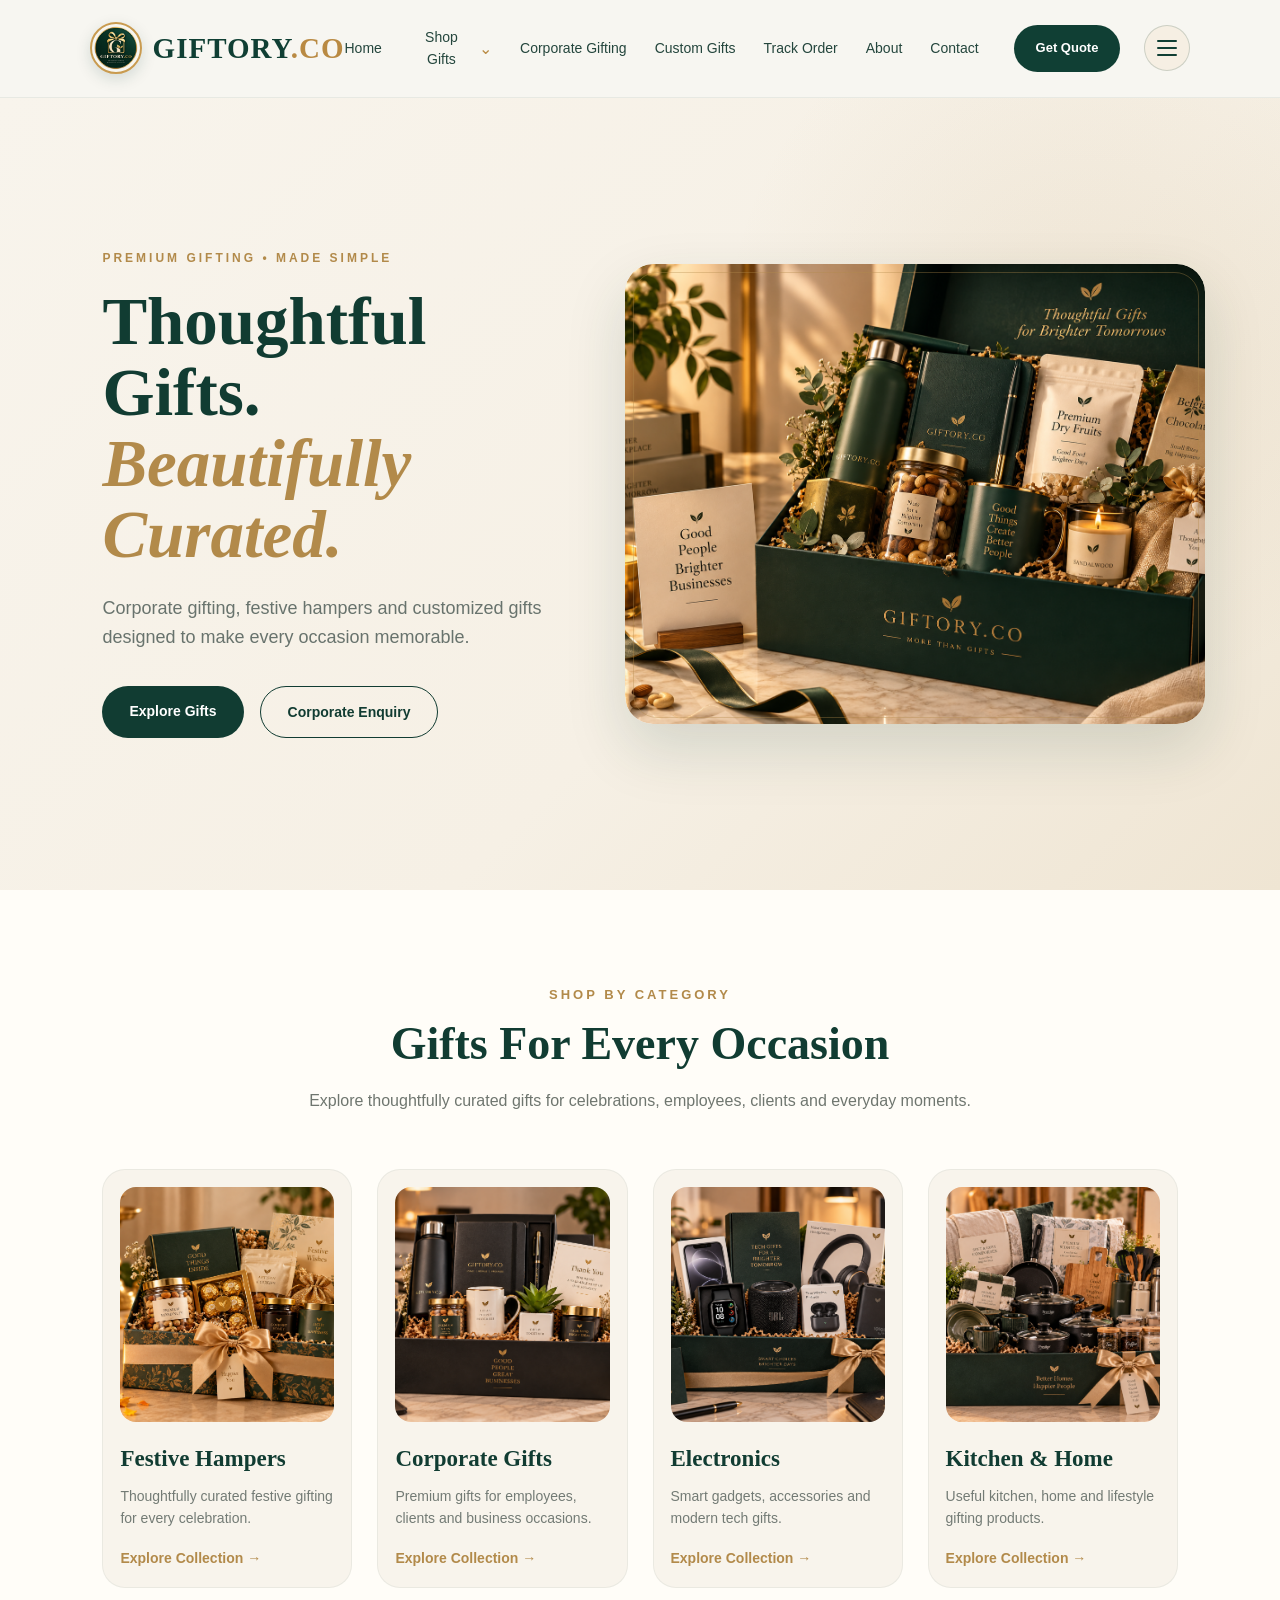
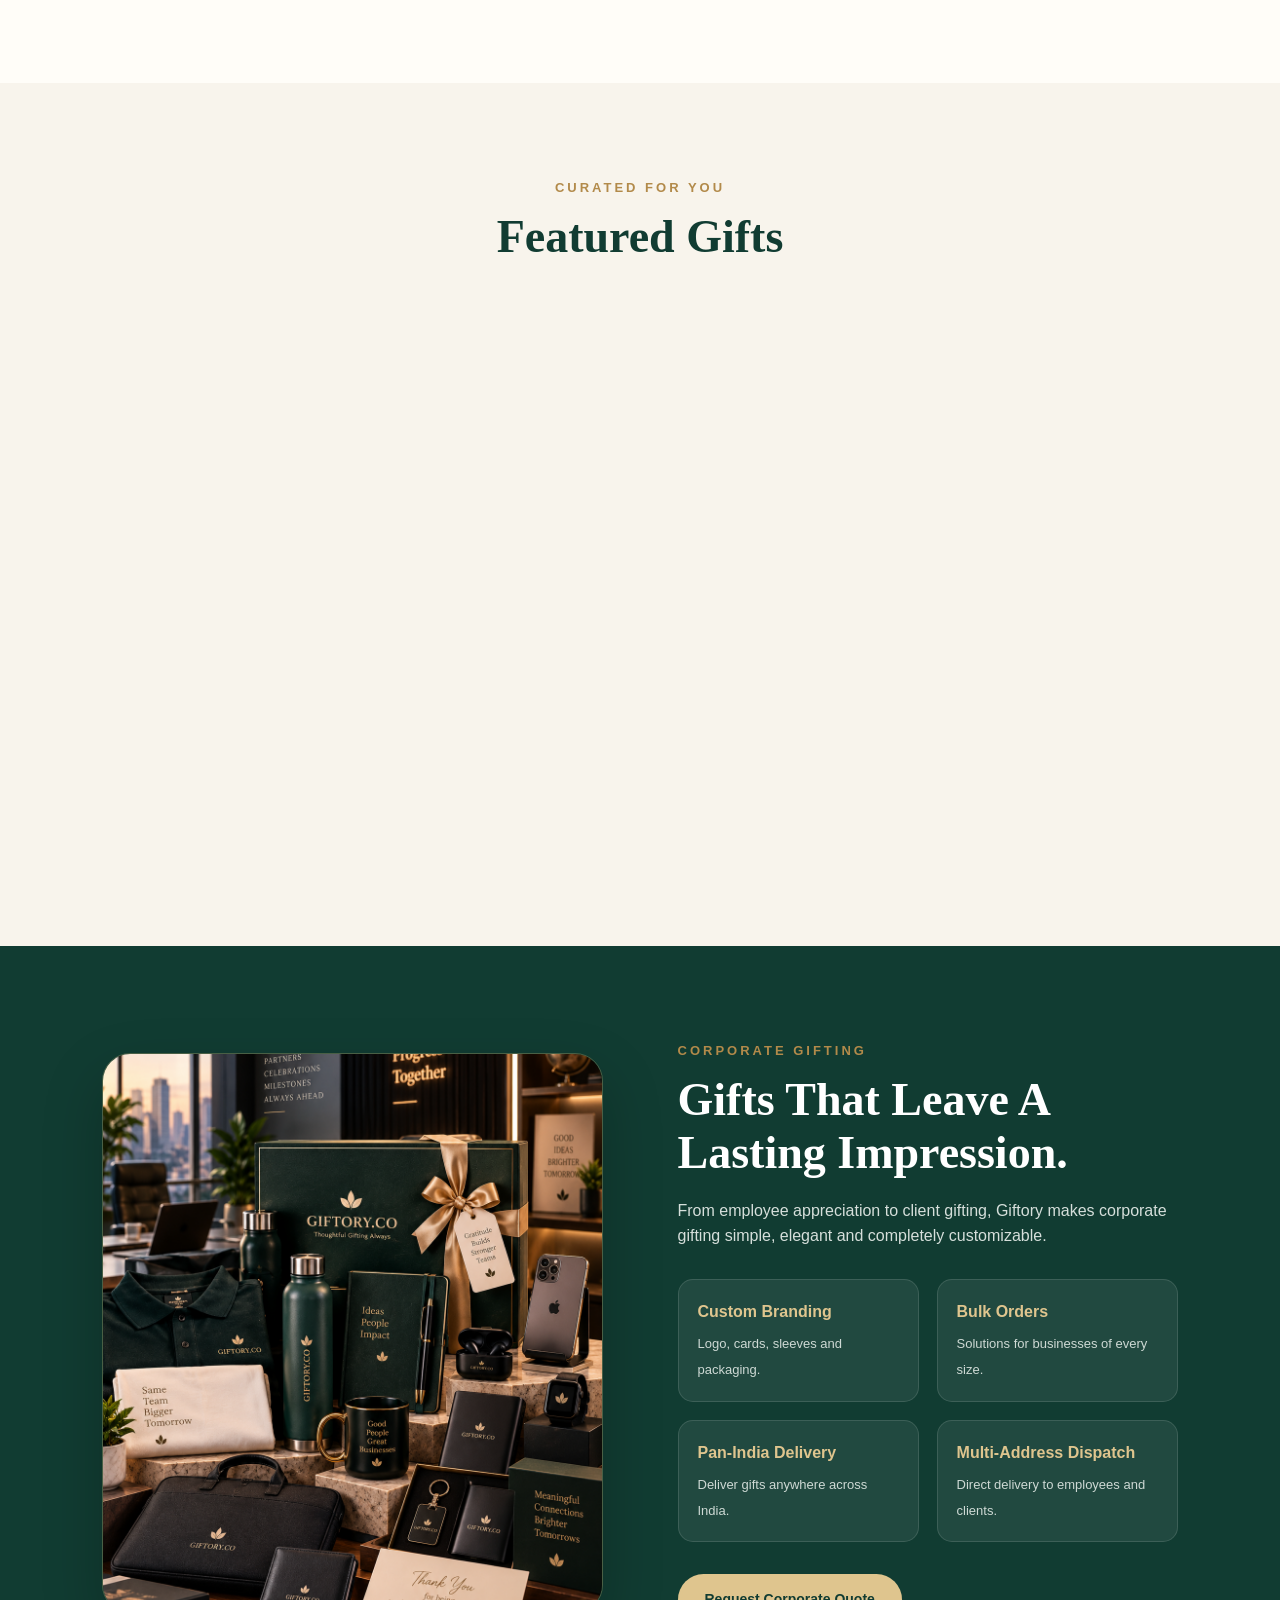
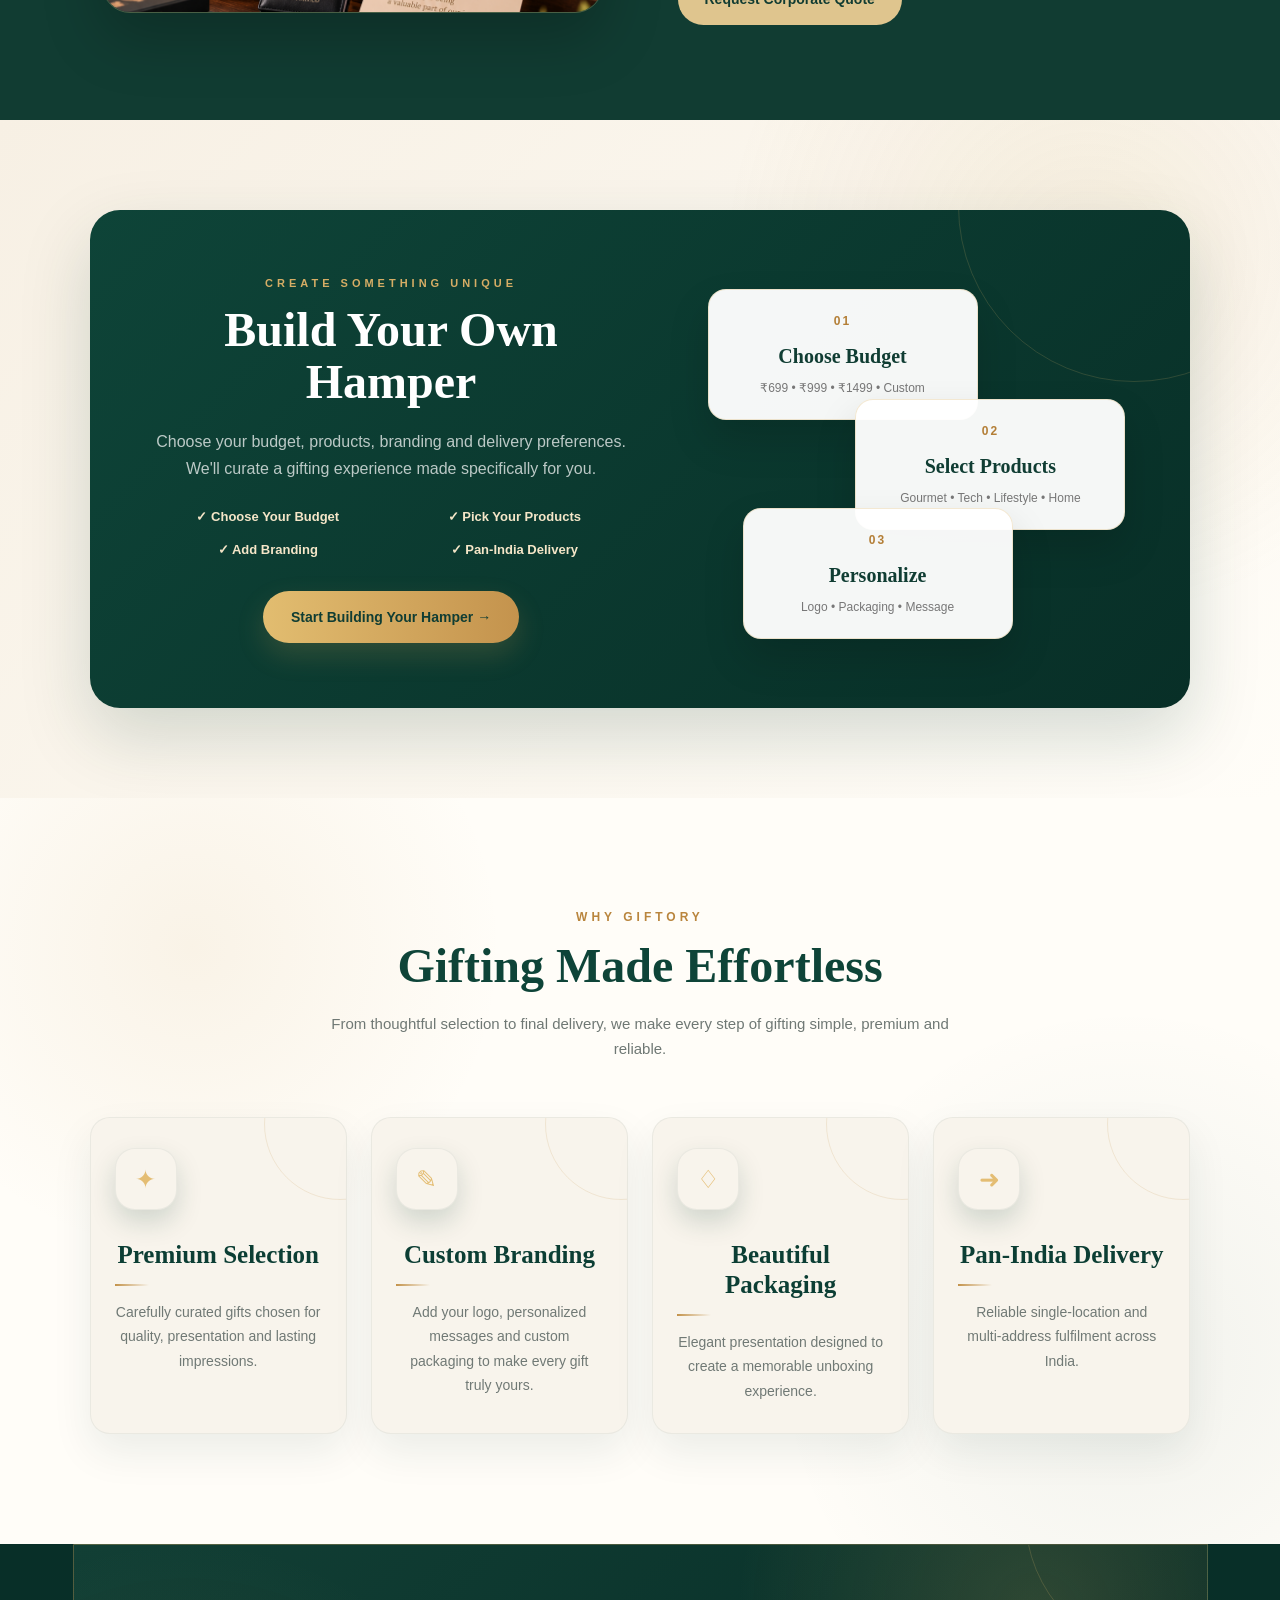
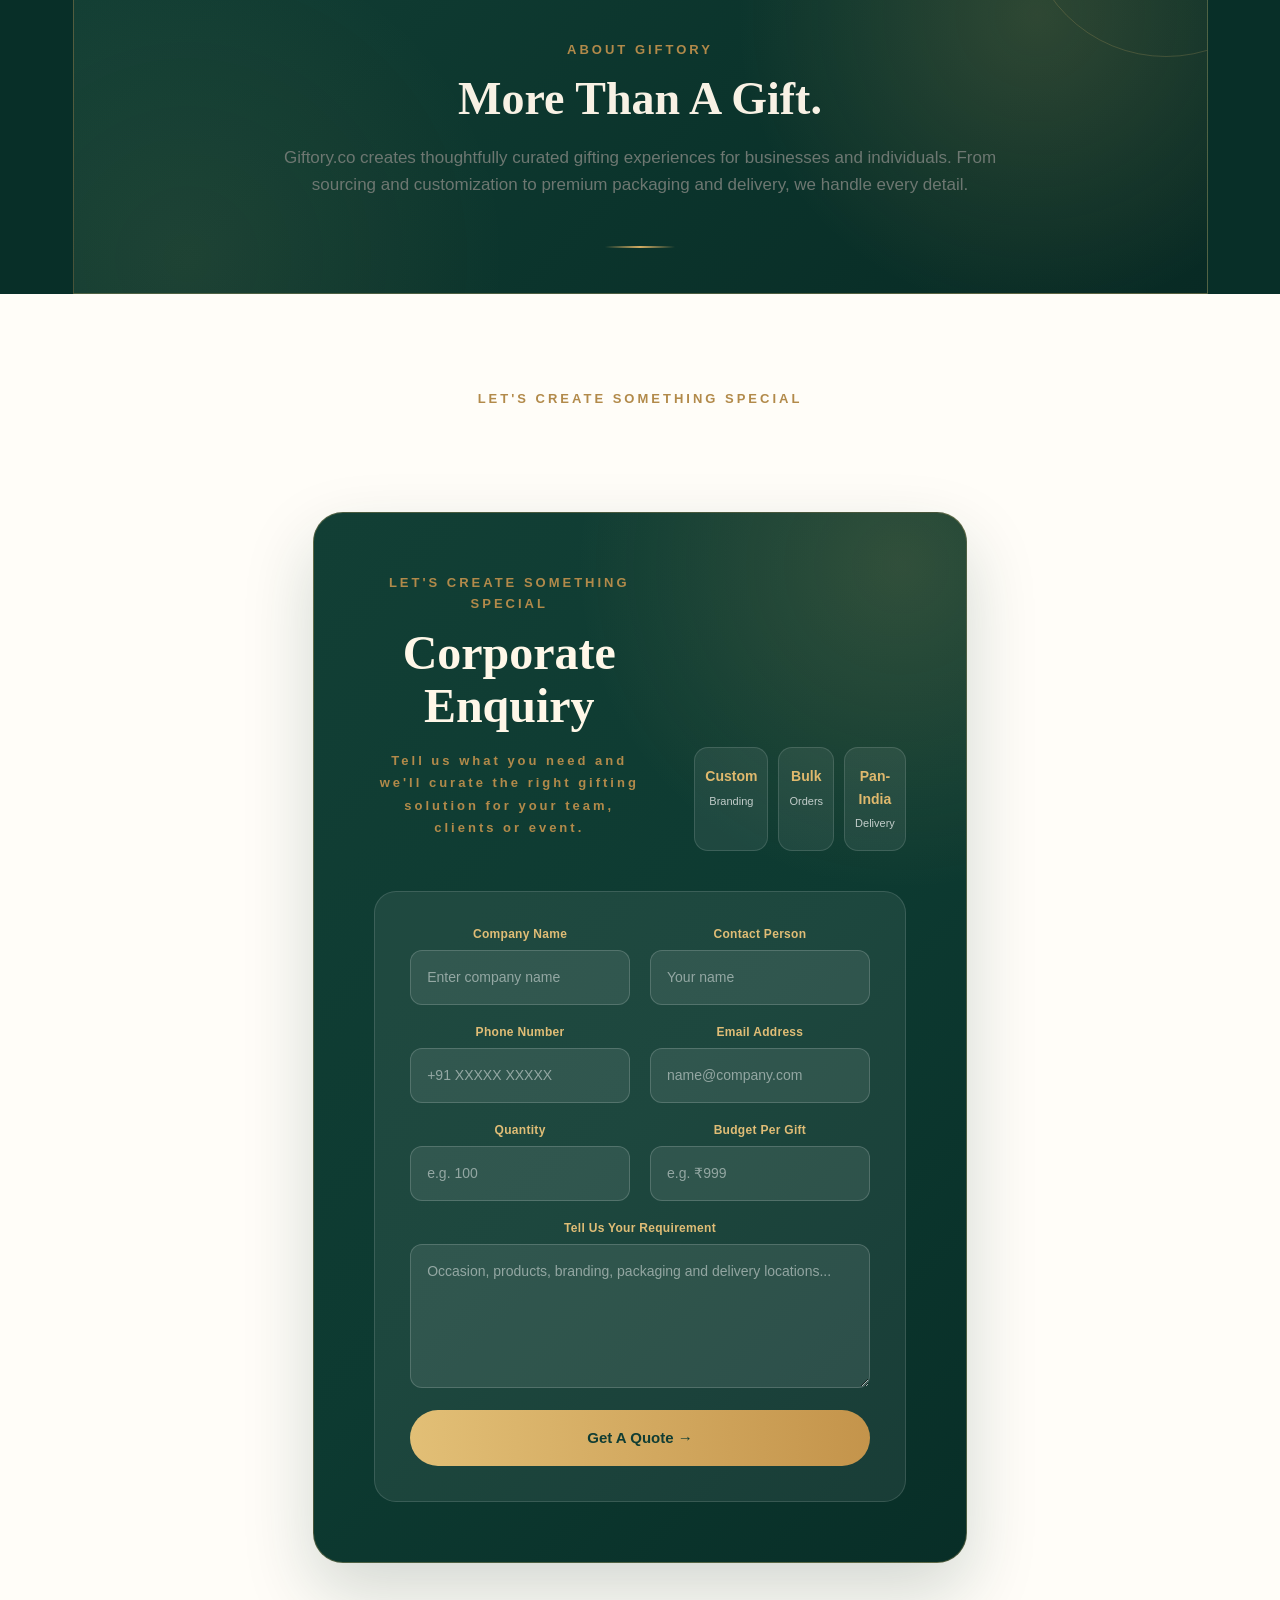
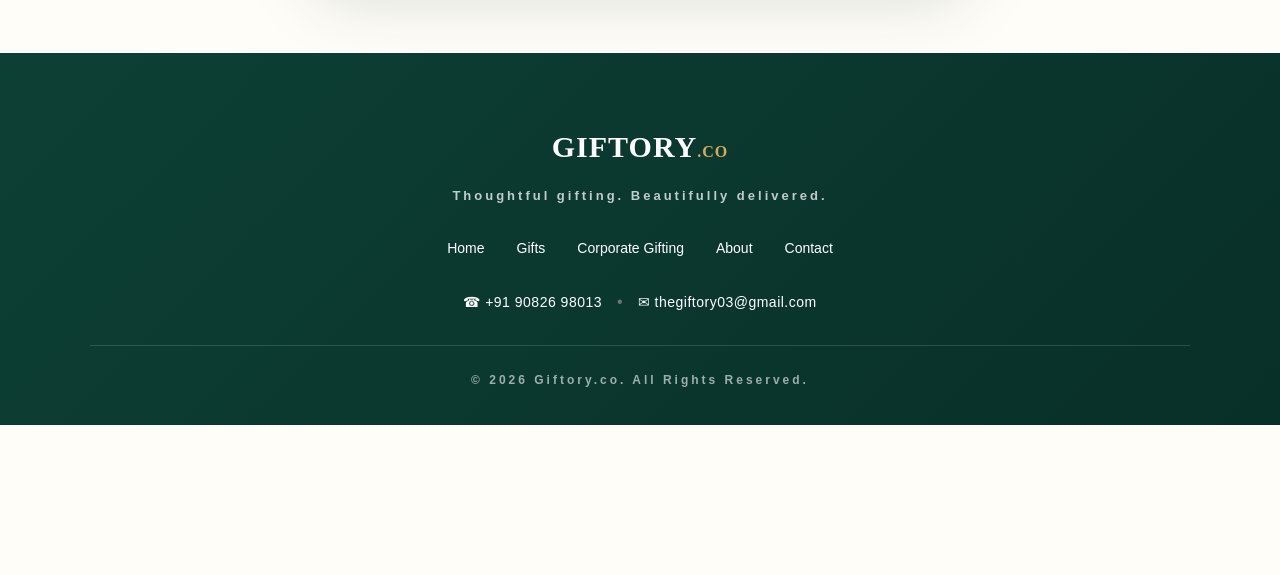
<file: index.html>
<!DOCTYPE html>
<html lang="en">
<head>
  <meta charset="UTF-8">
  <meta name="viewport" content="width=device-width, initial-scale=1.0">

  <title>Giftory.co | Premium Corporate Gifting</title>

  <link rel="stylesheet" href="style.css">
</head>

<body>

  <!-- ========================================
     HEADER
========================================= -->

<header class="header">

  <a href="#home" class="logo brand-logo">

  <img
    src="giftory_logo.png"
    alt="Giftory Logo"
    class="header-logo-img"
  >

  <span class="brand-name">
    GIFTORY<span>.CO</span>
  </span>

</a>


  <!-- DESKTOP NAVIGATION -->
  <nav class="navbar">

    <a href="#home">
      Home
    </a>

    <div class="shop-dropdown">

  <button
    type="button"
    class="shop-dropdown-btn"
    id="shopDropdownBtn"
  >
    Shop Gifts
    <span class="shop-arrow">⌄</span>
  </button>

  <div
    class="shop-dropdown-menu"
    id="shopDropdownMenu"
  >

    <a href="festive-gifts.html">
      <strong>Festive Hampers</strong>
      <small>Diwali & festive gifting</small>
    </a>

    <a href="corporate-gifts.html">
      <strong>Corporate Gifts</strong>
      <small>Employee & client gifting</small>
    </a>

    <a href="electronics.html">
      <strong>Electronics</strong>
      <small>Earbuds, watches & gadgets</small>
    </a>

    <a href="kitchen-home.html">
      <strong>Kitchen & Home</strong>
      <small>Home, kitchen & lifestyle</small>
    </a>

  </div>

</div>
    <a href="#corporate">
      Corporate Gifting
    </a>

    <a href="custom-hamper.html">
      Custom Gifts
    </a>
    <a href="tracking.html">Track Order</a>

    <a href="#about">
      About
    </a>

    <a href="#contact">
      Contact
    </a>

  </nav>


  <!-- RIGHT SIDE -->
  <div class="header-actions">

    <a
      href="#contact"
      class="nav-btn"
    >
      Get Quote
    </a>


    <!-- HAMBURGER -->
    <button
      class="menu-toggle"
      id="menuToggle"
      type="button"
      aria-label="Open navigation menu"
      aria-expanded="false"
    >
      <span></span>
      <span></span>
      <span></span>
    </button>

  </div>


  <!-- HAMBURGER DROPDOWN -->
  <div
    class="mobile-menu"
    id="mobileMenu"
  >

    <a href="#home">
      Home
    </a>

    <div class="mobile-shop-categories">

  <button
    type="button"
    class="mobile-shop-btn"
    id="mobileShopBtn"
  >
    Shop Gifts
    <span>+</span>
  </button>

  <div
    class="mobile-shop-menu"
    id="mobileShopMenu"
  >

    <a href="festive-gifts.html">
      Festive Hampers
    </a>

    <a href="corporate-gifts.html">
      Corporate Gifts
    </a>

    <a href="electronics.html">
      Electronics
    </a>

    <a href="kitchen-home.html">
      Kitchen & Home
    </a>

  </div>

</div>

    <a href="#featured">
      Featured Hampers
    </a>

    <a href="#corporate">
      Corporate Gifting
    </a>

    <a href="custom-hamper.html">
      Build Your Own Hamper
    </a>

    <a href="#why-giftory">
      Why Giftory
    </a>
    <a href="tracking.html">
  Track Order
</a>

    <a href="#about">
      About Giftory
    </a>

    <a href="#contact">
      Corporate Enquiry
    </a>

    <a
      href="#contact"
      class="mobile-quote-btn"
    >
      Get A Quote →
    </a>

  </div>

</header>
  <!-- HERO -->
  <section class="hero" id="home">

    <div class="hero-content">

      <p class="hero-small">PREMIUM GIFTING • MADE SIMPLE</p>

      <h1>
        Thoughtful Gifts.<br>
        <span>Beautifully Curated.</span>
      </h1>

      <p class="hero-text">
        Corporate gifting, festive hampers and customized gifts
        designed to make every occasion memorable.
      </p>

      <div class="hero-buttons">
        <a href="#categories" class="btn-primary">
          Explore Gifts
        </a>

        <a href="#contact" class="btn-secondary">
          Corporate Enquiry
        </a>
      </div>

    </div>

    <div class="hero-image">
  <img src="giftory_hero.png" alt="Giftory Premium Gift Hamper">
</div>

  </section>


  <section class="section categories" id="categories">

  <div class="section-heading">

    <p>SHOP BY CATEGORY</p>

    <h2>
      Gifts For Every Occasion
    </h2>

    <span>
      Explore thoughtfully curated gifts for celebrations,
      employees, clients and everyday moments.
    </span>

  </div>


  <div class="category-grid">


    <!-- FESTIVE HAMPERS -->

    <a
      href="festive-gifts.html"
      class="category-card category-card-link"
    >

      <div class="category-image">

        <img
          src="giftory.c.png"
          alt="Festive Hampers"
        >

      </div>

      <h3>
        Festive Hampers
      </h3>

      <p>
        Thoughtfully curated festive gifting
        for every celebration.
      </p>

      <span class="category-explore">
        Explore Collection →
      </span>

    </a>



    <!-- CORPORATE GIFTS -->

    <a
      href="corporate-gifts.html"
      class="category-card category-card-link"
    >

      <div class="category-image">

        <img
          src="giftory.cor.png"
          alt="Corporate Gifts"
        >

      </div>

      <h3>
        Corporate Gifts
      </h3>

      <p>
        Premium gifts for employees,
        clients and business occasions.
      </p>

      <span class="category-explore">
        Explore Collection →
      </span>

    </a>



    <!-- ELECTRONICS -->

    <a
      href="electronics.html"
      class="category-card category-card-link"
    >

      <div class="category-image">

        <img
          src="giftory.e.png"
          alt="Electronics Gifts"
        >

      </div>

      <h3>
        Electronics
      </h3>

      <p>
        Smart gadgets, accessories
        and modern tech gifts.
      </p>

      <span class="category-explore">
        Explore Collection →
      </span>

    </a>



    <!-- KITCHEN & HOME -->

    <a
      href="kitchen-home.html"
      class="category-card category-card-link"
    >

      <div class="category-image">

        <img
          src="giftory.k.png"
          alt="Kitchen and Home Gifts"
        >

      </div>

      <h3>
        Kitchen & Home
      </h3>

      <p>
        Useful kitchen, home
        and lifestyle gifting products.
      </p>

      <span class="category-explore">
        Explore Collection →
      </span>

    </a>


  </div>

</section>

  <!-- FEATURED PRODUCTS -->
  <section class="featured section">

    <div class="section-heading">
      <p>CURATED FOR YOU</p>
      <h2>Featured Gifts</h2>
    </div>


    <div class="product-grid">

      <div class="product-card">

  <div class="product-image">
    <img src="./giftory_699.png" alt="Utsav Gift Hamper">
  </div>

  <p class="product-category">
    FESTIVE HAMPER
  </p>

  <h3>Utsav Gift Hamper</h3>

  <p class="price">
    Starting ₹699
  </p>

  <button>
    Get Quote
  </button>

</div>


      <div class="product-card">

  <div class="product-image">
    <img src="./giftory_999.png" alt="Signature Gift Hamper">
  </div>

  <p class="product-category">
    PREMIUM HAMPER
  </p>

  <h3>Signature Gift Hamper</h3>

  <p class="price">
    Starting ₹999
  </p>

  <button>
    Get Quote
  </button>

</div>


      <div class="product-card">

  <div class="product-image">
    <img src="./giftory_1499.png" alt="Luxe Gift Hamper">
  </div>

  <p class="product-category">
    LUXURY HAMPER
  </p>

  <h3>Luxe Gift Hamper</h3>

  <p class="price">
    Starting ₹1,499
  </p>

  <button>
    Get Quote
  </button>

</div>

    </div>

  </section>


  <!-- CORPORATE GIFTING -->
  <section class="corporate section" id="corporate">

    <div class="corporate-image">
  <img src="./giftory_corporate.png" alt="Giftory Corporate Gifting">
</div>


    <div class="corporate-content">

      <p class="section-label">
        CORPORATE GIFTING
      </p>

      <h2>
        Gifts That Leave
        A Lasting Impression.
      </h2>

      <p>
        From employee appreciation to client gifting,
        Giftory makes corporate gifting simple, elegant
        and completely customizable.
      </p>


      <div class="benefits">

        <div>
          <strong>Custom Branding</strong>
          <span>Logo, cards, sleeves and packaging.</span>
        </div>

        <div>
          <strong>Bulk Orders</strong>
          <span>Solutions for businesses of every size.</span>
        </div>

        <div>
          <strong>Pan-India Delivery</strong>
          <span>Deliver gifts anywhere across India.</span>
        </div>

        <div>
          <strong>Multi-Address Dispatch</strong>
          <span>Direct delivery to employees and clients.</span>
        </div>

      </div>


      <a href="#contact" class="btn-primary">
        Request Corporate Quote
      </a>

    </div>

  </section>


  <!-- CUSTOM HAMPER -->
<section class="custom section" id="custom">

  <div class="custom-wrap">

    <div class="custom-content">

      <p class="custom-eyebrow">
        CREATE SOMETHING UNIQUE
      </p>

      <h2>
        Build Your Own Hamper
      </h2>

      <p class="custom-text">
        Choose your budget, products, branding and delivery preferences.
        We'll curate a gifting experience made specifically for you.
      </p>

      <div class="custom-features">

        <span>✓ Choose Your Budget</span>
        <span>✓ Pick Your Products</span>
        <span>✓ Add Branding</span>
        <span>✓ Pan-India Delivery</span>

      </div>

      <a
        href="custom-hamper.html"
        class="custom-btn"
      >
        Start Building Your Hamper →
      </a>

    </div>


    <div class="custom-visual">

      <div class="custom-card custom-card-one">
        <span>01</span>
        <strong>Choose Budget</strong>
        <p>₹699 • ₹999 • ₹1499 • Custom</p>
      </div>


      <div class="custom-card custom-card-two">
        <span>02</span>
        <strong>Select Products</strong>
        <p>Gourmet • Tech • Lifestyle • Home</p>
      </div>


      <div class="custom-card custom-card-three">
        <span>03</span>
        <strong>Personalize</strong>
        <p>Logo • Packaging • Message</p>
      </div>

    </div>

  </div>

</section>


  <!-- ========================================
     WHY GIFTORY
========================================= -->

<section class="why-giftory section" id="why-giftory">

  <div class="why-heading">

    <p>WHY GIFTORY</p>

    <h2>
      Gifting Made Effortless
    </h2>

    <span>
      From thoughtful selection to final delivery,
      we make every step of gifting simple, premium and reliable.
    </span>

  </div>


  <div class="why-grid">


    <!-- PREMIUM SELECTION -->
    <div class="why-card">

      <div class="why-icon">
        ✦
      </div>

      <h3>
        Premium Selection
      </h3>

      <p>
        Carefully curated gifts chosen for quality,
        presentation and lasting impressions.
      </p>

    </div>


    <!-- CUSTOM BRANDING -->
    <div class="why-card">

      <div class="why-icon">
        ✎
      </div>

      <h3>
        Custom Branding
      </h3>

      <p>
        Add your logo, personalized messages and
        custom packaging to make every gift truly yours.
      </p>

    </div>


    <!-- BEAUTIFUL PACKAGING -->
    <div class="why-card">

      <div class="why-icon">
        ♢
      </div>

      <h3>
        Beautiful Packaging
      </h3>

      <p>
        Elegant presentation designed to create a
        memorable unboxing experience.
      </p>

    </div>


    <!-- PAN INDIA DELIVERY -->
    <div class="why-card">

      <div class="why-icon">
        ➜
      </div>

      <h3>
        Pan-India Delivery
      </h3>

      <p>
        Reliable single-location and multi-address
        fulfilment across India.
      </p>

    </div>


  </div>

</section>


  <!-- ABOUT -->
  <section class="about section" id="about">

    <div class="about-content">

      <p class="section-label">
        ABOUT GIFTORY
      </p>

      <h2>
        More Than A Gift.
      </h2>

      <p>
        Giftory.co creates thoughtfully curated gifting
        experiences for businesses and individuals.
        From sourcing and customization to premium packaging
        and delivery, we handle every detail.
      </p>

    </div>

  </section>


  <!-- CONTACT -->
  <section class="contact section" id="contact">

    <div class="section-heading">

      <p>LET'S CREATE SOMETHING SPECIAL</p>

      <!-- ========================================
     CORPORATE ENQUIRY
========================================= -->

<section class="giftory-corp-section" id="contact">

  <div class="giftory-corp-box">


    <!-- TOP CONTENT -->
    <div class="giftory-corp-header">

      <div class="giftory-corp-title">

        <p class="giftory-corp-tag">
          LET'S CREATE SOMETHING SPECIAL
        </p>

        <h2>
          Corporate Enquiry
        </h2>

        <p class="giftory-corp-description">
          Tell us what you need and we'll curate the right gifting
          solution for your team, clients or event.
        </p>

      </div>


      <!-- BENEFITS -->
      <div class="giftory-corp-benefits">

        <div>
          <strong>Custom</strong>
          <span>Branding</span>
        </div>

        <div>
          <strong>Bulk</strong>
          <span>Orders</span>
        </div>

        <div>
          <strong>Pan-India</strong>
          <span>Delivery</span>
        </div>

      </div>

    </div>


    <!-- FORM -->
    <form
      class="giftory-corp-form"
      id="corporateEnquiryForm"
    >

      <div class="giftory-corp-grid">


        <!-- COMPANY -->
        <div class="giftory-corp-field">

          <label for="companyName">
            Company Name
          </label>

          <input
            type="text"
            id="companyName"
            placeholder="Enter company name"
            required
          >

        </div>


        <!-- CONTACT PERSON -->
        <div class="giftory-corp-field">

          <label for="contactPerson">
            Contact Person
          </label>

          <input
            type="text"
            id="contactPerson"
            placeholder="Your name"
            required
          >

        </div>


        <!-- PHONE -->
        <div class="giftory-corp-field">

          <label for="corporatePhone">
            Phone Number
          </label>

          <input
            type="tel"
            id="corporatePhone"
            placeholder="+91 XXXXX XXXXX"
            required
          >

        </div>


        <!-- EMAIL -->
        <div class="giftory-corp-field">

          <label for="corporateEmail">
            Email Address
          </label>

          <input
            type="email"
            id="corporateEmail"
            placeholder="name@company.com"
          >

        </div>


        <!-- QUANTITY -->
        <div class="giftory-corp-field">

          <label for="corporateQuantity">
            Quantity
          </label>

          <input
            type="number"
            id="corporateQuantity"
            placeholder="e.g. 100"
            min="1"
            required
          >

        </div>


        <!-- BUDGET -->
        <div class="giftory-corp-field">

          <label for="corporateBudget">
            Budget Per Gift
          </label>

          <input
            type="text"
            id="corporateBudget"
            placeholder="e.g. ₹999"
          >

        </div>

      </div>


      <!-- REQUIREMENT -->
      <div class="giftory-corp-field giftory-corp-message">

        <label for="corporateRequirement">
          Tell Us Your Requirement
        </label>

        <textarea
          id="corporateRequirement"
          rows="5"
          placeholder="Occasion, products, branding, packaging and delivery locations..."
        ></textarea>

      </div>


      <!-- BUTTON -->
      <button
        type="submit"
        class="giftory-corp-submit"
      >
        Get A Quote →
      </button>


    </form>

  </div>

</section>


  <!-- FOOTER -->
  <footer class="footer">

    <div class="footer-logo">
      GIFTORY<span>.CO</span>
    </div>

    <p>
      Thoughtful gifting. Beautifully delivered.
    </p>

    <div class="footer-links">
      <a href="#home">Home</a>
      <a href="#categories">Gifts</a>
      <a href="#corporate">Corporate Gifting</a>
      <a href="#about">About</a>
      <a href="#contact">Contact</a>
    </div>
    <div class="footer-contact-info">

  <a href="tel:+919082698013">
    ☎ +91 90826 98013
  </a>

  <span class="footer-contact-divider">•</span>

  <a href="mailto:thegiftory03@gmail.com">
    ✉ thegiftory03@gmail.com
  </a>

</div>

    <p class="copyright">
      © 2026 Giftory.co. All Rights Reserved.
    </p>

  </footer>


  <script src="script.js"></script>

</body>
</html>
</file>
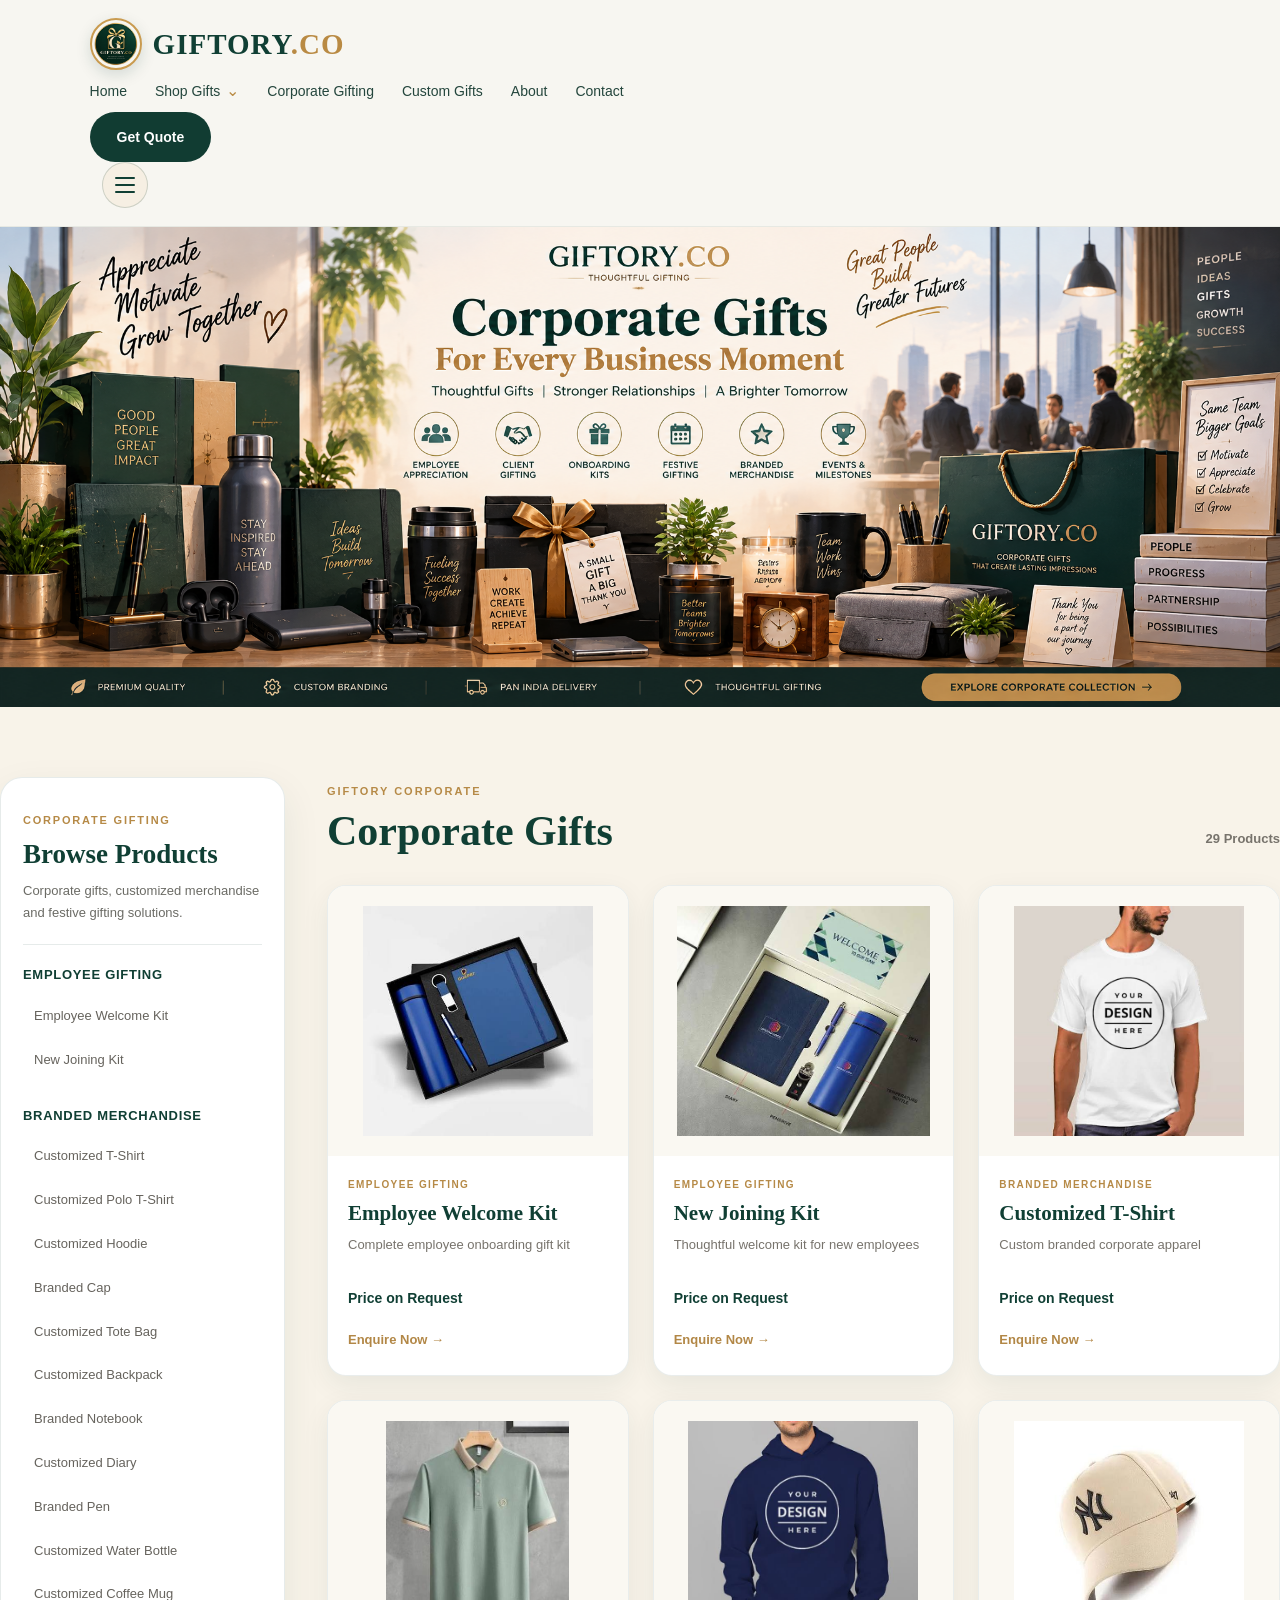
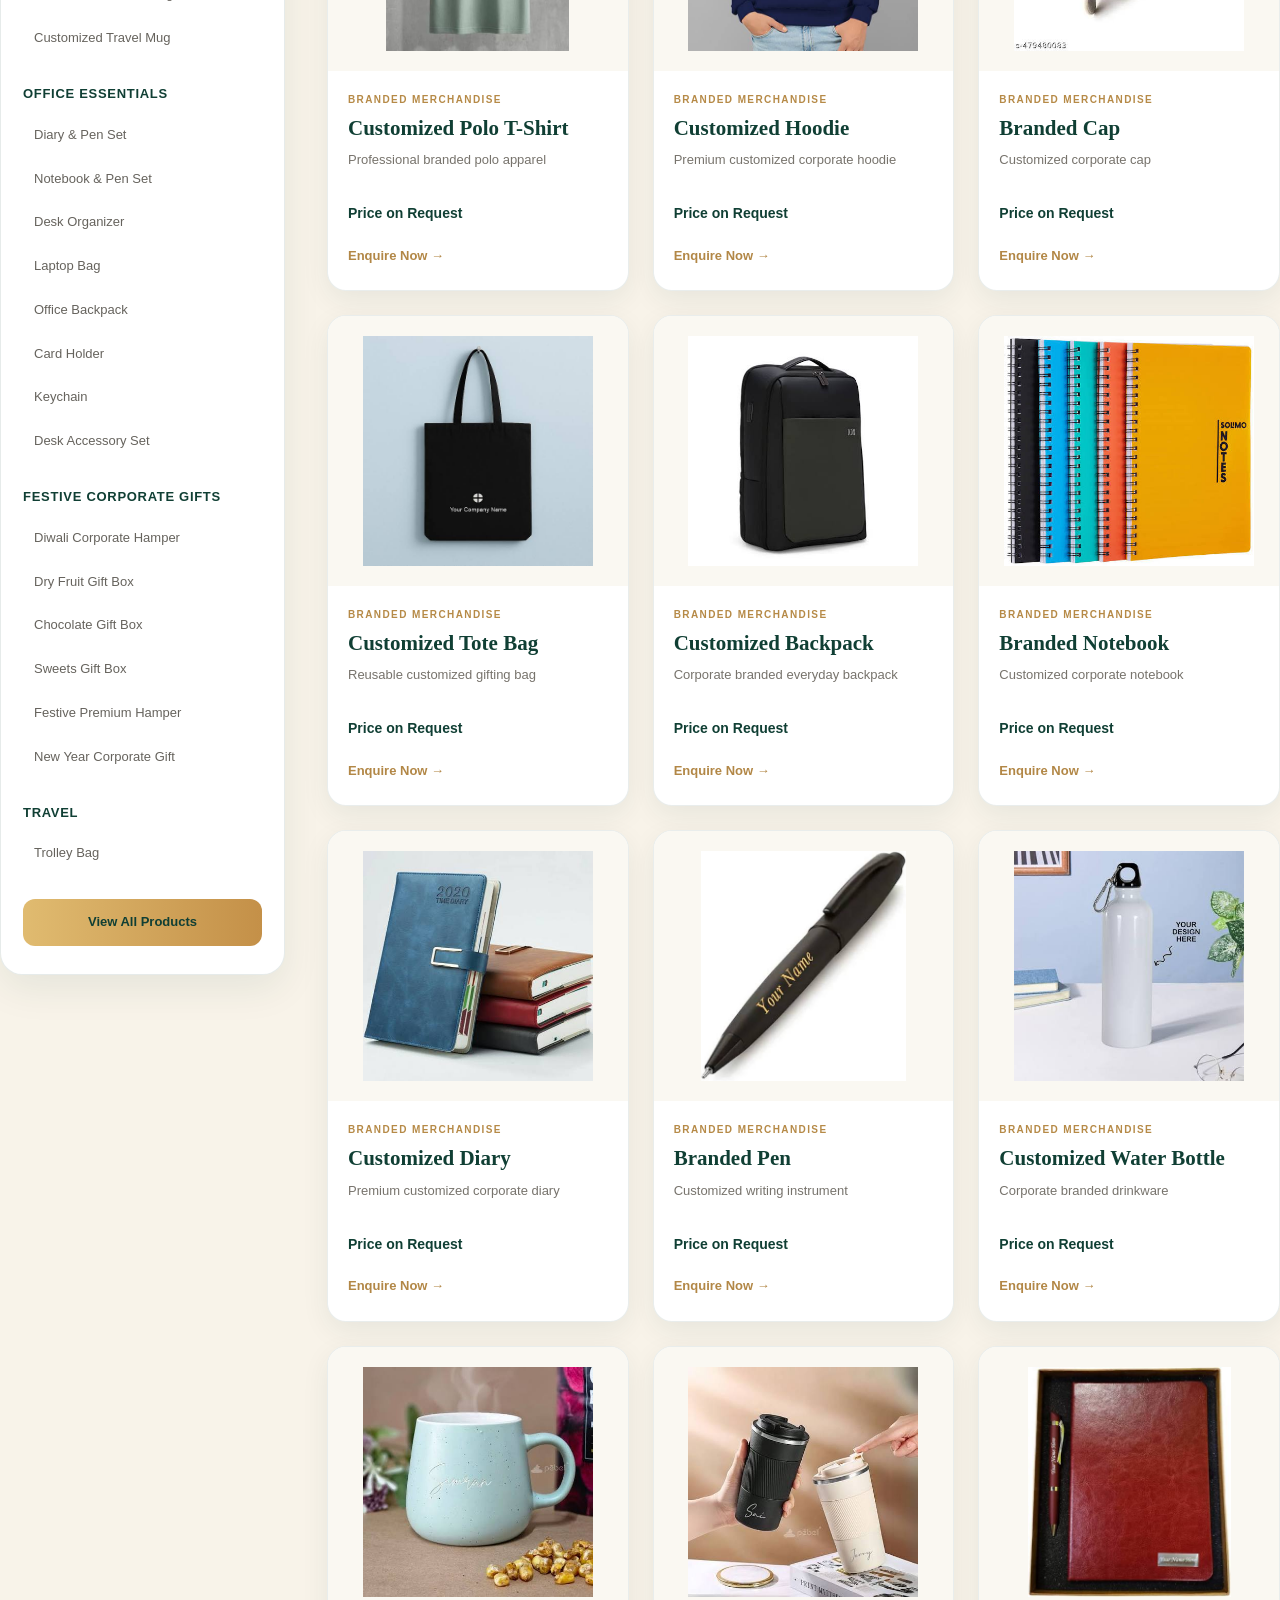
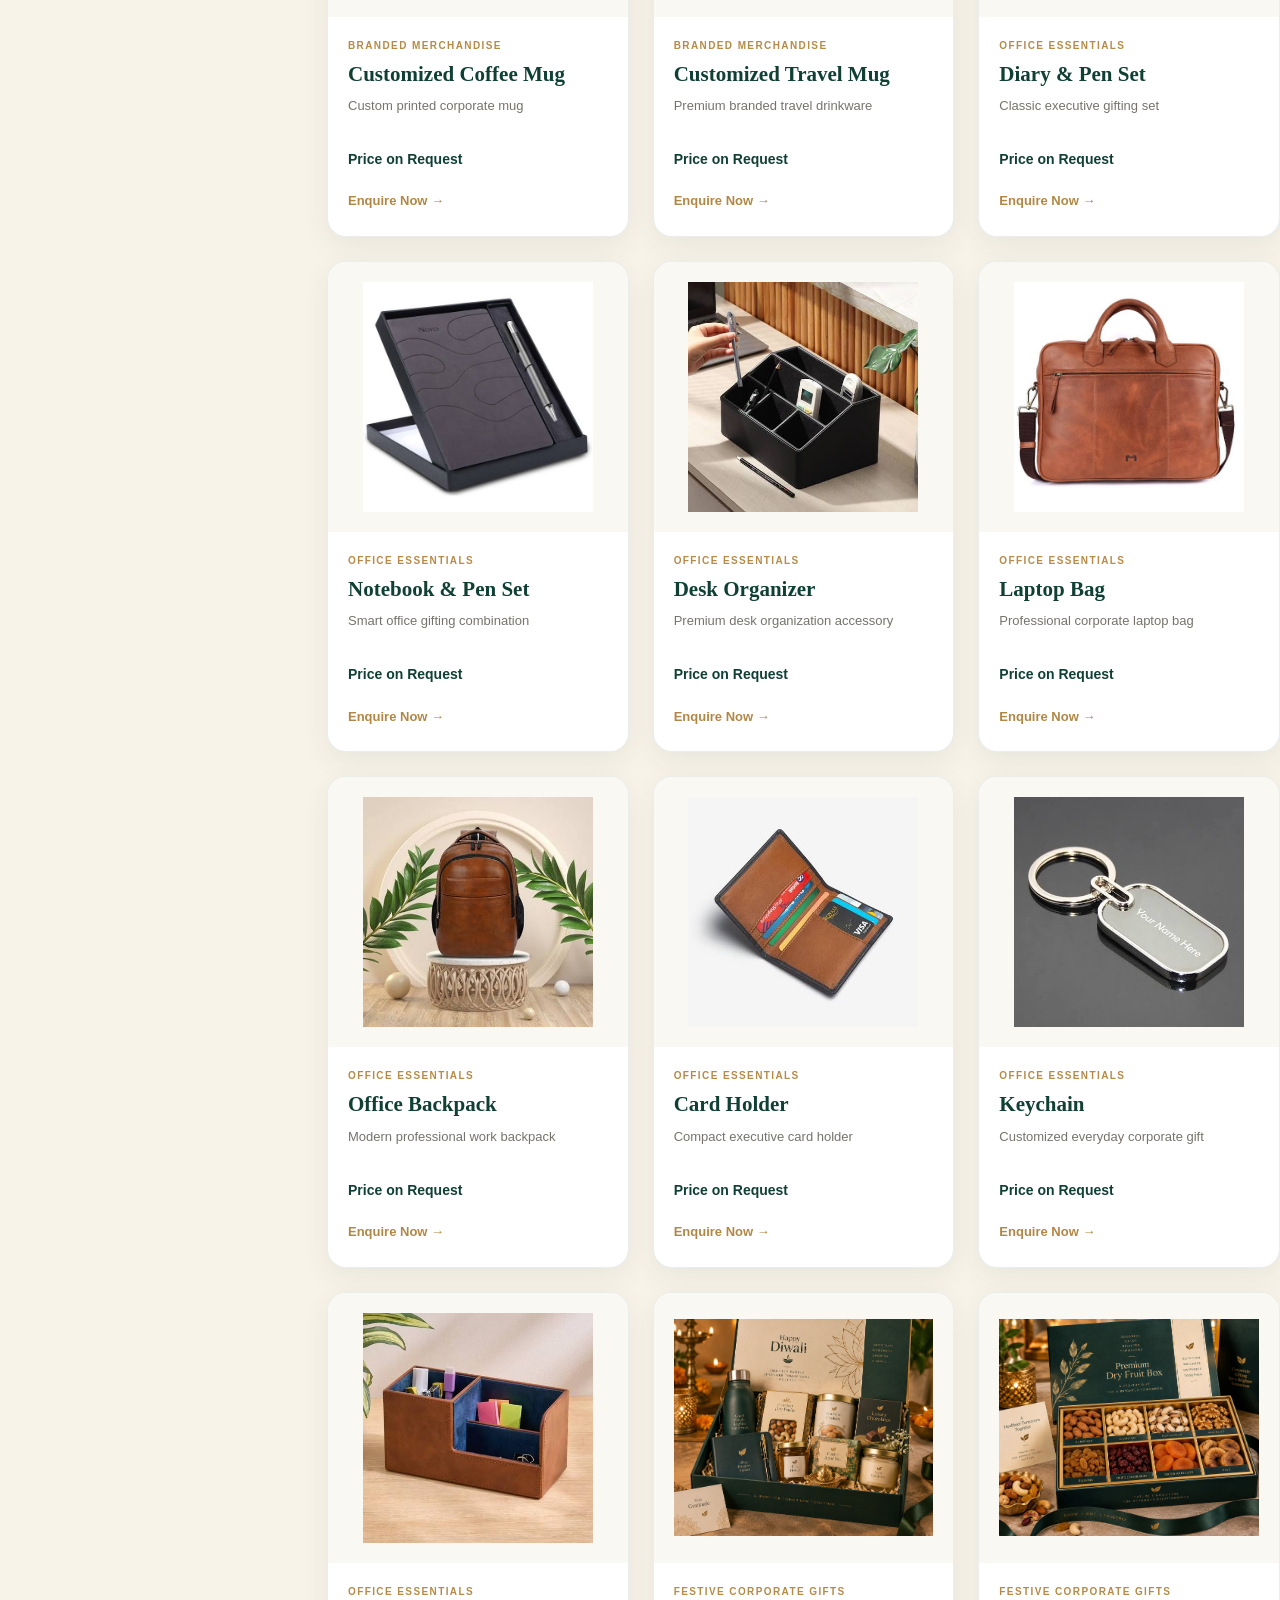
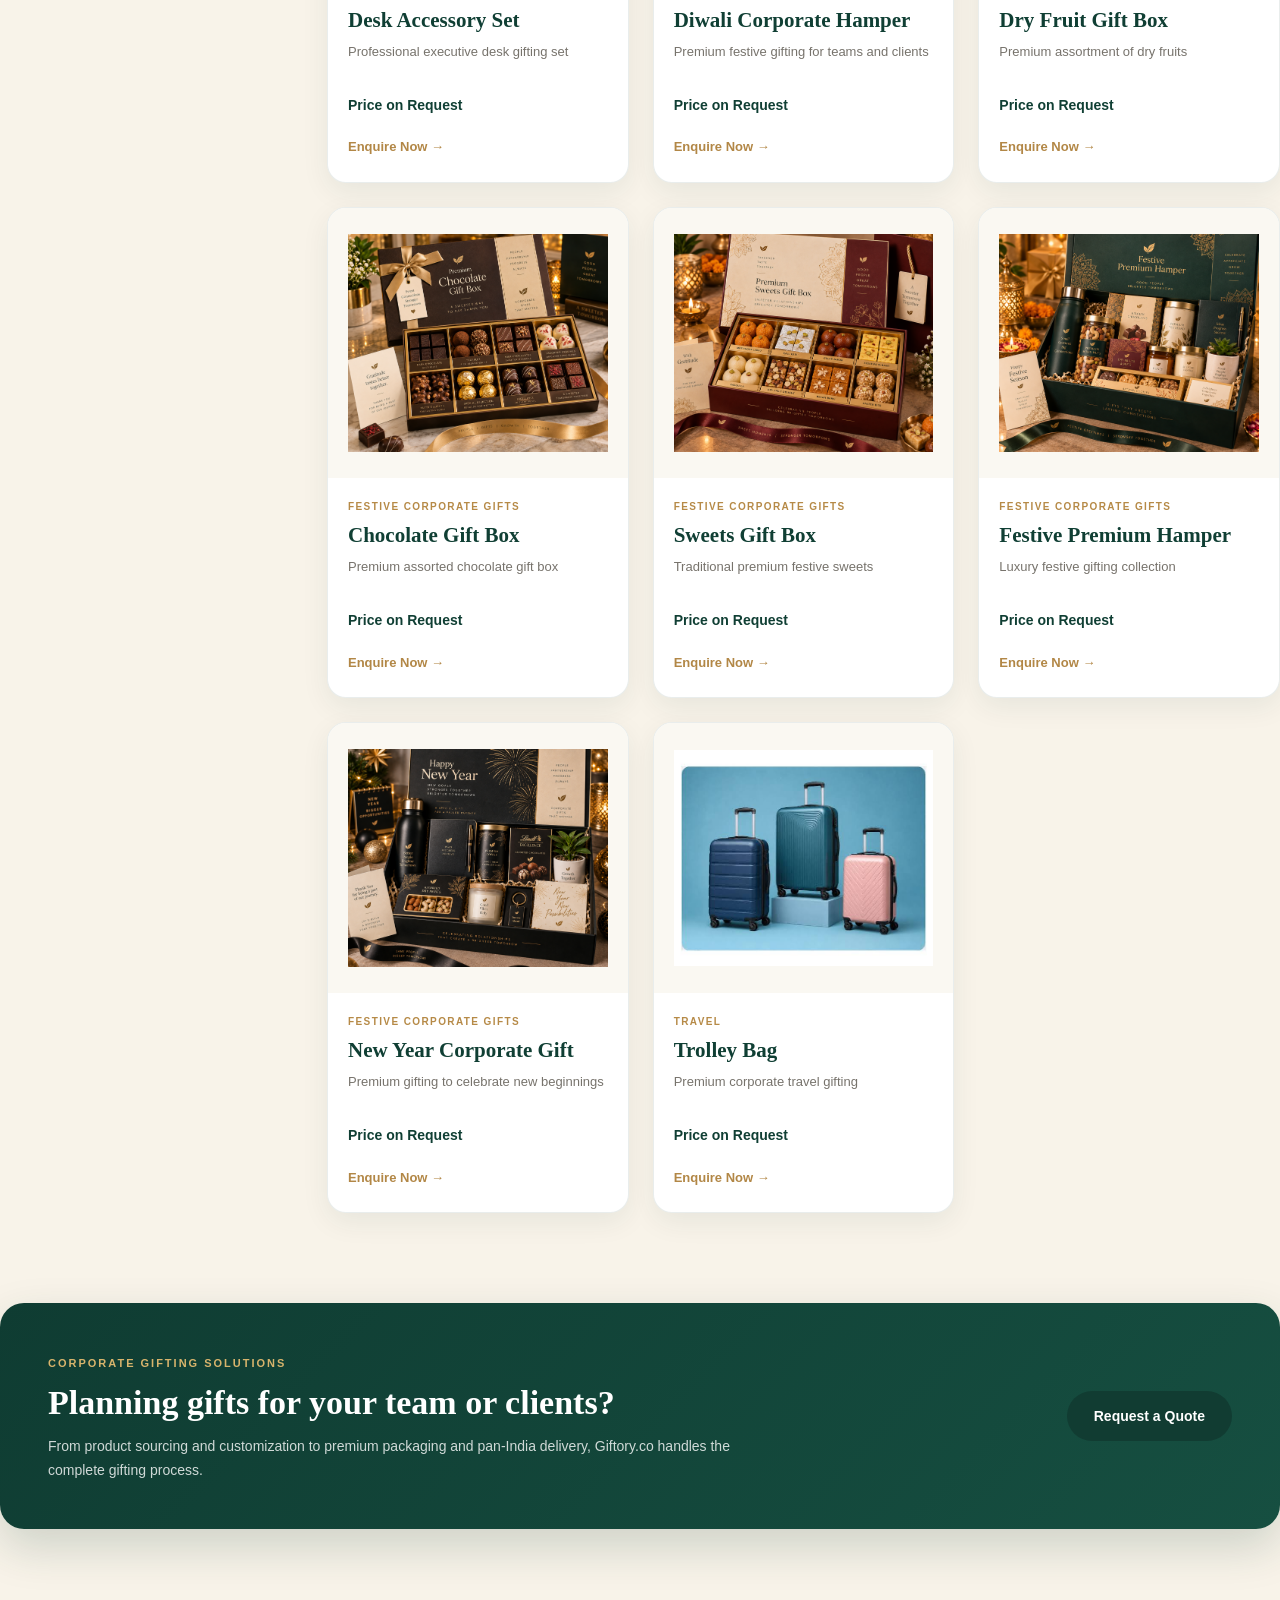
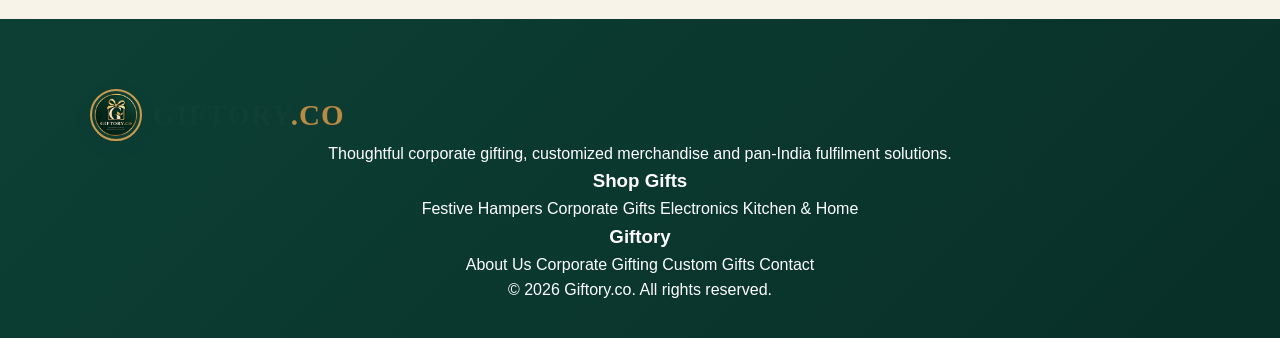
<file: corporate-gifts.html>
<!DOCTYPE html>
<html lang="en">

<head>
  <meta charset="UTF-8">
  <meta name="viewport" content="width=device-width, initial-scale=1.0">

  <title>Corporate Gifts | Giftory.co</title>

  <meta
    name="description"
    content="Corporate gifting solutions by Giftory.co including employee kits, branded merchandise, office gifts, festive hampers and trolley bags."
  >

  <link rel="stylesheet" href="style.css">
  <link rel="stylesheet" href="corporate.css">
</head>

<body>


<!-- =========================================
HEADER
========================================= -->

<header class="header">

  <div class="container header-inner">

    <a href="index.html" class="logo brand-logo">

      <img
        src="giftory_logo.png"
        alt="Giftory Logo"
        class="header-logo-img"
      >

      <span class="brand-name">
        GIFTORY<span>.CO</span>
      </span>

    </a>


    <nav class="navbar">

      <a href="index.html">Home</a>


      <div class="shop-dropdown">

        <button
          type="button"
          class="shop-dropdown-btn"
          id="shopDropdownBtn"
        >
          Shop Gifts
          <span class="shop-arrow">⌄</span>
        </button>

        <div
          class="shop-dropdown-menu"
          id="shopDropdownMenu"
        >

          <a href="festive-gifts.html">
            <strong>Festive Hampers</strong>
            <small>Diwali & festive gifting</small>
          </a>

          <a href="corporate-gifts.html">
            <strong>Corporate Gifts</strong>
            <small>Employee & client gifting</small>
          </a>

          <a href="electronics.html">
            <strong>Electronics</strong>
            <small>Earbuds, watches & gadgets</small>
          </a>

          <a href="kitchen-home.html">
            <strong>Kitchen & Home</strong>
            <small>Home, kitchen & lifestyle</small>
          </a>

        </div>

      </div>


      <a href="index.html#corporate">
        Corporate Gifting
      </a>

      <a href="custom-hamper.html">
        Custom Gifts
      </a>

      <a href="index.html#about">
        About
      </a>

      <a href="index.html#contact">
        Contact
      </a>

    </nav>


    <a
      href="index.html#contact"
      class="btn btn-primary header-quote"
    >
      Get Quote
    </a>


    <button
      type="button"
      class="menu-toggle"
      id="menuToggle"
      aria-label="Open menu"
      aria-expanded="false"
    >
      <span></span>
      <span></span>
      <span></span>
    </button>

  </div>


  <!-- MOBILE MENU -->

  <div class="mobile-menu" id="mobileMenu">

    <a href="index.html">Home</a>


    <div class="mobile-shop-categories">

      <button
        type="button"
        class="mobile-shop-btn"
        id="mobileShopBtn"
      >
        Shop Gifts
        <span>+</span>
      </button>

      <div class="mobile-shop-menu">

        <a href="festive-gifts.html">
          Festive Hampers
        </a>

        <a href="corporate-gifts.html">
          Corporate Gifts
        </a>

        <a href="electronics.html">
          Electronics
        </a>

        <a href="kitchen-home.html">
          Kitchen & Home
        </a>

      </div>

    </div>


    <a href="index.html#corporate">
      Corporate Gifting
    </a>

    <a href="custom-hamper.html">
      Custom Gifts
    </a>

    <a href="index.html#about">
      About
    </a>

    <a href="index.html#contact">
      Contact
    </a>

  </div>

</header>



<!-- =========================================
HERO
========================================= -->

<section class="corporate-banner">

  <img
    src="corporate.png"
    alt="Giftory Corporate Gifting Collection"
  >

</section>



<!-- =========================================
CATALOGUE
========================================= -->

<section class="corporate-catalogue">

  <div class="container">

    <div class="corporate-layout">


      <!-- LEFT SIDEBAR -->

      <aside class="corporate-sidebar">

        <div class="corporate-sidebar-title">

          <span>CORPORATE GIFTING</span>

          <h2>
            Browse Products
          </h2>

          <p>
            Corporate gifts, customized merchandise
            and festive gifting solutions.
          </p>

        </div>


        <!-- EMPLOYEE -->

        <div class="corporate-filter-group">

          <h3>Employee Gifting</h3>

          <div class="corporate-filter-list">

            <button data-filter="welcome-kit">
              Employee Welcome Kit
            </button>

            <button data-filter="new-kit">
              New Joining Kit
            </button>

          </div>

        </div>


        <!-- BRANDED MERCHANDISE -->

        <div class="corporate-filter-group">

          <h3>Branded Merchandise</h3>

          <div class="corporate-filter-list">

            <button data-filter="tshirt">
              Customized T-Shirt
            </button>

            <button data-filter="polo">
              Customized Polo T-Shirt
            </button>

            <button data-filter="hoodie">
              Customized Hoodie
            </button>

            <button data-filter="cap">
              Branded Cap
            </button>

            <button data-filter="totebag">
              Customized Tote Bag
            </button>

            <button data-filter="backpack">
              Customized Backpack
            </button>

            <button data-filter="notebook">
              Branded Notebook
            </button>

            <button data-filter="diary">
              Customized Diary
            </button>

            <button data-filter="pen">
              Branded Pen
            </button>

            <button data-filter="waterbottle">
              Customized Water Bottle
            </button>

            <button data-filter="mug">
              Customized Coffee Mug
            </button>

            <button data-filter="travelmug">
              Customized Travel Mug
            </button>

          </div>

        </div>


        <!-- OFFICE -->

        <div class="corporate-filter-group">

          <h3>Office Essentials</h3>

          <div class="corporate-filter-list">

            <button data-filter="diary-pen-set">
              Diary & Pen Set
            </button>

            <button data-filter="notebook-pen-set">
              Notebook & Pen Set
            </button>

            <button data-filter="desk-organizer">
              Desk Organizer
            </button>

            <button data-filter="laptop-bag">
              Laptop Bag
            </button>

            <button data-filter="office-backpack">
              Office Backpack
            </button>

            <button data-filter="card-holder">
              Card Holder
            </button>

            <button data-filter="keychain">
              Keychain
            </button>

            <button data-filter="accessory-set">
              Desk Accessory Set
            </button>

          </div>

        </div>


        <!-- FESTIVE -->

        <div class="corporate-filter-group">

          <h3>Festive Corporate Gifts</h3>

          <div class="corporate-filter-list">

            <button data-filter="diwali-hamper">
              Diwali Corporate Hamper
            </button>

            <button data-filter="dryfruit">
              Dry Fruit Gift Box
            </button>

            <button data-filter="chocolate">
              Chocolate Gift Box
            </button>

            <button data-filter="sweet">
              Sweets Gift Box
            </button>

            <button data-filter="festive">
              Festive Premium Hamper
            </button>

            <button data-filter="newyear">
              New Year Corporate Gift
            </button>

          </div>

        </div>


        <!-- TRAVEL -->

        <div class="corporate-filter-group">

          <h3>Travel</h3>

          <div class="corporate-filter-list">

            <button data-filter="trolley">
              Trolley Bag
            </button>

          </div>

        </div>


        <button
          class="corporate-show-all active"
          data-filter="all"
        >
          View All Products
        </button>

      </aside>



      <!-- RIGHT PRODUCTS -->

      <main class="corporate-products">

        <div class="corporate-products-top">

          <div>

            <span>GIFTORY CORPORATE</span>

            <h1>
              Corporate Gifts
            </h1>

          </div>

          <p id="corporateProductCount">
            29 Products
          </p>

        </div>


        <div class="corporate-grid">


<!-- 01 EMPLOYEE WELCOME KIT -->

<article
  class="corporate-product-card"
  data-category="welcome-kit"
>

  <div class="corporate-product-image">

    <img
      src="corporate-images/welcomekit.jpg"
      alt="Employee Welcome Kit"
      loading="lazy"
    >

  </div>

  <div class="corporate-product-info">

    <p>EMPLOYEE GIFTING</p>

    <h3>Employee Welcome Kit</h3>

    <span>Complete employee onboarding gift kit</span>

    <strong>Price on Request</strong>

    <a href="index.html#contact">
      Enquire Now →
    </a>

  </div>

</article>



<!-- 02 NEW JOINING KIT -->

<article
  class="corporate-product-card"
  data-category="new-kit"
>

  <div class="corporate-product-image">

    <img
      src="corporate-images/newkit.jpg"
      alt="New Joining Kit"
      loading="lazy"
    >

  </div>

  <div class="corporate-product-info">

    <p>EMPLOYEE GIFTING</p>

    <h3>New Joining Kit</h3>

    <span>Thoughtful welcome kit for new employees</span>

    <strong>Price on Request</strong>

    <a href="index.html#contact">
      Enquire Now →
    </a>

  </div>

</article>



<!-- 03 CUSTOMIZED T-SHIRT -->

<article
  class="corporate-product-card"
  data-category="tshirt"
>

  <div class="corporate-product-image">

    <img
      src="corporate-images/customizedtshirt.jpg"
      alt="Customized T-Shirt"
      loading="lazy"
    >

  </div>

  <div class="corporate-product-info">

    <p>BRANDED MERCHANDISE</p>

    <h3>Customized T-Shirt</h3>

    <span>Custom branded corporate apparel</span>

    <strong>Price on Request</strong>

    <a href="index.html#contact">
      Enquire Now →
    </a>

  </div>

</article>



<!-- 04 POLO T-SHIRT -->

<article
  class="corporate-product-card"
  data-category="polo"
>

  <div class="corporate-product-image">

    <img
      src="corporate-images/poloshirt.jpg"
      alt="Customized Polo T-Shirt"
      loading="lazy"
    >

  </div>

  <div class="corporate-product-info">

    <p>BRANDED MERCHANDISE</p>

    <h3>Customized Polo T-Shirt</h3>

    <span>Professional branded polo apparel</span>

    <strong>Price on Request</strong>

    <a href="index.html#contact">
      Enquire Now →
    </a>

  </div>

</article>



<!-- 05 HOODIE -->

<article
  class="corporate-product-card"
  data-category="hoodie"
>

  <div class="corporate-product-image">

    <img
      src="corporate-images/customizedhoodie.jpg"
      alt="Customized Hoodie"
      loading="lazy"
    >

  </div>

  <div class="corporate-product-info">

    <p>BRANDED MERCHANDISE</p>

    <h3>Customized Hoodie</h3>

    <span>Premium customized corporate hoodie</span>

    <strong>Price on Request</strong>

    <a href="index.html#contact">
      Enquire Now →
    </a>

  </div>

</article>



<!-- 06 CAP -->

<article
  class="corporate-product-card"
  data-category="cap"
>

  <div class="corporate-product-image">

    <img
      src="corporate-images/cap.jpg"
      alt="Branded Cap"
      loading="lazy"
    >

  </div>

  <div class="corporate-product-info">

    <p>BRANDED MERCHANDISE</p>

    <h3>Branded Cap</h3>

    <span>Customized corporate cap</span>

    <strong>Price on Request</strong>

    <a href="index.html#contact">
      Enquire Now →
    </a>

  </div>

</article>



<!-- 07 TOTE BAG -->

<article
  class="corporate-product-card"
  data-category="totebag"
>

  <div class="corporate-product-image">

    <img
      src="corporate-images/totebag.jpg"
      alt="Customized Tote Bag"
      loading="lazy"
    >

  </div>

  <div class="corporate-product-info">

    <p>BRANDED MERCHANDISE</p>

    <h3>Customized Tote Bag</h3>

    <span>Reusable customized gifting bag</span>

    <strong>Price on Request</strong>

    <a href="index.html#contact">
      Enquire Now →
    </a>

  </div>

</article>



<!-- 08 BACKPACK -->

<article
  class="corporate-product-card"
  data-category="backpack"
>

  <div class="corporate-product-image">

    <img
      src="corporate-images/backpack.jpg"
      alt="Customized Backpack"
      loading="lazy"
    >

  </div>

  <div class="corporate-product-info">

    <p>BRANDED MERCHANDISE</p>

    <h3>Customized Backpack</h3>

    <span>Corporate branded everyday backpack</span>

    <strong>Price on Request</strong>

    <a href="index.html#contact">
      Enquire Now →
    </a>

  </div>

</article>



<!-- 09 NOTEBOOK -->

<article
  class="corporate-product-card"
  data-category="notebook"
>

  <div class="corporate-product-image">

    <img
      src="corporate-images/notebook.jpg"
      alt="Branded Notebook"
      loading="lazy"
    >

  </div>

  <div class="corporate-product-info">

    <p>BRANDED MERCHANDISE</p>

    <h3>Branded Notebook</h3>

    <span>Customized corporate notebook</span>

    <strong>Price on Request</strong>

    <a href="index.html#contact">
      Enquire Now →
    </a>

  </div>

</article>



<!-- 10 DIARY -->

<article
  class="corporate-product-card"
  data-category="diary"
>

  <div class="corporate-product-image">

    <img
      src="corporate-images/dairy.jpg"
      alt="Customized Diary"
      loading="lazy"
    >

  </div>

  <div class="corporate-product-info">

    <p>BRANDED MERCHANDISE</p>

    <h3>Customized Diary</h3>

    <span>Premium customized corporate diary</span>

    <strong>Price on Request</strong>

    <a href="index.html#contact">
      Enquire Now →
    </a>

  </div>

</article>



<!-- 11 PEN -->

<article
  class="corporate-product-card"
  data-category="pen"
>

  <div class="corporate-product-image">

    <img
      src="corporate-images/pen.jpg"
      alt="Branded Pen"
      loading="lazy"
    >

  </div>

  <div class="corporate-product-info">

    <p>BRANDED MERCHANDISE</p>

    <h3>Branded Pen</h3>

    <span>Customized writing instrument</span>

    <strong>Price on Request</strong>

    <a href="index.html#contact">
      Enquire Now →
    </a>

  </div>

</article>



<!-- 12 WATER BOTTLE -->

<article
  class="corporate-product-card"
  data-category="waterbottle"
>

  <div class="corporate-product-image">

    <img
      src="corporate-images/waterbottle.jpg"
      alt="Customized Water Bottle"
      loading="lazy"
    >

  </div>

  <div class="corporate-product-info">

    <p>BRANDED MERCHANDISE</p>

    <h3>Customized Water Bottle</h3>

    <span>Corporate branded drinkware</span>

    <strong>Price on Request</strong>

    <a href="index.html#contact">
      Enquire Now →
    </a>

  </div>

</article>



<!-- 13 COFFEE MUG -->

<article
  class="corporate-product-card"
  data-category="mug"
>

  <div class="corporate-product-image">

    <img
      src="corporate-images/mug.jpg"
      alt="Customized Coffee Mug"
      loading="lazy"
    >

  </div>

  <div class="corporate-product-info">

    <p>BRANDED MERCHANDISE</p>

    <h3>Customized Coffee Mug</h3>

    <span>Custom printed corporate mug</span>

    <strong>Price on Request</strong>

    <a href="index.html#contact">
      Enquire Now →
    </a>

  </div>

</article>



<!-- 14 TRAVEL MUG -->

<article
  class="corporate-product-card"
  data-category="travelmug"
>

  <div class="corporate-product-image">

    <img
      src="corporate-images/travelmug.jpg"
      alt="Customized Travel Mug"
      loading="lazy"
    >

  </div>

  <div class="corporate-product-info">

    <p>BRANDED MERCHANDISE</p>

    <h3>Customized Travel Mug</h3>

    <span>Premium branded travel drinkware</span>

    <strong>Price on Request</strong>

    <a href="index.html#contact">
      Enquire Now →
    </a>

  </div>

</article>



<!-- 15 DIARY PEN SET -->

<article
  class="corporate-product-card"
  data-category="diary-pen-set"
>

  <div class="corporate-product-image">

    <img
      src="corporate-images/diarypenset.jpg"
      alt="Diary and Pen Set"
      loading="lazy"
    >

  </div>

  <div class="corporate-product-info">

    <p>OFFICE ESSENTIALS</p>

    <h3>Diary & Pen Set</h3>

    <span>Classic executive gifting set</span>

    <strong>Price on Request</strong>

    <a href="index.html#contact">
      Enquire Now →
    </a>

  </div>

</article>



<!-- 16 NOTEBOOK PEN SET -->

<article
  class="corporate-product-card"
  data-category="notebook-pen-set"
>

  <div class="corporate-product-image">

    <img
      src="corporate-images/notebookpenset.jpg"
      alt="Notebook and Pen Set"
      loading="lazy"
    >

  </div>

  <div class="corporate-product-info">

    <p>OFFICE ESSENTIALS</p>

    <h3>Notebook & Pen Set</h3>

    <span>Smart office gifting combination</span>

    <strong>Price on Request</strong>

    <a href="index.html#contact">
      Enquire Now →
    </a>

  </div>

</article>



<!-- 17 DESK ORGANIZER -->

<article
  class="corporate-product-card"
  data-category="desk-organizer"
>

  <div class="corporate-product-image">

    <img
      src="corporate-images/deskorganizer.jpg"
      alt="Desk Organizer"
      loading="lazy"
    >

  </div>

  <div class="corporate-product-info">

    <p>OFFICE ESSENTIALS</p>

    <h3>Desk Organizer</h3>

    <span>Premium desk organization accessory</span>

    <strong>Price on Request</strong>

    <a href="index.html#contact">
      Enquire Now →
    </a>

  </div>

</article>



<!-- 18 LAPTOP BAG -->

<article
  class="corporate-product-card"
  data-category="laptop-bag"
>

  <div class="corporate-product-image">

    <img
      src="corporate-images/laptopbag.jpg"
      alt="Laptop Bag"
      loading="lazy"
    >

  </div>

  <div class="corporate-product-info">

    <p>OFFICE ESSENTIALS</p>

    <h3>Laptop Bag</h3>

    <span>Professional corporate laptop bag</span>

    <strong>Price on Request</strong>

    <a href="index.html#contact">
      Enquire Now →
    </a>

  </div>

</article>



<!-- 19 OFFICE BACKPACK -->

<article
  class="corporate-product-card"
  data-category="office-backpack"
>

  <div class="corporate-product-image">

    <img
      src="corporate-images/officebackpack.jpg"
      alt="Office Backpack"
      loading="lazy"
    >

  </div>

  <div class="corporate-product-info">

    <p>OFFICE ESSENTIALS</p>

    <h3>Office Backpack</h3>

    <span>Modern professional work backpack</span>

    <strong>Price on Request</strong>

    <a href="index.html#contact">
      Enquire Now →
    </a>

  </div>

</article>



<!-- 20 CARD HOLDER -->

<article
  class="corporate-product-card"
  data-category="card-holder"
>

  <div class="corporate-product-image">

    <img
      src="corporate-images/cardholder.jpg"
      alt="Card Holder"
      loading="lazy"
    >

  </div>

  <div class="corporate-product-info">

    <p>OFFICE ESSENTIALS</p>

    <h3>Card Holder</h3>

    <span>Compact executive card holder</span>

    <strong>Price on Request</strong>

    <a href="index.html#contact">
      Enquire Now →
    </a>

  </div>

</article>



<!-- 21 KEYCHAIN -->

<article
  class="corporate-product-card"
  data-category="keychain"
>

  <div class="corporate-product-image">

    <img
      src="corporate-images/keychain.jpg"
      alt="Keychain"
      loading="lazy"
    >

  </div>

  <div class="corporate-product-info">

    <p>OFFICE ESSENTIALS</p>

    <h3>Keychain</h3>

    <span>Customized everyday corporate gift</span>

    <strong>Price on Request</strong>

    <a href="index.html#contact">
      Enquire Now →
    </a>

  </div>

</article>



<!-- 22 DESK ACCESSORY SET -->

<article
  class="corporate-product-card"
  data-category="accessory-set"
>

  <div class="corporate-product-image">

    <img
      src="corporate-images/accesoryset.jpg"
      alt="Desk Accessory Set"
      loading="lazy"
    >

  </div>

  <div class="corporate-product-info">

    <p>OFFICE ESSENTIALS</p>

    <h3>Desk Accessory Set</h3>

    <span>Professional executive desk gifting set</span>

    <strong>Price on Request</strong>

    <a href="index.html#contact">
      Enquire Now →
    </a>

  </div>

</article>



<!-- 23 DIWALI CORPORATE HAMPER -->

<article
  class="corporate-product-card"
  data-category="diwali-hamper"
>

  <div class="corporate-product-image">

    <img
      src="corporate-images/diwalihamper.png"
      alt="Diwali Corporate Hamper"
      loading="lazy"
    >

  </div>

  <div class="corporate-product-info">

    <p>FESTIVE CORPORATE GIFTS</p>

    <h3>Diwali Corporate Hamper</h3>

    <span>Premium festive gifting for teams and clients</span>

    <strong>Price on Request</strong>

    <a href="index.html#contact">
      Enquire Now →
    </a>

  </div>

</article>



<!-- 24 DRY FRUIT BOX -->

<article
  class="corporate-product-card"
  data-category="dryfruit"
>

  <div class="corporate-product-image">

    <img
      src="corporate-images/dryfruits.png"
      alt="Dry Fruit Gift Box"
      loading="lazy"
    >

  </div>

  <div class="corporate-product-info">

    <p>FESTIVE CORPORATE GIFTS</p>

    <h3>Dry Fruit Gift Box</h3>

    <span>Premium assortment of dry fruits</span>

    <strong>Price on Request</strong>

    <a href="index.html#contact">
      Enquire Now →
    </a>

  </div>

</article>



<!-- 25 CHOCOLATE BOX -->

<article
  class="corporate-product-card"
  data-category="chocolate"
>

  <div class="corporate-product-image">

    <img
      src="corporate-images/choclate.png"
      alt="Chocolate Gift Box"
      loading="lazy"
    >

  </div>

  <div class="corporate-product-info">

    <p>FESTIVE CORPORATE GIFTS</p>

    <h3>Chocolate Gift Box</h3>

    <span>Premium assorted chocolate gift box</span>

    <strong>Price on Request</strong>

    <a href="index.html#contact">
      Enquire Now →
    </a>

  </div>

</article>



<!-- 26 SWEETS BOX -->

<article
  class="corporate-product-card"
  data-category="sweet"
>

  <div class="corporate-product-image">

    <img
      src="corporate-images/sweet.png"
      alt="Sweets Gift Box"
      loading="lazy"
    >

  </div>

  <div class="corporate-product-info">

    <p>FESTIVE CORPORATE GIFTS</p>

    <h3>Sweets Gift Box</h3>

    <span>Traditional premium festive sweets</span>

    <strong>Price on Request</strong>

    <a href="index.html#contact">
      Enquire Now →
    </a>

  </div>

</article>



<!-- 27 FESTIVE PREMIUM HAMPER -->

<article
  class="corporate-product-card"
  data-category="festive"
>

  <div class="corporate-product-image">

    <img
      src="corporate-images/festive.png"
      alt="Festive Premium Hamper"
      loading="lazy"
    >

  </div>

  <div class="corporate-product-info">

    <p>FESTIVE CORPORATE GIFTS</p>

    <h3>Festive Premium Hamper</h3>

    <span>Luxury festive gifting collection</span>

    <strong>Price on Request</strong>

    <a href="index.html#contact">
      Enquire Now →
    </a>

  </div>

</article>



<!-- 28 NEW YEAR CORPORATE GIFT -->

<article
  class="corporate-product-card"
  data-category="newyear"
>

  <div class="corporate-product-image">

    <img
      src="corporate-images/newyear.png"
      alt="New Year Corporate Gift"
      loading="lazy"
    >

  </div>

  <div class="corporate-product-info">

    <p>FESTIVE CORPORATE GIFTS</p>

    <h3>New Year Corporate Gift</h3>

    <span>Premium gifting to celebrate new beginnings</span>

    <strong>Price on Request</strong>

    <a href="index.html#contact">
      Enquire Now →
    </a>

  </div>

</article>



<!-- 29 TROLLEY BAG -->

<article
  class="corporate-product-card"
  data-category="trolley"
>

  <div class="corporate-product-image">

    <img
      src="corporate-images/trolleybag.jpg"
      alt="Trolley Bag"
      loading="lazy"
    >

  </div>

  <div class="corporate-product-info">

    <p>TRAVEL</p>

    <h3>Trolley Bag</h3>

    <span>Premium corporate travel gifting</span>

    <strong>Price on Request</strong>

    <a href="index.html#contact">
      Enquire Now →
    </a>

  </div>

</article>


        </div>

      </main>

    </div>

  </div>

</section>



<!-- =========================================
CTA
========================================= -->

<section class="corporate-cta">

  <div class="container">

    <div class="corporate-cta-box">

      <div>

        <span>CORPORATE GIFTING SOLUTIONS</span>

        <h2>
          Planning gifts for your team or clients?
        </h2>

        <p>
          From product sourcing and customization to
          premium packaging and pan-India delivery,
          Giftory.co handles the complete gifting process.
        </p>

      </div>


      <a
        href="index.html#contact"
        class="btn btn-primary"
      >
        Request a Quote
      </a>

    </div>

  </div>

</section>



<!-- =========================================
FOOTER
========================================= -->

<footer class="footer">

  <div class="container">

    <div class="footer-grid">

      <div>

        <a
          href="index.html"
          class="logo brand-logo"
        >

          <img
            src="giftory_logo.png"
            alt="Giftory Logo"
            class="header-logo-img"
          >

          <span class="brand-name">
            GIFTORY<span>.CO</span>
          </span>

        </a>

        <p>
          Thoughtful corporate gifting,
          customized merchandise and
          pan-India fulfilment solutions.
        </p>

      </div>


      <div>

        <h3>Shop Gifts</h3>

        <a href="festive-gifts.html">
          Festive Hampers
        </a>

        <a href="corporate-gifts.html">
          Corporate Gifts
        </a>

        <a href="electronics.html">
          Electronics
        </a>

        <a href="kitchen-home.html">
          Kitchen & Home
        </a>

      </div>


      <div>

        <h3>Giftory</h3>

        <a href="index.html#about">
          About Us
        </a>

        <a href="index.html#corporate">
          Corporate Gifting
        </a>

        <a href="custom-hamper.html">
          Custom Gifts
        </a>

        <a href="index.html#contact">
          Contact
        </a>

      </div>

    </div>


    <div class="footer-bottom">

      <p>
        © 2026 Giftory.co. All rights reserved.
      </p>

    </div>

  </div>

</footer>



<script src="script.js"></script>



<!-- =========================================
CORPORATE FILTER
========================================= -->

<script>

document.addEventListener("DOMContentLoaded", function () {

  const filterButtons =
    document.querySelectorAll(
      ".corporate-sidebar [data-filter]"
    );

  const productCards =
    document.querySelectorAll(
      ".corporate-product-card"
    );

  const productCount =
    document.querySelector(
      "#corporateProductCount"
    );


  filterButtons.forEach(button => {

    button.addEventListener("click", function () {

      const selectedFilter =
        this.dataset.filter;


      filterButtons.forEach(btn => {
        btn.classList.remove("active");
      });


      this.classList.add("active");


      let visibleCount = 0;
      let selectedCard = null;


      productCards.forEach(card => {

        card.classList.remove(
          "selected-product"
        );

        const category =
          card.dataset.category;


        if (
          selectedFilter === "all" ||
          category === selectedFilter
        ) {

          card.style.display = "";
          visibleCount++;


          if (
            selectedFilter !== "all" &&
            category === selectedFilter
          ) {

            card.classList.add(
              "selected-product"
            );

            selectedCard = card;

          }

        }

        else {

          card.style.display = "none";

        }

      });


      if (productCount) {

        productCount.textContent =
          selectedFilter === "all"
            ? productCards.length + " Products"
            : visibleCount === 1
              ? "1 Product"
              : visibleCount + " Products";

      }


      if (selectedCard) {

        setTimeout(() => {

          selectedCard.scrollIntoView({
            behavior: "smooth",
            block: "center"
          });

        }, 80);

      }

    });

  });

});

</script>


</body>
</html>
</file>
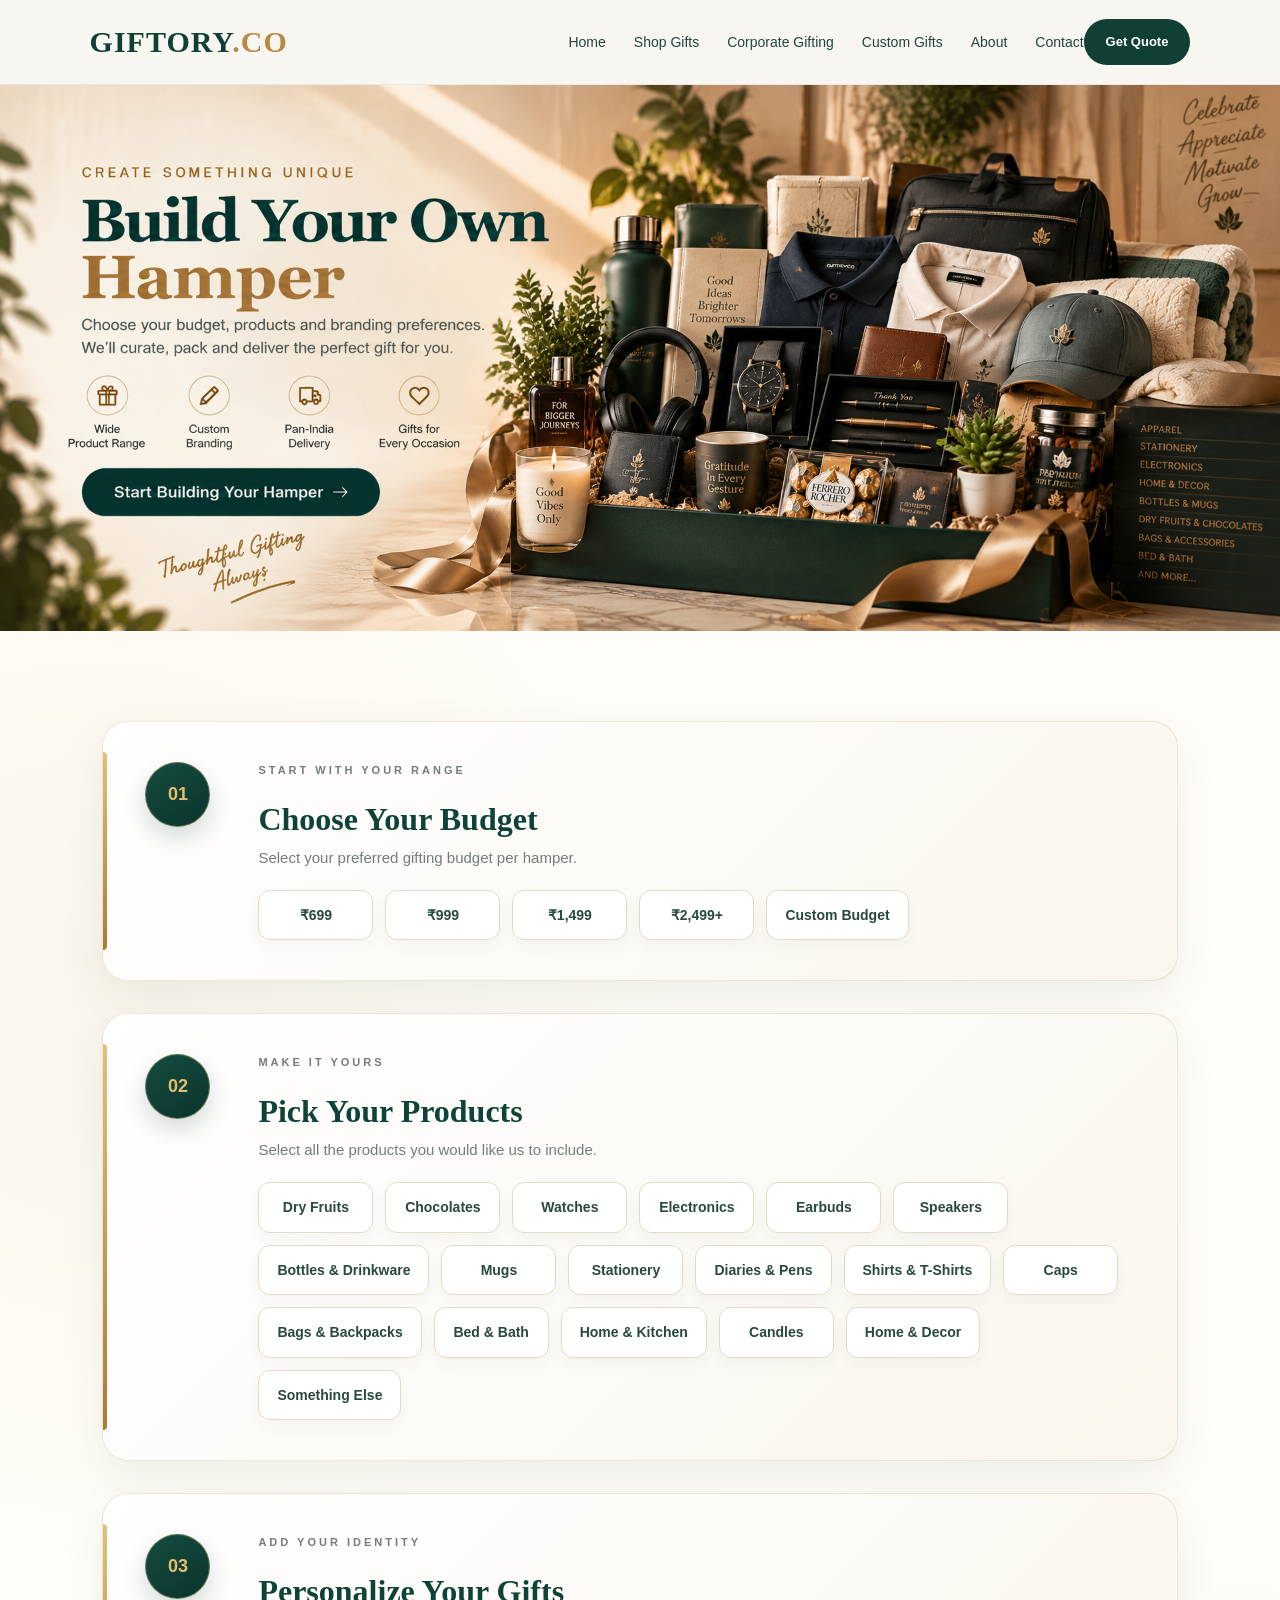
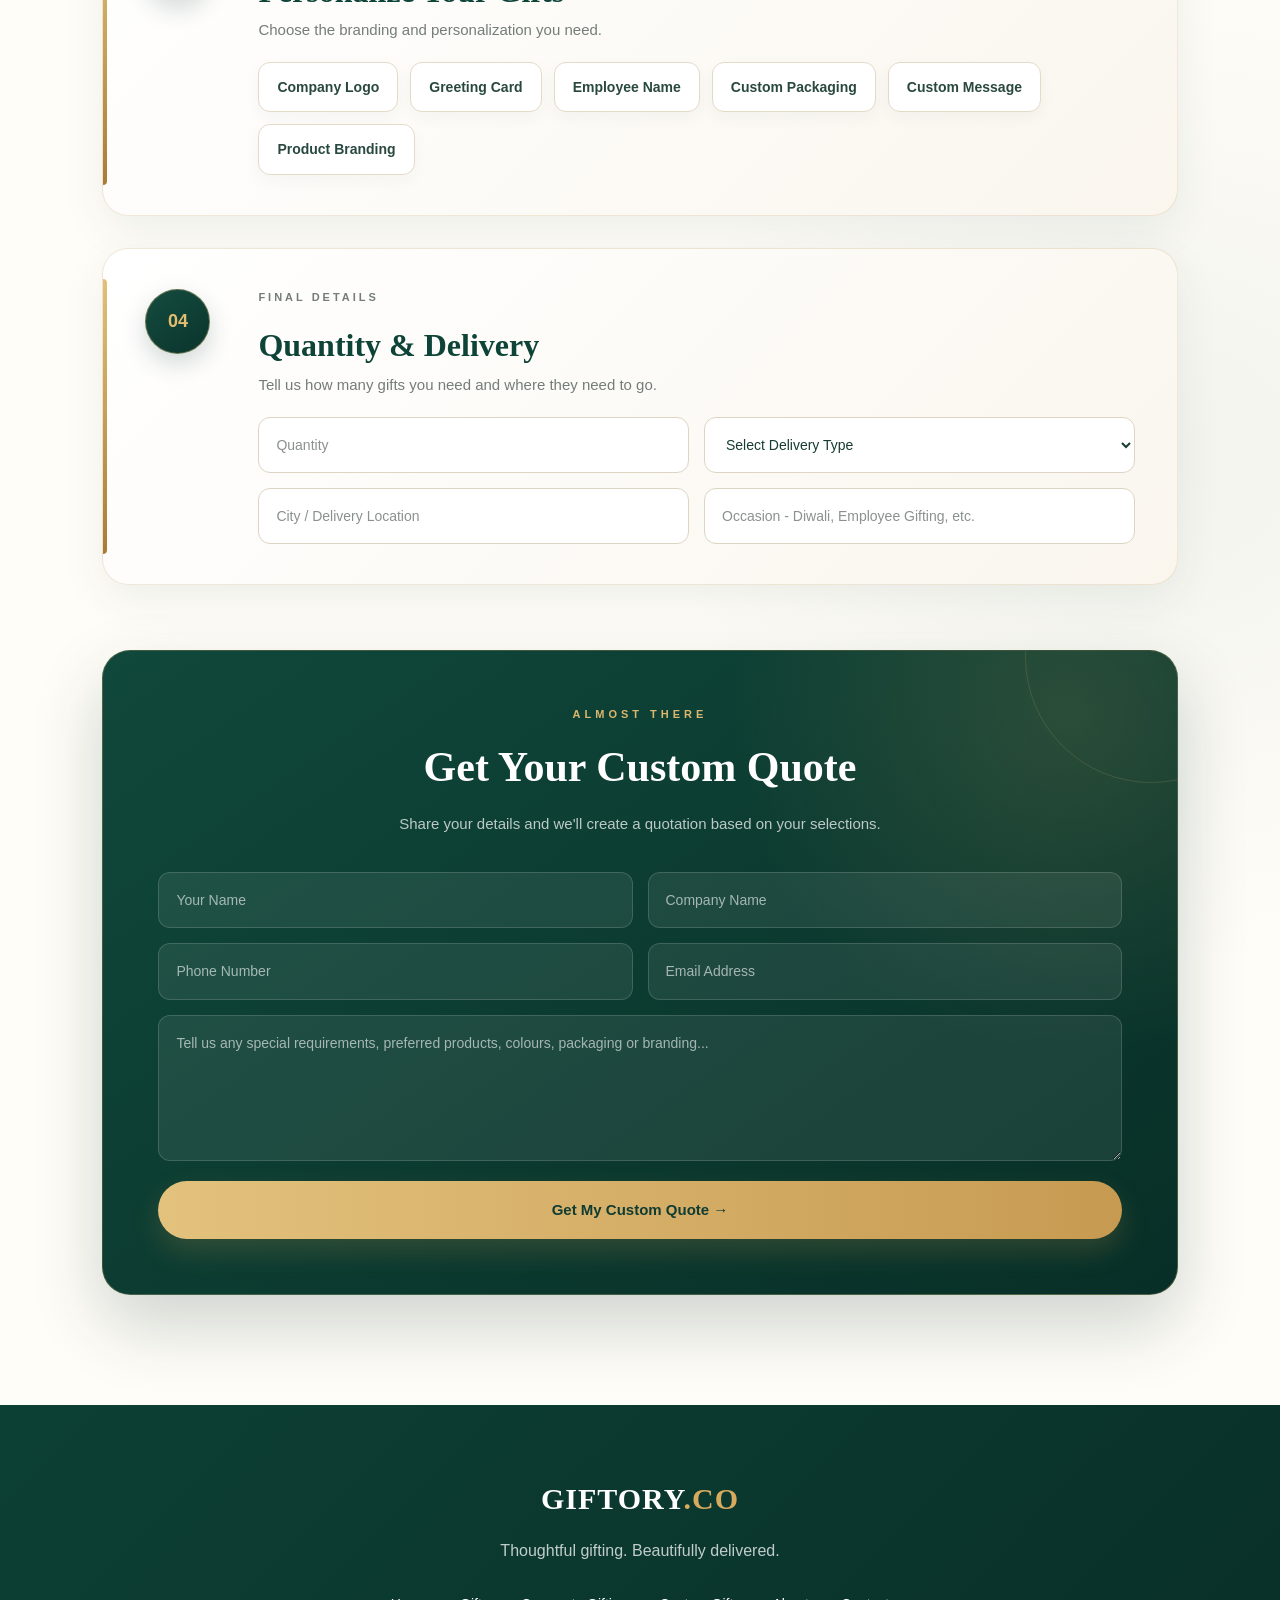
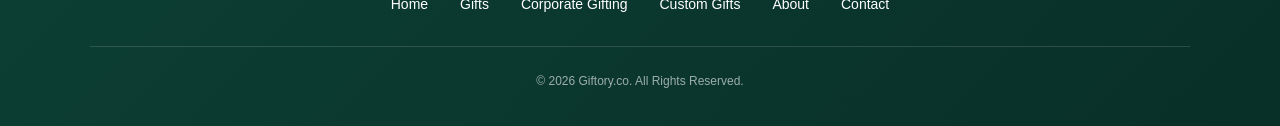
<file: custom-hamper.html>
<!DOCTYPE html>
<html lang="en">

<head>
  <meta charset="UTF-8">

  <meta
    name="viewport"
    content="width=device-width, initial-scale=1.0"
  >

  <title>Build Your Own Hamper | Giftory.co</title>

  <link rel="stylesheet" href="style.css">
</head>


<body>


<!-- ========================================
     HEADER
========================================= -->

<header class="header">

  <div class="logo">
    GIFTORY<span>.CO</span>
  </div>


  <nav class="navbar">

    <a href="index.html">
      Home
    </a>

    <a href="index.html#categories">
      Shop Gifts
    </a>

    <a href="index.html#corporate">
      Corporate Gifting
    </a>

    <a href="custom-hamper.html">
      Custom Gifts
    </a>

    <a href="index.html#about">
      About
    </a>

    <a href="index.html#contact">
      Contact
    </a>

  </nav>


  <a
    href="#custom-form"
    class="nav-btn"
  >
    Get Quote
  </a>

</header>



<!-- ========================================
     CUSTOM HAMPER HERO
========================================= -->

<section class="hamper-hero">

  <img
    src="giftory_hamper_hero.png"
    alt="Build Your Own Hamper - Giftory"
    class="hamper-hero-image"
  >

  <!-- Invisible clickable area over image button -->
  <a
    href="#builder-start"
    class="hamper-image-button"
    aria-label="Start Building Your Hamper"
  ></a>

</section>



<!-- ========================================
     HAMPER BUILDER
========================================= -->

<section
  class="hamper-builder"
  id="builder-start"
>


<!-- STEP 01 -->

<div class="builder-step">

  <div class="step-number">
    01
  </div>


  <div class="step-content">

    <p class="step-label">
      START WITH YOUR RANGE
    </p>

    <h2>
      Choose Your Budget
    </h2>

    <p class="step-description">
      Select your preferred gifting budget per hamper.
    </p>


    <div class="option-grid budget-options">


      <label class="builder-option">

        <input
          type="radio"
          name="budget"
          value="699"
        >

        <span>
          ₹699
        </span>

      </label>


      <label class="builder-option">

        <input
          type="radio"
          name="budget"
          value="999"
        >

        <span>
          ₹999
        </span>

      </label>


      <label class="builder-option">

        <input
          type="radio"
          name="budget"
          value="1499"
        >

        <span>
          ₹1,499
        </span>

      </label>


      <label class="builder-option">

        <input
          type="radio"
          name="budget"
          value="2499"
        >

        <span>
          ₹2,499+
        </span>

      </label>


      <label class="builder-option">

        <input
          type="radio"
          name="budget"
          value="custom"
        >

        <span>
          Custom Budget
        </span>

      </label>


    </div>

  </div>

</div>



<!-- STEP 02 -->

<div class="builder-step">

  <div class="step-number">
    02
  </div>


  <div class="step-content">

    <p class="step-label">
      MAKE IT YOURS
    </p>

    <h2>
      Pick Your Products
    </h2>

    <p class="step-description">
      Select all the products you would like us to include.
    </p>


    <div class="option-grid product-options">


      <label class="builder-option">
        <input type="checkbox" value="Dry Fruits">
        <span>Dry Fruits</span>
      </label>


      <label class="builder-option">
        <input type="checkbox" value="Chocolates">
        <span>Chocolates</span>
      </label>


      <label class="builder-option">
        <input type="checkbox" value="Watches">
        <span>Watches</span>
      </label>


      <label class="builder-option">
        <input type="checkbox" value="Electronics">
        <span>Electronics</span>
      </label>


      <label class="builder-option">
        <input type="checkbox" value="Earbuds">
        <span>Earbuds</span>
      </label>


      <label class="builder-option">
        <input type="checkbox" value="Speakers">
        <span>Speakers</span>
      </label>


      <label class="builder-option">
        <input type="checkbox" value="Bottles">
        <span>Bottles & Drinkware</span>
      </label>


      <label class="builder-option">
        <input type="checkbox" value="Mugs">
        <span>Mugs</span>
      </label>


      <label class="builder-option">
        <input type="checkbox" value="Stationery">
        <span>Stationery</span>
      </label>


      <label class="builder-option">
        <input type="checkbox" value="Diaries">
        <span>Diaries & Pens</span>
      </label>


      <label class="builder-option">
        <input type="checkbox" value="Shirts">
        <span>Shirts & T-Shirts</span>
      </label>


      <label class="builder-option">
        <input type="checkbox" value="Caps">
        <span>Caps</span>
      </label>


      <label class="builder-option">
        <input type="checkbox" value="Bags">
        <span>Bags & Backpacks</span>
      </label>


      <label class="builder-option">
        <input type="checkbox" value="Bed Bath">
        <span>Bed & Bath</span>
      </label>


      <label class="builder-option">
        <input type="checkbox" value="Home Kitchen">
        <span>Home & Kitchen</span>
      </label>


      <label class="builder-option">
        <input type="checkbox" value="Candles">
        <span>Candles</span>
      </label>


      <label class="builder-option">
        <input type="checkbox" value="Home Decor">
        <span>Home & Decor</span>
      </label>


      <label class="builder-option">
        <input type="checkbox" value="Other">
        <span>Something Else</span>
      </label>


    </div>

  </div>

</div>



<!-- STEP 03 -->

<div class="builder-step">

  <div class="step-number">
    03
  </div>


  <div class="step-content">

    <p class="step-label">
      ADD YOUR IDENTITY
    </p>

    <h2>
      Personalize Your Gifts
    </h2>

    <p class="step-description">
      Choose the branding and personalization you need.
    </p>


    <div class="option-grid personalization-options">


      <label class="builder-option">
        <input
          type="checkbox"
          value="Company Logo"
        >
        <span>Company Logo</span>
      </label>


      <label class="builder-option">
        <input
          type="checkbox"
          value="Greeting Card"
        >
        <span>Greeting Card</span>
      </label>


      <label class="builder-option">
        <input
          type="checkbox"
          value="Employee Name"
        >
        <span>Employee Name</span>
      </label>


      <label class="builder-option">
        <input
          type="checkbox"
          value="Custom Packaging"
        >
        <span>Custom Packaging</span>
      </label>


      <label class="builder-option">
        <input
          type="checkbox"
          value="Custom Message"
        >
        <span>Custom Message</span>
      </label>


      <label class="builder-option">
        <input
          type="checkbox"
          value="Product Branding"
        >
        <span>Product Branding</span>
      </label>


    </div>

  </div>

</div>



<!-- STEP 04 -->

<div class="builder-step">

  <div class="step-number">
    04
  </div>


  <div class="step-content">

    <p class="step-label">
      FINAL DETAILS
    </p>

    <h2>
      Quantity & Delivery
    </h2>

    <p class="step-description">
      Tell us how many gifts you need and where they need to go.
    </p>


    <div class="builder-fields">


      <input
        type="number"
        id="hamperQuantity"
        placeholder="Quantity"
        min="1"
      >


      <select id="deliveryType">

        <option value="">
          Select Delivery Type
        </option>

        <option value="Single Location">
          Single Location Delivery
        </option>

        <option value="Multiple Addresses">
          Multi-Address Delivery
        </option>

        <option value="Pan India">
          Pan-India Delivery
        </option>

      </select>


      <input
        type="text"
        id="deliveryCity"
        placeholder="City / Delivery Location"
      >


      <input
        type="text"
        id="occasion"
        placeholder="Occasion - Diwali, Employee Gifting, etc."
      >


    </div>

  </div>

</div>



<!-- ========================================
     CONTACT DETAILS
========================================= -->

<div
  class="builder-contact"
  id="custom-form"
>


  <div class="builder-contact-heading">

    <p>
      ALMOST THERE
    </p>

    <h2>
      Get Your Custom Quote
    </h2>

    <span>
      Share your details and we'll create a quotation
      based on your selections.
    </span>

  </div>



  <div class="builder-fields contact-fields">


    <input
      type="text"
      id="builderName"
      placeholder="Your Name"
    >


    <input
      type="text"
      id="builderCompany"
      placeholder="Company Name"
    >


    <input
      type="tel"
      id="builderPhone"
      placeholder="Phone Number"
    >


    <input
      type="email"
      id="builderEmail"
      placeholder="Email Address"
    >


    <textarea
      id="builderMessage"
      rows="5"
      placeholder="Tell us any special requirements, preferred products, colours, packaging or branding..."
    ></textarea>


  </div>



  <button
    type="button"
    class="builder-submit"
    id="builderSubmit"
  >
    Get My Custom Quote →
  </button>


</div>


</section>



<!-- ========================================
     FOOTER
========================================= -->

<footer class="footer">


  <div class="footer-logo">
    GIFTORY<span>.CO</span>
  </div>


  <p>
    Thoughtful gifting. Beautifully delivered.
  </p>


  <div class="footer-links">

    <a href="index.html">
      Home
    </a>

    <a href="index.html#categories">
      Gifts
    </a>

    <a href="index.html#corporate">
      Corporate Gifting
    </a>

    <a href="custom-hamper.html">
      Custom Gifts
    </a>

    <a href="index.html#about">
      About
    </a>

    <a href="index.html#contact">
      Contact
    </a>

  </div>


  <p class="copyright">
    © 2026 Giftory.co. All Rights Reserved.
  </p>


</footer>



<script src="script.js"></script>


</body>

</html>
</file>
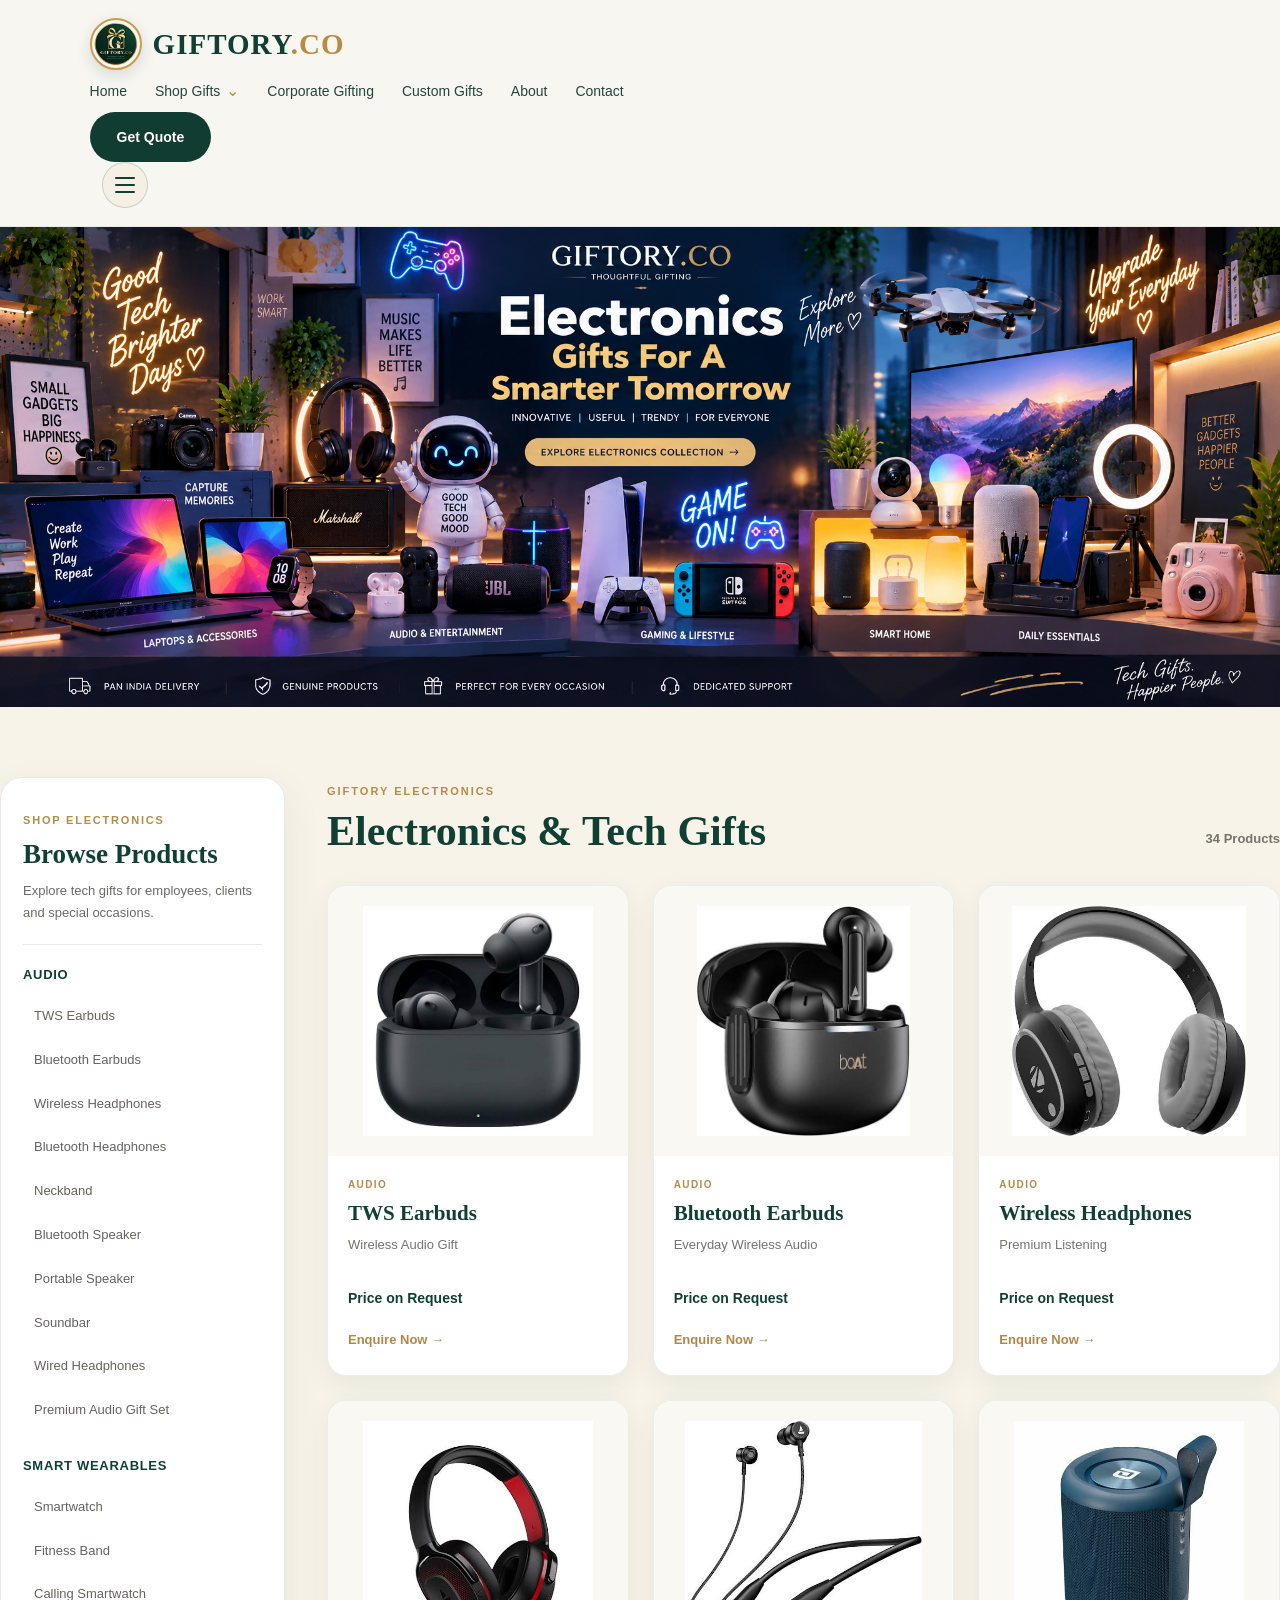
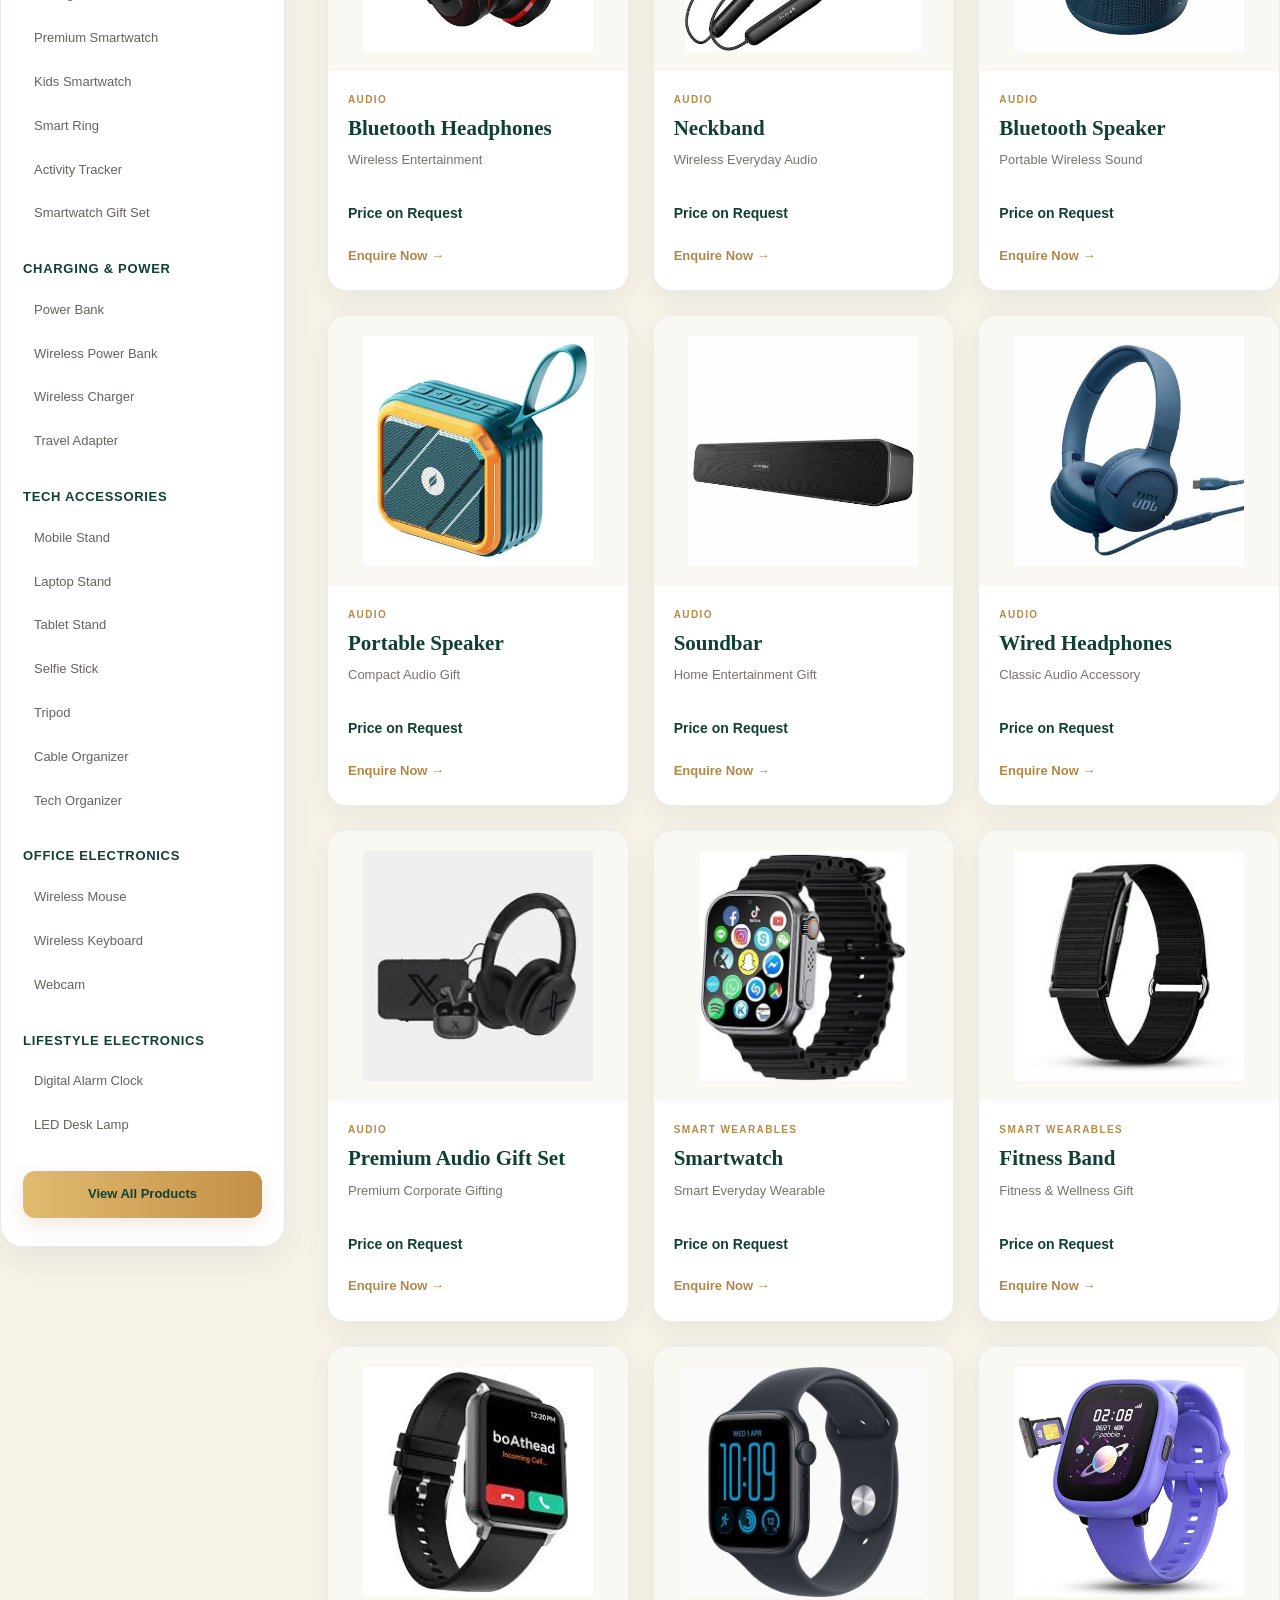
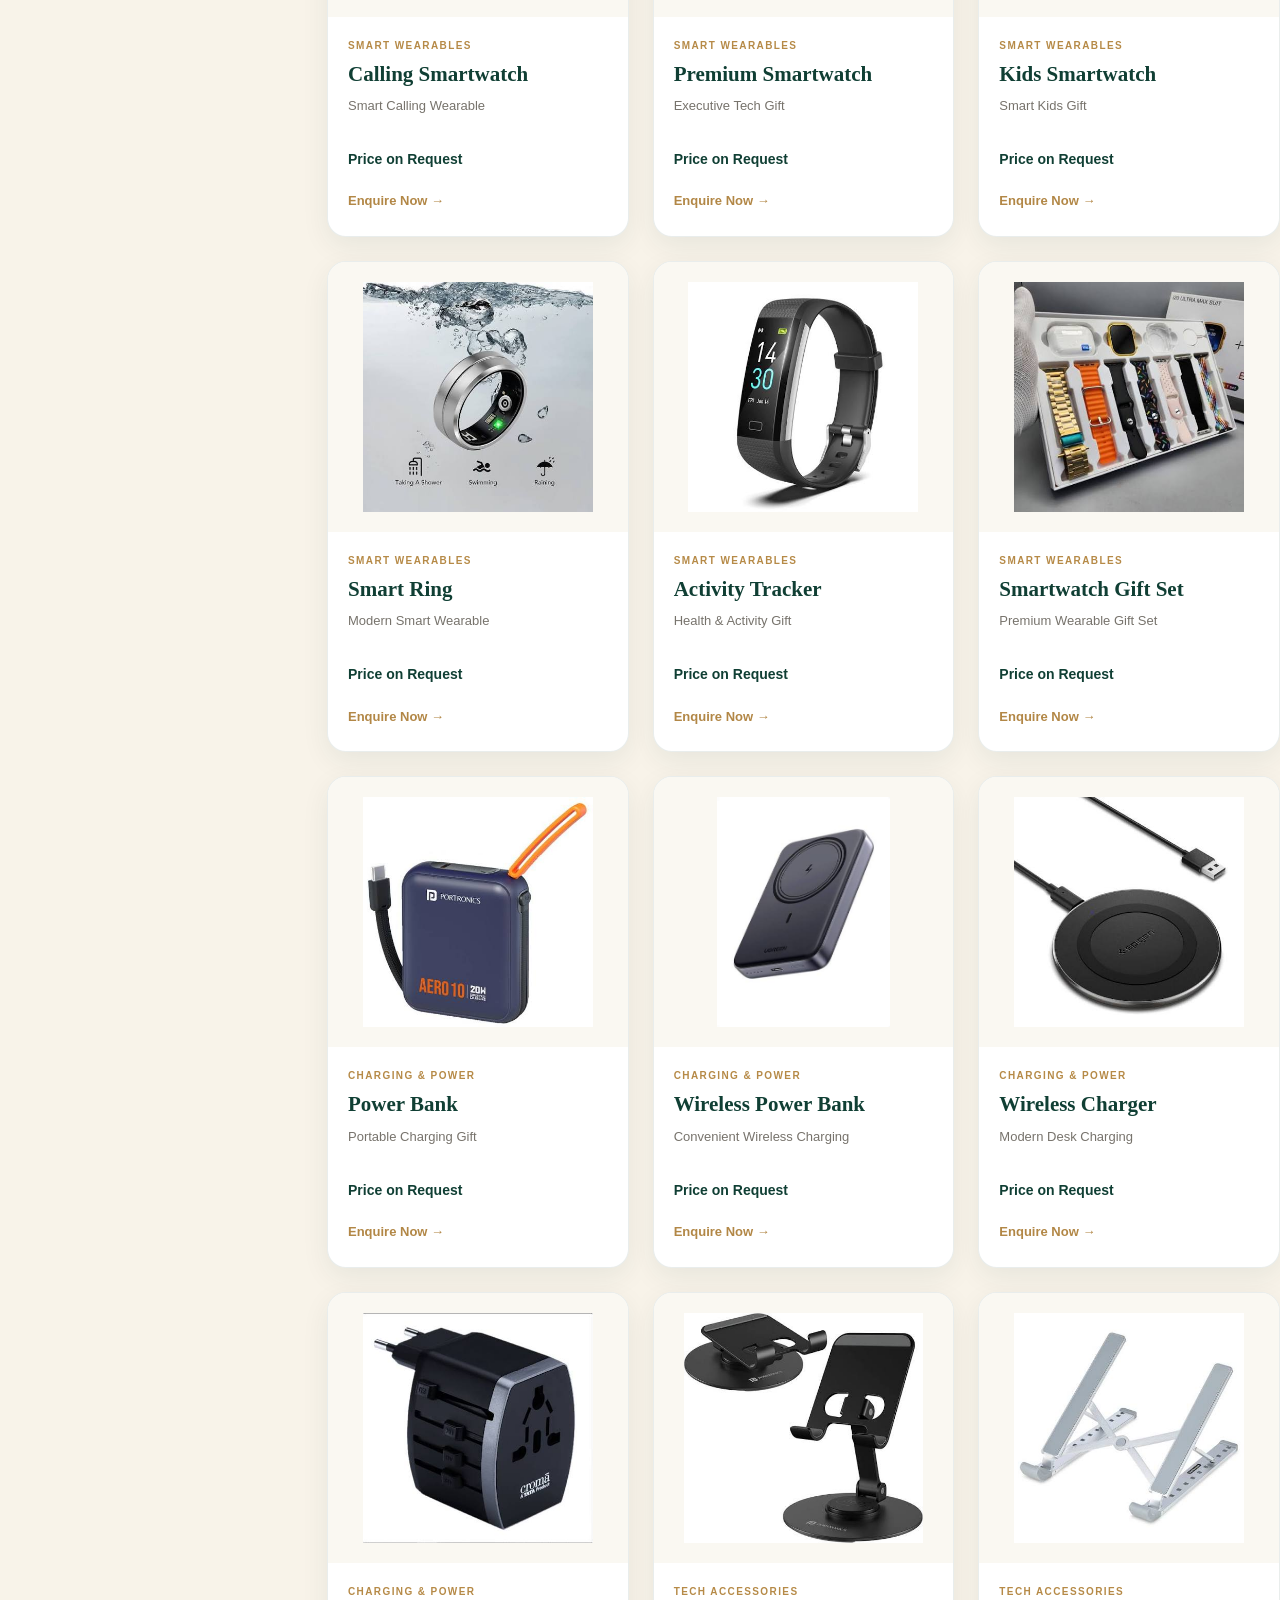
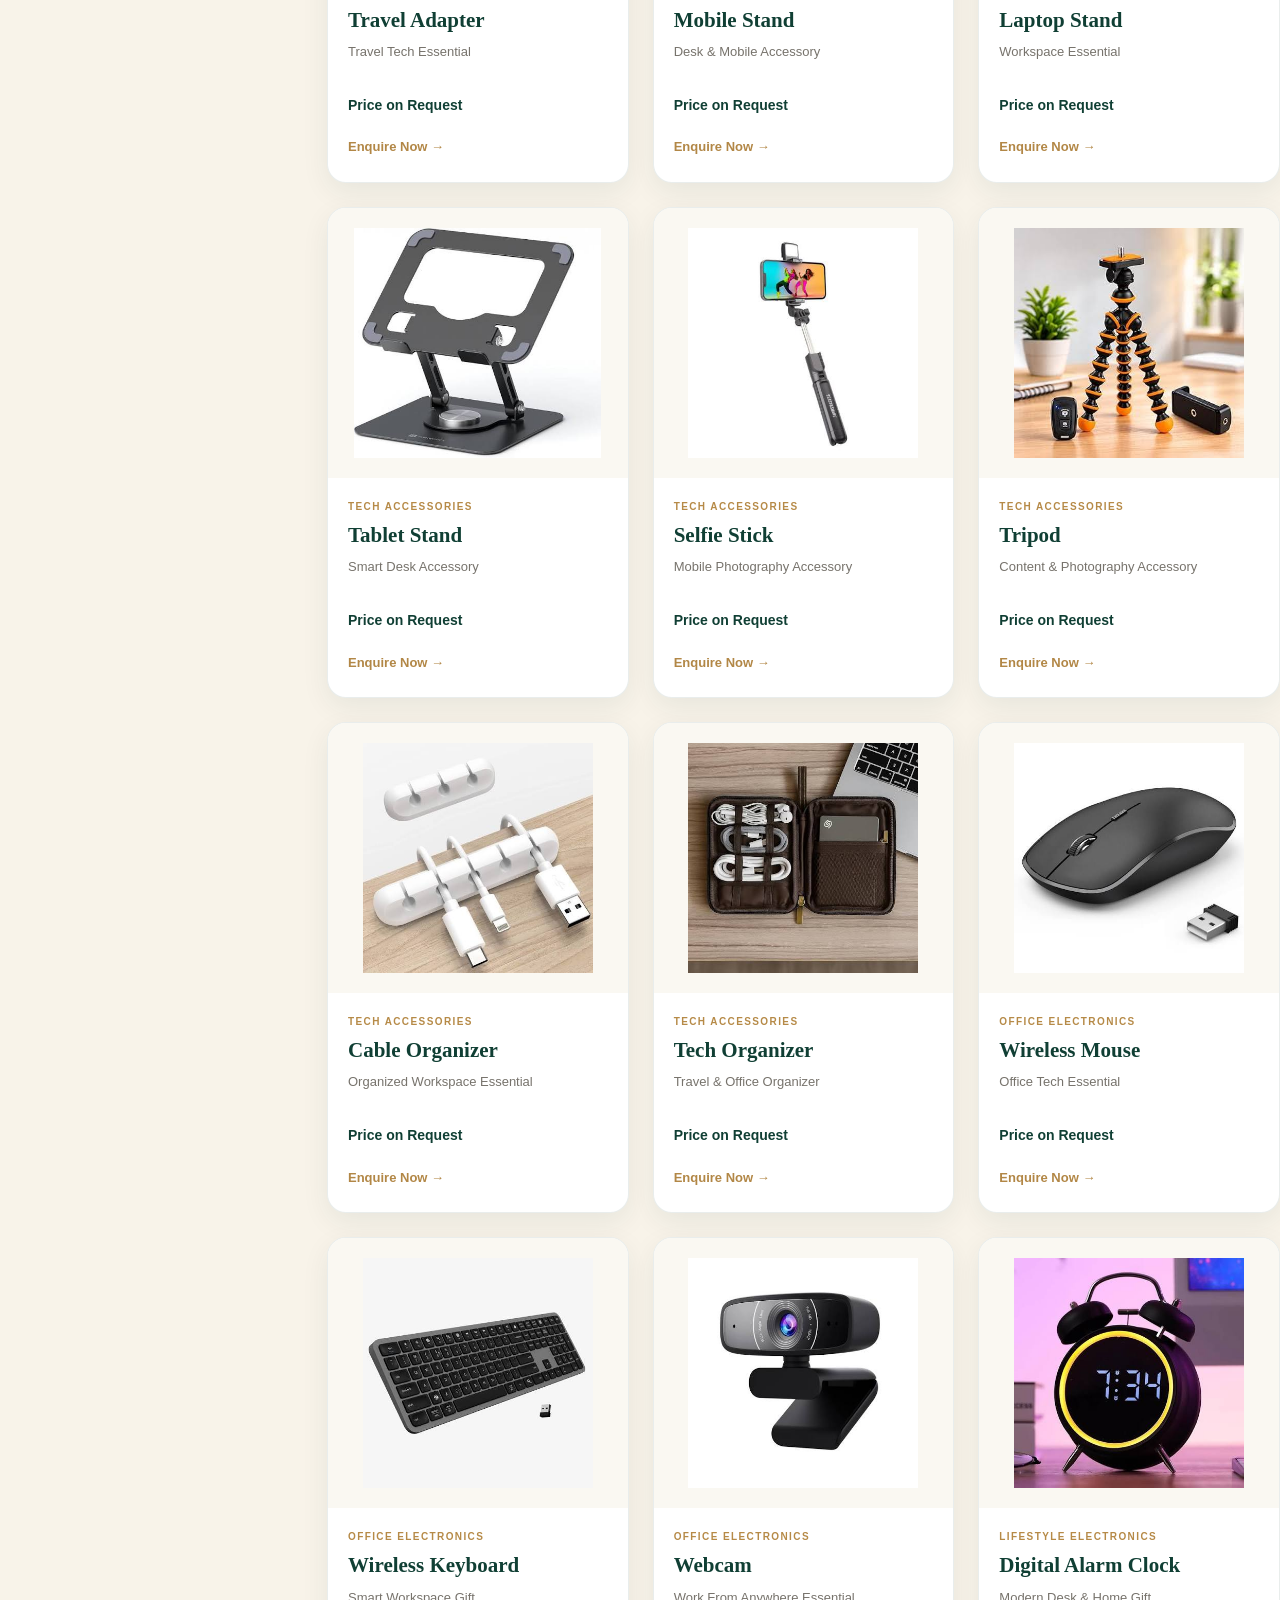
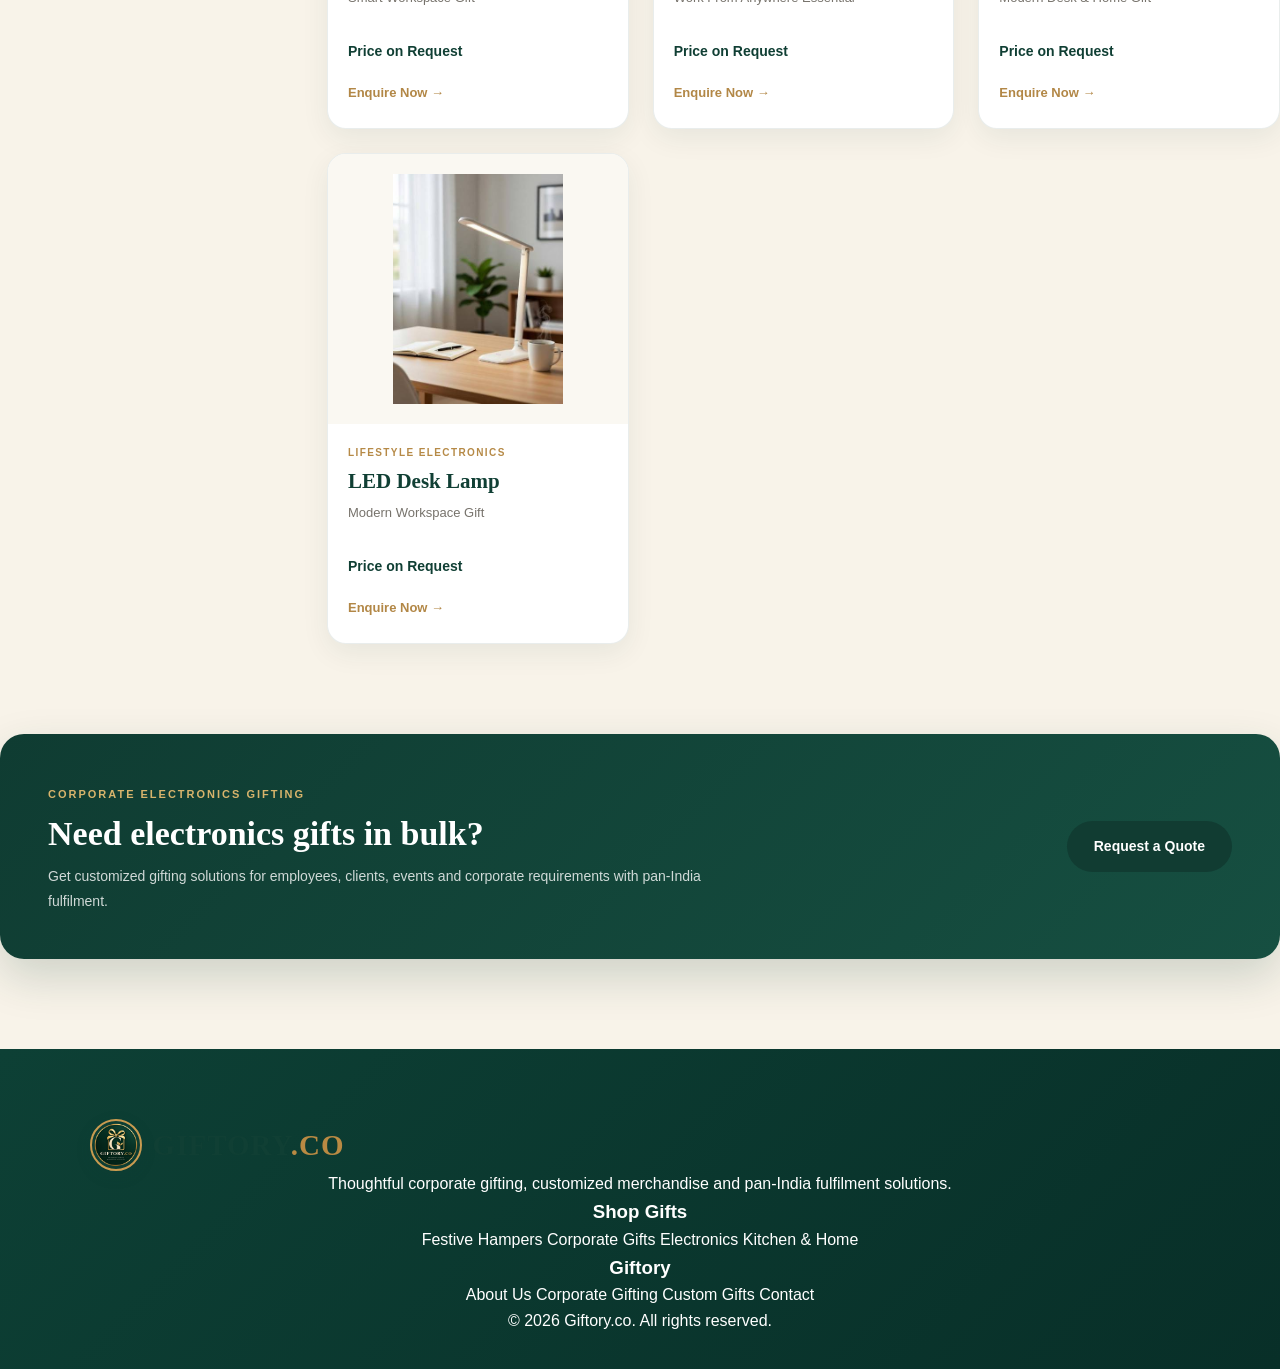
<file: electronics.html>
<!DOCTYPE html>
<html lang="en">

<head>
  <meta charset="UTF-8">
  <meta name="viewport" content="width=device-width, initial-scale=1.0">

  <title>Electronics Gifts | Giftory.co</title>

  <meta
    name="description"
    content="Explore electronics and tech gifts from Giftory.co including earbuds, smartwatches, speakers, power banks, chargers, accessories and corporate tech gifts."
  >

  <!-- MAIN WEBSITE CSS -->
  <link rel="stylesheet" href="style.css">

  <!-- ELECTRONICS PAGE CSS -->
  <link rel="stylesheet" href="electronics.css">
</head>

<body>


<!-- =========================================
HEADER
========================================= -->

<header class="header">

  <div class="container header-inner">

    <a href="index.html" class="logo brand-logo">

      <img
        src="giftory_logo.png"
        alt="Giftory Logo"
        class="header-logo-img"
      >

      <span class="brand-name">
        GIFTORY<span>.CO</span>
      </span>

    </a>


    <!-- DESKTOP NAVIGATION -->

    <nav class="navbar">

      <a href="index.html">Home</a>


      <!-- SHOP GIFTS DROPDOWN -->

      <div class="shop-dropdown">

        <button
          type="button"
          class="shop-dropdown-btn"
          id="shopDropdownBtn"
        >
          Shop Gifts
          <span class="shop-arrow">⌄</span>
        </button>

        <div
          class="shop-dropdown-menu"
          id="shopDropdownMenu"
        >

          <a href="festive-gifts.html">
            <strong>Festive Hampers</strong>
            <small>Diwali & festive gifting</small>
          </a>

          <a href="corporate-gifts.html">
            <strong>Corporate Gifts</strong>
            <small>Employee & client gifting</small>
          </a>

          <a href="electronics.html">
            <strong>Electronics</strong>
            <small>Earbuds, watches & gadgets</small>
          </a>

          <a href="kitchen-home.html">
            <strong>Kitchen & Home</strong>
            <small>Home, kitchen & lifestyle</small>
          </a>

        </div>

      </div>


      <a href="index.html#corporate">
        Corporate Gifting
      </a>

      <a href="custom-hamper.html">
        Custom Gifts
      </a>

      <a href="index.html#about">
        About
      </a>

      <a href="index.html#contact">
        Contact
      </a>

    </nav>


    <a
      href="index.html#contact"
      class="btn btn-primary header-quote"
    >
      Get Quote
    </a>


    <!-- HAMBURGER -->

    <button
      type="button"
      class="menu-toggle"
      id="menuToggle"
      aria-label="Open menu"
      aria-expanded="false"
    >

      <span></span>
      <span></span>
      <span></span>

    </button>

  </div>


  <!-- MOBILE MENU -->

  <div
    class="mobile-menu"
    id="mobileMenu"
  >

    <a href="index.html">
      Home
    </a>


    <div class="mobile-shop-categories">

      <button
        type="button"
        class="mobile-shop-btn"
        id="mobileShopBtn"
      >
        Shop Gifts
        <span>+</span>
      </button>


      <div class="mobile-shop-menu">

        <a href="festive-gifts.html">
          Festive Hampers
        </a>

        <a href="corporate-gifts.html">
          Corporate Gifts
        </a>

        <a href="electronics.html">
          Electronics
        </a>

        <a href="kitchen-home.html">
          Kitchen & Home
        </a>

      </div>

    </div>


    <a href="index.html#corporate">
      Corporate Gifting
    </a>

    <a href="custom-hamper.html">
      Custom Gifts
    </a>

    <a href="index.html#about">
      About
    </a>

    <a href="index.html#contact">
      Contact
    </a>

  </div>

</header>



<!-- =========================================
ELECTRONICS HERO
========================================= -->

<section class="electronics-banner">

  <img
    src="electronics.png"
    alt="Giftory Electronics Gifts Collection"
  >

</section>



<!-- =========================================
ELECTRONICS CATALOGUE
========================================= -->

<section class="electronics-catalogue">

  <div class="container">

    <div class="electronics-layout">


      <!-- =====================================
      LEFT SIDEBAR
      ====================================== -->

      <aside class="electronics-sidebar">

        <div class="electronics-sidebar-title">

          <span>SHOP ELECTRONICS</span>

          <h2>
            Browse Products
          </h2>

          <p>
            Explore tech gifts for employees,
            clients and special occasions.
          </p>

        </div>


        <!-- AUDIO -->

        <div class="electronics-filter-group">

          <h3>Audio</h3>

          <div class="electronics-filter-list">

            <button data-filter="tws">
              TWS Earbuds
            </button>

            <button data-filter="bluetooth-earbuds">
              Bluetooth Earbuds
            </button>

            <button data-filter="wireless-headphones">
              Wireless Headphones
            </button>

            <button data-filter="bluetooth-headphones">
              Bluetooth Headphones
            </button>

            <button data-filter="neckband">
              Neckband
            </button>

            <button data-filter="bluetooth-speaker">
              Bluetooth Speaker
            </button>

            <button data-filter="portable-speaker">
              Portable Speaker
            </button>

            <button data-filter="soundbar">
              Soundbar
            </button>

            <button data-filter="wired-headphones">
              Wired Headphones
            </button>

            <button data-filter="premium-audio">
              Premium Audio Gift Set
            </button>

          </div>

        </div>



        <!-- SMART WEARABLES -->

        <div class="electronics-filter-group">

          <h3>Smart Wearables</h3>

          <div class="electronics-filter-list">

            <button data-filter="smartwatch">
              Smartwatch
            </button>

            <button data-filter="fitness-band">
              Fitness Band
            </button>

            <button data-filter="calling-watch">
              Calling Smartwatch
            </button>

            <button data-filter="premium-smartwatch">
              Premium Smartwatch
            </button>

            <button data-filter="kids-smartwatch">
              Kids Smartwatch
            </button>

            <button data-filter="smart-ring">
              Smart Ring
            </button>

            <button data-filter="activity-tracker">
              Activity Tracker
            </button>

            <button data-filter="smartwatch-gift-set">
              Smartwatch Gift Set
            </button>

          </div>

        </div>



        <!-- CHARGING -->

        <div class="electronics-filter-group">

          <h3>Charging & Power</h3>

          <div class="electronics-filter-list">

            <button data-filter="powerbank">
              Power Bank
            </button>

            <button data-filter="wireless-powerbank">
              Wireless Power Bank
            </button>

            <button data-filter="wireless-charger">
              Wireless Charger
            </button>

            <button data-filter="travel-adapter">
              Travel Adapter
            </button>

          </div>

        </div>



        <!-- TECH ACCESSORIES -->

        <div class="electronics-filter-group">

          <h3>Tech Accessories</h3>

          <div class="electronics-filter-list">

            <button data-filter="mobile-stand">
              Mobile Stand
            </button>

            <button data-filter="laptop-stand">
              Laptop Stand
            </button>

            <button data-filter="tablet-stand">
              Tablet Stand
            </button>

            <button data-filter="selfie-stick">
              Selfie Stick
            </button>

            <button data-filter="tripod">
              Tripod
            </button>

            <button data-filter="cable-organizer">
              Cable Organizer
            </button>

            <button data-filter="tech-organizer">
              Tech Organizer
            </button>

          </div>

        </div>



        <!-- OFFICE ELECTRONICS -->

        <div class="electronics-filter-group">

          <h3>Office Electronics</h3>

          <div class="electronics-filter-list">

            <button data-filter="wireless-mouse">
              Wireless Mouse
            </button>

            <button data-filter="wireless-keyboard">
              Wireless Keyboard
            </button>

            <button data-filter="webcam">
              Webcam
            </button>

          </div>

        </div>



        <!-- LIFESTYLE -->

        <div class="electronics-filter-group">

          <h3>Lifestyle Electronics</h3>

          <div class="electronics-filter-list">

            <button data-filter="digital-clock">
              Digital Alarm Clock
            </button>

            <button data-filter="led-lamp">
              LED Desk Lamp
            </button>

          </div>

        </div>


        <button
          class="electronics-show-all active"
          data-filter="all"
        >
          View All Products
        </button>

      </aside>



      <!-- =====================================
      RIGHT PRODUCT AREA
      ====================================== -->

      <main class="electronics-products">


        <div class="electronics-products-top">

          <div>

            <span>
              GIFTORY ELECTRONICS
            </span>

            <h1>
              Electronics & Tech Gifts
            </h1>

          </div>


          <p id="electronicsProductCount">
            34 Products
          </p>

        </div>



        <div class="electronics-grid">


          <!-- 01 TWS -->

          <article
            class="electronics-product-card"
            data-category="tws"
          >

            <div class="electronics-product-image">

              <img
                src="electronics-images/tws.jpg"
                alt="TWS Earbuds"
                loading="lazy"
              >

            </div>

            <div class="electronics-product-info">

              <p>AUDIO</p>

              <h3>TWS Earbuds</h3>

              <span>
                Wireless Audio Gift
              </span>

              <strong>
                Price on Request
              </strong>

              <a href="index.html#contact">
                Enquire Now →
              </a>

            </div>

          </article>



          <!-- 02 BLUETOOTH EARBUDS -->

          <article
            class="electronics-product-card"
            data-category="bluetooth-earbuds"
          >

            <div class="electronics-product-image">

              <img
                src="electronics-images/bluetoothearbuds.jpg"
                alt="Bluetooth Earbuds"
                loading="lazy"
              >

            </div>

            <div class="electronics-product-info">

              <p>AUDIO</p>

              <h3>Bluetooth Earbuds</h3>

              <span>
                Everyday Wireless Audio
              </span>

              <strong>
                Price on Request
              </strong>

              <a href="index.html#contact">
                Enquire Now →
              </a>

            </div>

          </article>



          <!-- 03 WIRELESS HEADPHONES -->

          <article
            class="electronics-product-card"
            data-category="wireless-headphones"
          >

            <div class="electronics-product-image">

              <img
                src="electronics-images/wirelessheadphone.jpg"
                alt="Wireless Headphones"
                loading="lazy"
              >

            </div>

            <div class="electronics-product-info">

              <p>AUDIO</p>

              <h3>Wireless Headphones</h3>

              <span>
                Premium Listening
              </span>

              <strong>
                Price on Request
              </strong>

              <a href="index.html#contact">
                Enquire Now →
              </a>

            </div>

          </article>



          <!-- 04 BLUETOOTH HEADPHONES -->

          <article
            class="electronics-product-card"
            data-category="bluetooth-headphones"
          >

            <div class="electronics-product-image">

              <img
                src="electronics-images/bluetoothheadphone.jpg"
                alt="Bluetooth Headphones"
                loading="lazy"
              >

            </div>

            <div class="electronics-product-info">

              <p>AUDIO</p>

              <h3>Bluetooth Headphones</h3>

              <span>
                Wireless Entertainment
              </span>

              <strong>
                Price on Request
              </strong>

              <a href="index.html#contact">
                Enquire Now →
              </a>

            </div>

          </article>



          <!-- 05 NECKBAND -->

          <article
            class="electronics-product-card"
            data-category="neckband"
          >

            <div class="electronics-product-image">

              <img
                src="electronics-images/neckband.jpg"
                alt="Bluetooth Neckband"
                loading="lazy"
              >

            </div>

            <div class="electronics-product-info">

              <p>AUDIO</p>

              <h3>Neckband</h3>

              <span>
                Wireless Everyday Audio
              </span>

              <strong>
                Price on Request
              </strong>

              <a href="index.html#contact">
                Enquire Now →
              </a>

            </div>

          </article>



          <!-- 06 BLUETOOTH SPEAKER -->

          <article
            class="electronics-product-card"
            data-category="bluetooth-speaker"
          >

            <div class="electronics-product-image">

              <img
  src="electronics-images/bluetoothspeaker.jpg"
  alt="Bluetooth Speaker"
  loading="lazy"
>

            </div>

            <div class="electronics-product-info">

              <p>AUDIO</p>

              <h3>Bluetooth Speaker</h3>

              <span>
                Portable Wireless Sound
              </span>

              <strong>
                Price on Request
              </strong>

              <a href="index.html#contact">
                Enquire Now →
              </a>

            </div>

          </article>



          <!-- 07 PORTABLE SPEAKER -->

          <article
            class="electronics-product-card"
            data-category="portable-speaker"
          >

            <div class="electronics-product-image">

              <img
                src="electronics-images/portablebluetooth.jpg"
                alt="Portable Bluetooth Speaker"
                loading="lazy"
              >

            </div>

            <div class="electronics-product-info">

              <p>AUDIO</p>

              <h3>Portable Speaker</h3>

              <span>
                Compact Audio Gift
              </span>

              <strong>
                Price on Request
              </strong>

              <a href="index.html#contact">
                Enquire Now →
              </a>

            </div>

          </article>



          <!-- 08 SOUNDBAR -->

          <article
            class="electronics-product-card"
            data-category="soundbar"
          >

            <div class="electronics-product-image">

              <img
                src="electronics-images/soundbar.jpg"
                alt="Soundbar"
                loading="lazy"
              >

            </div>

            <div class="electronics-product-info">

              <p>AUDIO</p>

              <h3>Soundbar</h3>

              <span>
                Home Entertainment Gift
              </span>

              <strong>
                Price on Request
              </strong>

              <a href="index.html#contact">
                Enquire Now →
              </a>

            </div>

          </article>



          <!-- 09 WIRED HEADPHONES -->

          <article
            class="electronics-product-card"
            data-category="wired-headphones"
          >

            <div class="electronics-product-image">

              <img
                src="electronics-images/wiredheadphone.jpg"
                alt="Wired Headphones"
                loading="lazy"
              >

            </div>

            <div class="electronics-product-info">

              <p>AUDIO</p>

              <h3>Wired Headphones</h3>

              <span>
                Classic Audio Accessory
              </span>

              <strong>
                Price on Request
              </strong>

              <a href="index.html#contact">
                Enquire Now →
              </a>

            </div>

          </article>



          <!-- 10 PREMIUM AUDIO -->

          <article
            class="electronics-product-card"
            data-category="premium-audio"
          >

            <div class="electronics-product-image">

              <img
                src="electronics-images/premiumaudio.jpg"
                alt="Premium Audio Gift Set"
                loading="lazy"
              >

            </div>

            <div class="electronics-product-info">

              <p>AUDIO</p>

              <h3>Premium Audio Gift Set</h3>

              <span>
                Premium Corporate Gifting
              </span>

              <strong>
                Price on Request
              </strong>

              <a href="index.html#contact">
                Enquire Now →
              </a>

            </div>

          </article>



          <!-- 11 SMARTWATCH -->

          <article
            class="electronics-product-card"
            data-category="smartwatch"
          >

            <div class="electronics-product-image">

              <img
                src="electronics-images/smartwatch.jpg"
                alt="Smartwatch"
                loading="lazy"
              >

            </div>

            <div class="electronics-product-info">

              <p>SMART WEARABLES</p>

              <h3>Smartwatch</h3>

              <span>
                Smart Everyday Wearable
              </span>

              <strong>
                Price on Request
              </strong>

              <a href="index.html#contact">
                Enquire Now →
              </a>

            </div>

          </article>



          <!-- 12 FITNESS BAND -->

          <article
            class="electronics-product-card"
            data-category="fitness-band"
          >

            <div class="electronics-product-image">

              <img
                src="electronics-images/fitnessband.jpg"
                alt="Fitness Band"
                loading="lazy"
              >

            </div>

            <div class="electronics-product-info">

              <p>SMART WEARABLES</p>

              <h3>Fitness Band</h3>

              <span>
                Fitness & Wellness Gift
              </span>

              <strong>
                Price on Request
              </strong>

              <a href="index.html#contact">
                Enquire Now →
              </a>

            </div>

          </article>



          <!-- 13 CALLING SMARTWATCH -->

          <article
            class="electronics-product-card"
            data-category="calling-watch"
          >

            <div class="electronics-product-image">

              <img
                src="electronics-images/calling.jpg"
                alt="Calling Smartwatch"
                loading="lazy"
              >

            </div>

            <div class="electronics-product-info">

              <p>SMART WEARABLES</p>

              <h3>Calling Smartwatch</h3>

              <span>
                Smart Calling Wearable
              </span>

              <strong>
                Price on Request
              </strong>

              <a href="index.html#contact">
                Enquire Now →
              </a>

            </div>

          </article>



          <!-- 14 PREMIUM SMARTWATCH -->

          <article
            class="electronics-product-card"
            data-category="premium-smartwatch"
          >

            <div class="electronics-product-image">

              <img
                src="electronics-images/premiumsmartwatch.jpg"
                alt="Premium Smartwatch"
                loading="lazy"
              >

            </div>

            <div class="electronics-product-info">

              <p>SMART WEARABLES</p>

              <h3>Premium Smartwatch</h3>

              <span>
                Executive Tech Gift
              </span>

              <strong>
                Price on Request
              </strong>

              <a href="index.html#contact">
                Enquire Now →
              </a>

            </div>

          </article>



          <!-- 15 KIDS SMARTWATCH -->

          <article
            class="electronics-product-card"
            data-category="kids-smartwatch"
          >

            <div class="electronics-product-image">

              <img
                src="electronics-images/kidssmart.jpg"
                alt="Kids Smartwatch"
                loading="lazy"
              >

            </div>

            <div class="electronics-product-info">

              <p>SMART WEARABLES</p>

              <h3>Kids Smartwatch</h3>

              <span>
                Smart Kids Gift
              </span>

              <strong>
                Price on Request
              </strong>

              <a href="index.html#contact">
                Enquire Now →
              </a>

            </div>

          </article>



          <!-- 16 SMART RING -->

          <article
            class="electronics-product-card"
            data-category="smart-ring"
          >

            <div class="electronics-product-image">

              <img
                src="electronics-images/smartring.jpg"
                alt="Smart Ring"
                loading="lazy"
              >

            </div>

            <div class="electronics-product-info">

              <p>SMART WEARABLES</p>

              <h3>Smart Ring</h3>

              <span>
                Modern Smart Wearable
              </span>

              <strong>
                Price on Request
              </strong>

              <a href="index.html#contact">
                Enquire Now →
              </a>

            </div>

          </article>



          <!-- 17 ACTIVITY TRACKER -->

          <article
            class="electronics-product-card"
            data-category="activity-tracker"
          >

            <div class="electronics-product-image">
<img
  src="electronics-images/activitytracker.jpg"
  alt="Activity Tracker"
  loading="lazy"
>

            </div>

            <div class="electronics-product-info">

              <p>SMART WEARABLES</p>

              <h3>Activity Tracker</h3>

              <span>
                Health & Activity Gift
              </span>

              <strong>
                Price on Request
              </strong>

              <a href="index.html#contact">
                Enquire Now →
              </a>

            </div>

          </article>



          <!-- 18 SMARTWATCH GIFT SET -->

          <article
            class="electronics-product-card"
            data-category="smartwatch-gift-set"
          >

            <div class="electronics-product-image">

              <img
                src="electronics-images/smartwatchgiftset.jpg"
                alt="Smartwatch Gift Set"
                loading="lazy"
              >

            </div>

            <div class="electronics-product-info">

              <p>SMART WEARABLES</p>

              <h3>Smartwatch Gift Set</h3>

              <span>
                Premium Wearable Gift Set
              </span>

              <strong>
                Price on Request
              </strong>

              <a href="index.html#contact">
                Enquire Now →
              </a>

            </div>

          </article>



          <!-- 19 POWER BANK -->

          <article
            class="electronics-product-card"
            data-category="powerbank"
          >

            <div class="electronics-product-image">

              <img
                src="electronics-images/powerbank.jpg"
                alt="Power Bank"
                loading="lazy"
              >

            </div>

            <div class="electronics-product-info">

              <p>CHARGING & POWER</p>

              <h3>Power Bank</h3>

              <span>
                Portable Charging Gift
              </span>

              <strong>
                Price on Request
              </strong>

              <a href="index.html#contact">
                Enquire Now →
              </a>

            </div>

          </article>



          <!-- 20 WIRELESS POWER BANK -->

          <article
            class="electronics-product-card"
            data-category="wireless-powerbank"
          >

            <div class="electronics-product-image">

              <img
                src="electronics-images/wirelesspowerbank.jpg"
                alt="Wireless Power Bank"
                loading="lazy"
              >

            </div>

            <div class="electronics-product-info">

              <p>CHARGING & POWER</p>

              <h3>Wireless Power Bank</h3>

              <span>
                Convenient Wireless Charging
              </span>

              <strong>
                Price on Request
              </strong>

              <a href="index.html#contact">
                Enquire Now →
              </a>

            </div>

          </article>



          <!-- 21 WIRELESS CHARGER -->

          <article
            class="electronics-product-card"
            data-category="wireless-charger"
          >

            <div class="electronics-product-image">

              <img
                src="electronics-images/wirelesscharger.jpg"
                alt="Wireless Charger"
                loading="lazy"
              >

            </div>

            <div class="electronics-product-info">

              <p>CHARGING & POWER</p>

              <h3>Wireless Charger</h3>

              <span>
                Modern Desk Charging
              </span>

              <strong>
                Price on Request
              </strong>

              <a href="index.html#contact">
                Enquire Now →
              </a>

            </div>

          </article>



          <!-- 22 TRAVEL ADAPTER -->

          <article
            class="electronics-product-card"
            data-category="travel-adapter"
          >

            <div class="electronics-product-image">

              <img
                src="electronics-images/traveladapter.jpg"
                alt="Travel Adapter"
                loading="lazy"
              >

            </div>

            <div class="electronics-product-info">

              <p>CHARGING & POWER</p>

              <h3>Travel Adapter</h3>

              <span>
                Travel Tech Essential
              </span>

              <strong>
                Price on Request
              </strong>

              <a href="index.html#contact">
                Enquire Now →
              </a>

            </div>

          </article>



          <!-- 23 MOBILE STAND -->

          <article
            class="electronics-product-card"
            data-category="mobile-stand"
          >

            <div class="electronics-product-image">

              <img
                src="electronics-images/mobilestand.jpg"
                alt="Mobile Stand"
                loading="lazy"
              >

            </div>

            <div class="electronics-product-info">

              <p>TECH ACCESSORIES</p>

              <h3>Mobile Stand</h3>

              <span>
                Desk & Mobile Accessory
              </span>

              <strong>
                Price on Request
              </strong>

              <a href="index.html#contact">
                Enquire Now →
              </a>

            </div>

          </article>



          <!-- 24 LAPTOP STAND -->

          <article
            class="electronics-product-card"
            data-category="laptop-stand"
          >

            <div class="electronics-product-image">

              <img
                src="electronics-images/laptopstand.jpg"
                alt="Laptop Stand"
                loading="lazy"
              >

            </div>

            <div class="electronics-product-info">

              <p>TECH ACCESSORIES</p>

              <h3>Laptop Stand</h3>

              <span>
                Workspace Essential
              </span>

              <strong>
                Price on Request
              </strong>

              <a href="index.html#contact">
                Enquire Now →
              </a>

            </div>

          </article>



          <!-- 25 TABLET STAND -->

          <article
            class="electronics-product-card"
            data-category="tablet-stand"
          >

            <div class="electronics-product-image">

              <img
                src="electronics-images/tabletstand.jpg"
                alt="Tablet Stand"
                loading="lazy"
              >

            </div>

            <div class="electronics-product-info">

              <p>TECH ACCESSORIES</p>

              <h3>Tablet Stand</h3>

              <span>
                Smart Desk Accessory
              </span>

              <strong>
                Price on Request
              </strong>

              <a href="index.html#contact">
                Enquire Now →
              </a>

            </div>

          </article>



          <!-- 26 SELFIE STICK -->

          <article
            class="electronics-product-card"
            data-category="selfie-stick"
          >

            <div class="electronics-product-image">

              <img
                src="electronics-images/selfiestick.jpg"
                alt="Selfie Stick"
                loading="lazy"
              >

            </div>

            <div class="electronics-product-info">

              <p>TECH ACCESSORIES</p>

              <h3>Selfie Stick</h3>

              <span>
                Mobile Photography Accessory
              </span>

              <strong>
                Price on Request
              </strong>

              <a href="index.html#contact">
                Enquire Now →
              </a>

            </div>

          </article>



          <!-- 27 TRIPOD -->

          <article
            class="electronics-product-card"
            data-category="tripod"
          >

            <div class="electronics-product-image">

              <img
                src="electronics-images/tripod.jpg"
                alt="Tripod"
                loading="lazy"
              >

            </div>

            <div class="electronics-product-info">

              <p>TECH ACCESSORIES</p>

              <h3>Tripod</h3>

              <span>
                Content & Photography Accessory
              </span>

              <strong>
                Price on Request
              </strong>

              <a href="index.html#contact">
                Enquire Now →
              </a>

            </div>

          </article>



          <!-- 28 CABLE ORGANIZER -->

          <article
            class="electronics-product-card"
            data-category="cable-organizer"
          >

            <div class="electronics-product-image">

              <img
                src="electronics-images/cableorganizer.jpg"
                alt="Cable Organizer"
                loading="lazy"
              >

            </div>

            <div class="electronics-product-info">

              <p>TECH ACCESSORIES</p>

              <h3>Cable Organizer</h3>

              <span>
                Organized Workspace Essential
              </span>

              <strong>
                Price on Request
              </strong>

              <a href="index.html#contact">
                Enquire Now →
              </a>

            </div>

          </article>



          <!-- 29 TECH ORGANIZER -->

          <article
            class="electronics-product-card"
            data-category="tech-organizer"
          >

            <div class="electronics-product-image">

              <img
                src="electronics-images/techorganizer.jpg"
                alt="Tech Organizer"
                loading="lazy"
              >

            </div>

            <div class="electronics-product-info">

              <p>TECH ACCESSORIES</p>

              <h3>Tech Organizer</h3>

              <span>
                Travel & Office Organizer
              </span>

              <strong>
                Price on Request
              </strong>

              <a href="index.html#contact">
                Enquire Now →
              </a>

            </div>

          </article>



          <!-- 30 WIRELESS MOUSE -->

          <article
            class="electronics-product-card"
            data-category="wireless-mouse"
          >

            <div class="electronics-product-image">

              <img
                src="electronics-images/wirelessmouse.jpg"
                alt="Wireless Mouse"
                loading="lazy"
              >

            </div>

            <div class="electronics-product-info">

              <p>OFFICE ELECTRONICS</p>

              <h3>Wireless Mouse</h3>

              <span>
                Office Tech Essential
              </span>

              <strong>
                Price on Request
              </strong>

              <a href="index.html#contact">
                Enquire Now →
              </a>

            </div>

          </article>



          <!-- 31 WIRELESS KEYBOARD -->

          <article
            class="electronics-product-card"
            data-category="wireless-keyboard"
          >

            <div class="electronics-product-image">

              <img
                src="electronics-images/wirelesskeyboard.jpg"
                alt="Wireless Keyboard"
                loading="lazy"
              >

            </div>

            <div class="electronics-product-info">

              <p>OFFICE ELECTRONICS</p>

              <h3>Wireless Keyboard</h3>

              <span>
                Smart Workspace Gift
              </span>

              <strong>
                Price on Request
              </strong>

              <a href="index.html#contact">
                Enquire Now →
              </a>

            </div>

          </article>



          <!-- 32 WEBCAM -->

          <article
            class="electronics-product-card"
            data-category="webcam"
          >

            <div class="electronics-product-image">

              <img
                src="electronics-images/webcam.jpg"
                alt="Webcam"
                loading="lazy"
              >

            </div>

            <div class="electronics-product-info">

              <p>OFFICE ELECTRONICS</p>

              <h3>Webcam</h3>

              <span>
                Work From Anywhere Essential
              </span>

              <strong>
                Price on Request
              </strong>

              <a href="index.html#contact">
                Enquire Now →
              </a>

            </div>

          </article>



          <!-- 33 DIGITAL ALARM CLOCK -->

          <article
            class="electronics-product-card"
            data-category="digital-clock"
          >

            <div class="electronics-product-image">

              <img
                src="electronics-images/digitalalarmclock.jpg"
                alt="Digital Alarm Clock"
                loading="lazy"
              >

            </div>

            <div class="electronics-product-info">

              <p>LIFESTYLE ELECTRONICS</p>

              <h3>Digital Alarm Clock</h3>

              <span>
                Modern Desk & Home Gift
              </span>

              <strong>
                Price on Request
              </strong>

              <a href="index.html#contact">
                Enquire Now →
              </a>

            </div>

          </article>



          <!-- 34 LED DESK LAMP -->

          <article
            class="electronics-product-card"
            data-category="led-lamp"
          >

            <div class="electronics-product-image">

              <img
                src="electronics-images/ledlamp.jpg"
                alt="LED Desk Lamp"
                loading="lazy"
              >

            </div>

            <div class="electronics-product-info">

              <p>LIFESTYLE ELECTRONICS</p>

              <h3>LED Desk Lamp</h3>

              <span>
                Modern Workspace Gift
              </span>

              <strong>
                Price on Request
              </strong>

              <a href="index.html#contact">
                Enquire Now →
              </a>

            </div>

          </article>


        </div>

      </main>

    </div>

  </div>

</section>



<!-- =========================================
CORPORATE CTA
========================================= -->

<section class="electronics-cta">

  <div class="container">

    <div class="electronics-cta-box">

      <div>

        <span>
          CORPORATE ELECTRONICS GIFTING
        </span>

        <h2>
          Need electronics gifts in bulk?
        </h2>

        <p>
          Get customized gifting solutions for employees,
          clients, events and corporate requirements with
          pan-India fulfilment.
        </p>

      </div>

      <a
        href="index.html#contact"
        class="btn btn-primary"
      >
        Request a Quote
      </a>

    </div>

  </div>

</section>



<!-- =========================================
FOOTER
========================================= -->

<footer class="footer">

  <div class="container">

    <div class="footer-grid">

      <div>

        <a
          href="index.html"
          class="logo brand-logo"
        >

          <img
            src="giftory_logo.png"
            alt="Giftory Logo"
            class="header-logo-img"
          >

          <span class="brand-name">
            GIFTORY<span>.CO</span>
          </span>

        </a>

        <p>
          Thoughtful corporate gifting,
          customized merchandise and
          pan-India fulfilment solutions.
        </p>

      </div>


      <div>

        <h3>
          Shop Gifts
        </h3>

        <a href="festive-gifts.html">
          Festive Hampers
        </a>

        <a href="corporate-gifts.html">
          Corporate Gifts
        </a>

        <a href="electronics.html">
          Electronics
        </a>

        <a href="kitchen-home.html">
          Kitchen & Home
        </a>

      </div>


      <div>

        <h3>
          Giftory
        </h3>

        <a href="index.html#about">
          About Us
        </a>

        <a href="index.html#corporate">
          Corporate Gifting
        </a>

        <a href="custom-hamper.html">
          Custom Gifts
        </a>

        <a href="index.html#contact">
          Contact
        </a>

      </div>

    </div>


    <div class="footer-bottom">

      <p>
        © 2026 Giftory.co. All rights reserved.
      </p>

    </div>

  </div>

</footer>



<!-- MAIN WEBSITE JS -->

<script src="script.js"></script>



<!-- =========================================
ELECTRONICS FILTER
========================================= -->

<script>

document.addEventListener("DOMContentLoaded", function () {

  const filterButtons =
    document.querySelectorAll(
      ".electronics-sidebar [data-filter]"
    );

  const productCards =
    document.querySelectorAll(
      ".electronics-product-card"
    );

  const productCount =
    document.querySelector(
      "#electronicsProductCount"
    );


  filterButtons.forEach(button => {

    button.addEventListener("click", function () {

      const selectedFilter =
        this.dataset.filter;


      filterButtons.forEach(btn => {
        btn.classList.remove("active");
      });


      this.classList.add("active");


      let visibleCount = 0;
      let selectedCard = null;


      productCards.forEach(card => {

        card.classList.remove(
          "selected-product"
        );

        const category =
          card.dataset.category;


        if (
          selectedFilter === "all" ||
          category === selectedFilter
        ) {

          card.style.display = "";
          visibleCount++;


          if (
            selectedFilter !== "all" &&
            category === selectedFilter
          ) {

            card.classList.add(
              "selected-product"
            );

            selectedCard = card;

          }

        }

        else {

          card.style.display = "none";

        }

      });


      if (productCount) {

        if (selectedFilter === "all") {

          productCount.textContent =
            productCards.length +
            " Products";

        }

        else {

          productCount.textContent =
            visibleCount === 1
              ? "1 Product"
              : visibleCount + " Products";

        }

      }


      if (selectedCard) {

        setTimeout(() => {

          selectedCard.scrollIntoView({
            behavior: "smooth",
            block: "center"
          });

        }, 80);

      }

    });

  });

});

</script>


</body>
</html>
</file>
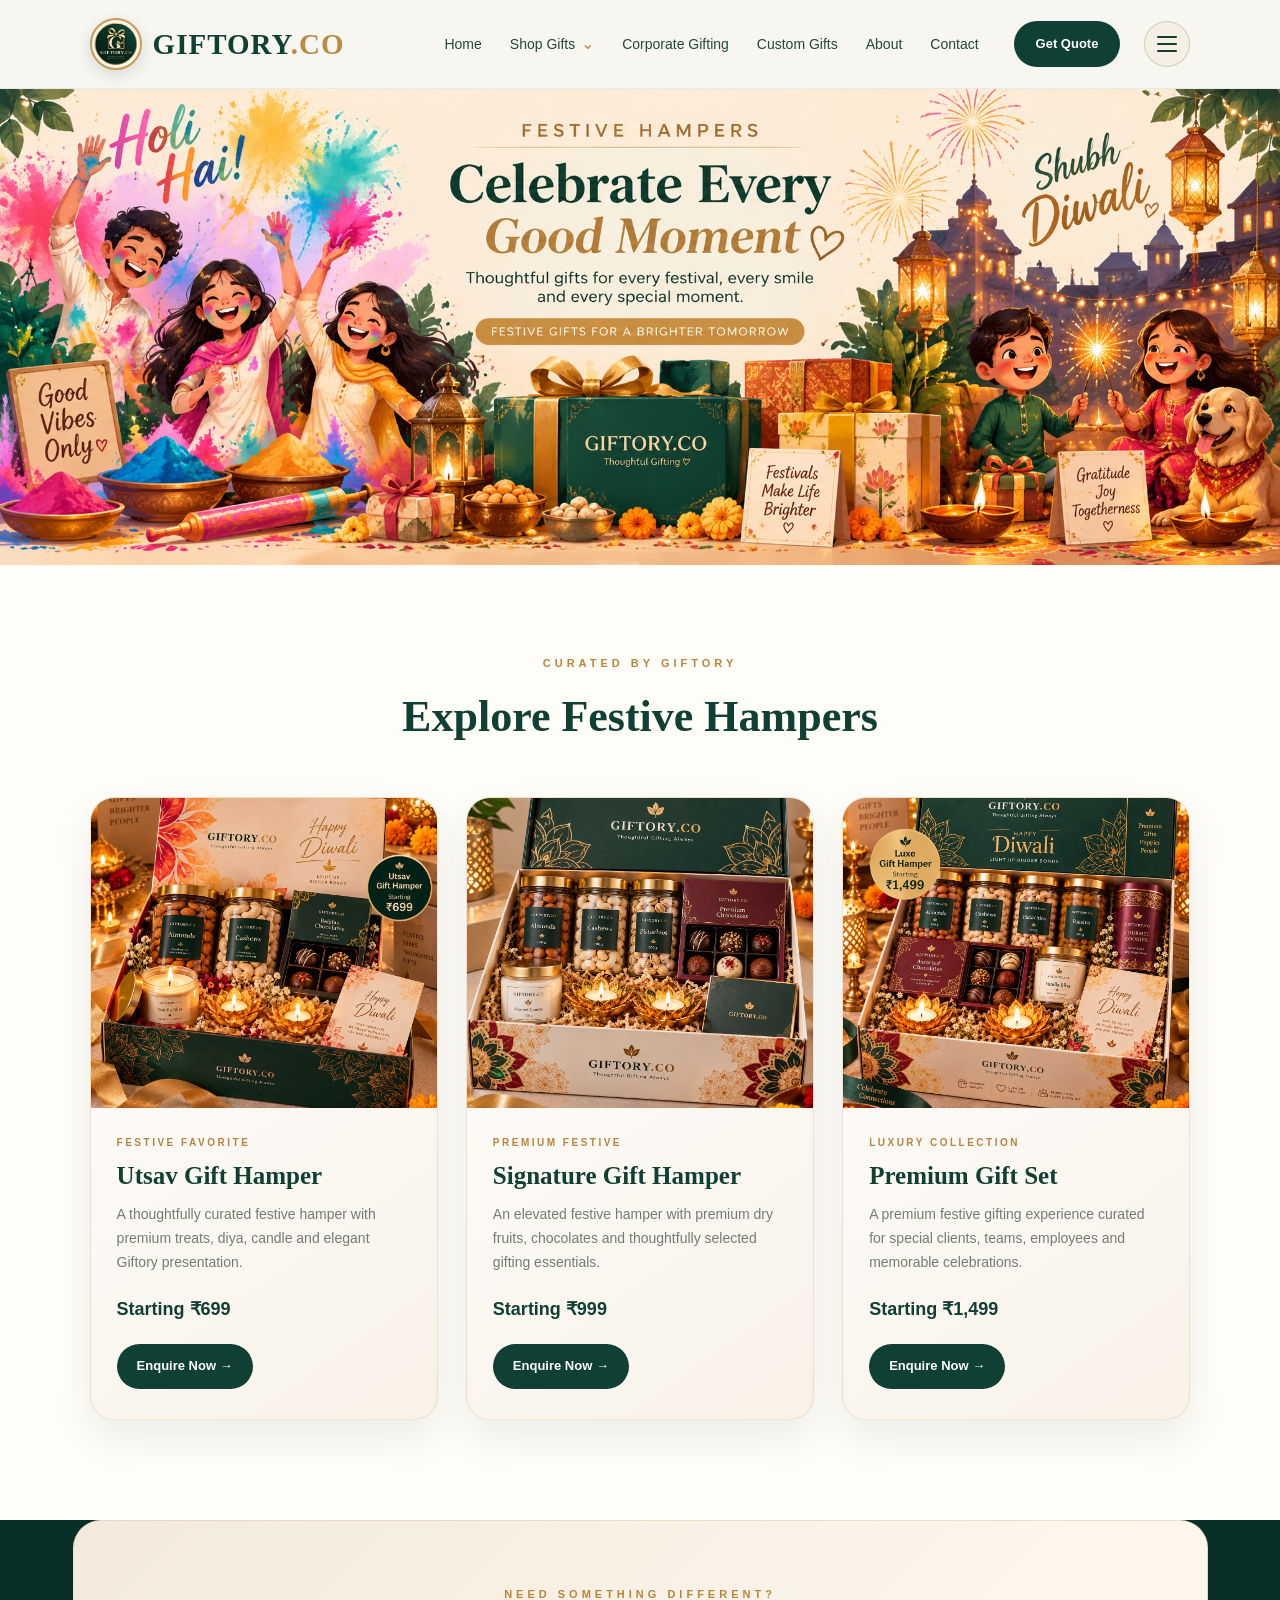
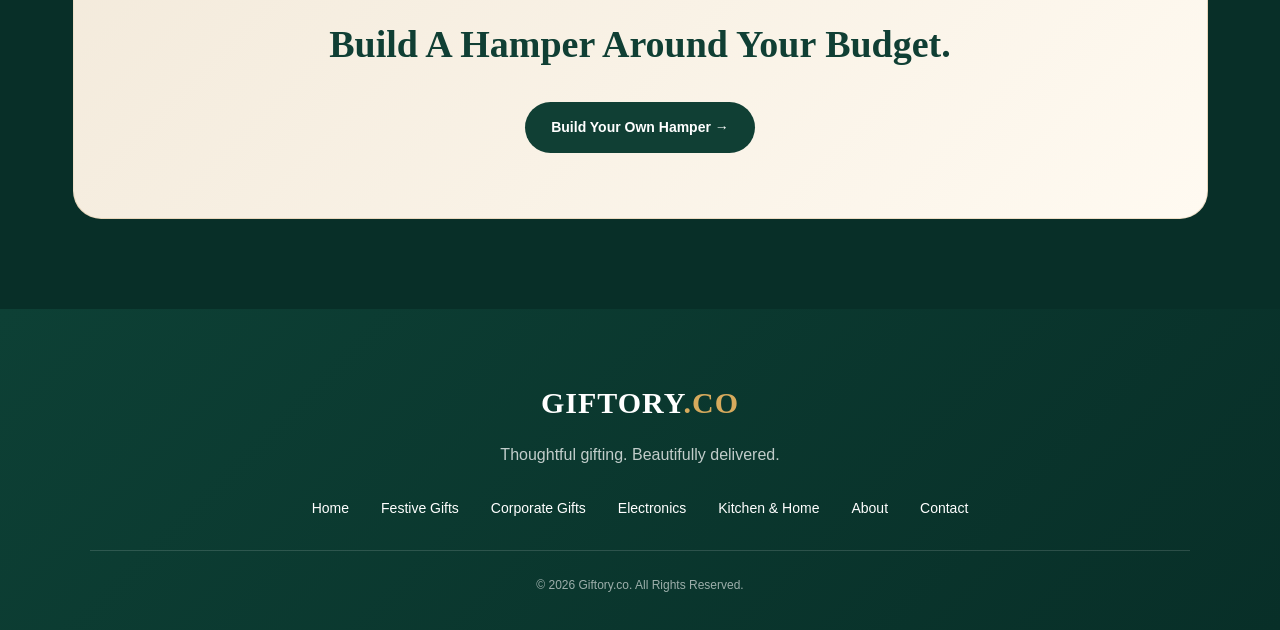
<file: festive-gifts.html>
<!DOCTYPE html>
<html lang="en">

<head>
  <meta charset="UTF-8">

  <meta
    name="viewport"
    content="width=device-width, initial-scale=1.0"
  >

  <title>Festive Hampers | Giftory.co</title>

  <link rel="stylesheet" href="style.css">
</head>

<body>


<!-- =========================================
     HEADER
========================================= -->

<header class="header">

  <!-- LOGO -->
  <a href="index.html" class="logo brand-logo">

    <img
      src="giftory_logo.png"
      alt="Giftory Logo"
      class="header-logo-img"
    >

    <span class="brand-name">
      GIFTORY<span>.CO</span>
    </span>

  </a>


  <!-- DESKTOP NAVIGATION -->
  <nav class="navbar">

    <a href="index.html">
      Home
    </a>


    <!-- SHOP GIFTS DROPDOWN -->
    <div class="shop-dropdown">

      <button
        type="button"
        class="shop-dropdown-btn"
        id="shopDropdownBtn"
      >
        Shop Gifts
        <span class="shop-arrow">⌄</span>
      </button>


      <div
        class="shop-dropdown-menu"
        id="shopDropdownMenu"
      >

        <a href="festive-gifts.html">
          <strong>Festive Hampers</strong>
          <small>Diwali & festive gifting</small>
        </a>

        <a href="corporate-gifts.html">
          <strong>Corporate Gifts</strong>
          <small>Employee & client gifting</small>
        </a>

        <a href="electronics.html">
          <strong>Electronics</strong>
          <small>Earbuds, watches & gadgets</small>
        </a>

        <a href="kitchen-home.html">
          <strong>Kitchen & Home</strong>
          <small>Home, kitchen & lifestyle</small>
        </a>

      </div>

    </div>


    <a href="index.html#corporate">
      Corporate Gifting
    </a>

    <a href="custom-hamper.html">
      Custom Gifts
    </a>

    <a href="index.html#about">
      About
    </a>

    <a href="index.html#contact">
      Contact
    </a>

  </nav>


  <!-- HEADER RIGHT SIDE -->
  <div class="header-actions">

    <a
      href="index.html#contact"
      class="nav-btn"
    >
      Get Quote
    </a>


    <!-- HAMBURGER -->
    <button
      class="menu-toggle"
      id="menuToggle"
      type="button"
      aria-label="Open navigation menu"
      aria-expanded="false"
    >
      <span></span>
      <span></span>
      <span></span>
    </button>

  </div>


  <!-- =========================================
       MOBILE MENU
  ========================================= -->

  <div
    class="mobile-menu"
    id="mobileMenu"
  >

    <a href="index.html">
      Home
    </a>


    <!-- MOBILE SHOP GIFTS -->
    <div class="mobile-shop-categories">

      <button
        type="button"
        class="mobile-shop-btn"
        id="mobileShopBtn"
      >
        Shop Gifts
        <span>+</span>
      </button>


      <div class="mobile-shop-menu">

        <a href="festive-gifts.html">
          Festive Hampers
        </a>

        <a href="corporate-gifts.html">
          Corporate Gifts
        </a>

        <a href="electronics.html">
          Electronics
        </a>

        <a href="kitchen-home.html">
          Kitchen & Home
        </a>

      </div>

    </div>


    <a href="index.html#corporate">
      Corporate Gifting
    </a>

    <a href="custom-hamper.html">
      Build Your Own Hamper
    </a>

    <a href="index.html#why-giftory">
      Why Giftory
    </a>

    <a href="index.html#about">
      About Giftory
    </a>

    <a href="index.html#contact">
      Corporate Enquiry
    </a>

    <a
      href="index.html#contact"
      class="mobile-quote-btn"
    >
      Get A Quote →
    </a>

  </div>

</header>



<!-- =========================================
     FESTIVE HERO
========================================= -->

<section class="category-image-hero">

  <img
    src="festive.png"
    alt="Giftory Festive Gifts Collection"
  >

</section>



<!-- =========================================
     FESTIVE PRODUCTS
========================================= -->

<section class="category-products">


  <!-- HEADING -->

  <div class="category-heading">

    <p>
      CURATED BY GIFTORY
    </p>

    <h2>
      Explore Festive Hampers
    </h2>

  </div>


  <!-- PRODUCT GRID -->

  <div class="category-product-grid">


    <!-- =========================================
         ₹699 HAMPER
    ========================================= -->

    <div class="category-product-card">

      <div class="category-product-image">

        <img
          src="giftory_699.png"
          alt="Utsav Gift Hamper"
        >

      </div>


      <div class="category-product-info">

        <p class="product-tag">
          FESTIVE FAVORITE
        </p>

        <h3>
          Utsav Gift Hamper
        </h3>

        <p>
          A thoughtfully curated festive hamper with
          premium treats, diya, candle and elegant
          Giftory presentation.
        </p>

        <strong>
          Starting ₹699
        </strong>

        <a href="index.html#contact">
          Enquire Now →
        </a>

      </div>

    </div>



    <!-- =========================================
         ₹999 HAMPER
    ========================================= -->

    <div class="category-product-card">

      <div class="category-product-image">

        <img
          src="giftory_999.png"
          alt="Signature Gift Hamper"
        >

      </div>


      <div class="category-product-info">

        <p class="product-tag">
          PREMIUM FESTIVE
        </p>

        <h3>
          Signature Gift Hamper
        </h3>

        <p>
          An elevated festive hamper with premium
          dry fruits, chocolates and thoughtfully
          selected gifting essentials.
        </p>

        <strong>
          Starting ₹999
        </strong>

        <a href="index.html#contact">
          Enquire Now →
        </a>

      </div>

    </div>



    <!-- =========================================
         ₹1499 HAMPER
    ========================================= -->

    <div class="category-product-card">

      <div class="category-product-image">

        <img
          src="giftory_1499.png"
          alt="Premium Gift Set"
        >

      </div>


      <div class="category-product-info">

        <p class="product-tag">
          LUXURY COLLECTION
        </p>

        <h3>
          Premium Gift Set
        </h3>

        <p>
          A premium festive gifting experience curated
          for special clients, teams, employees and
          memorable celebrations.
        </p>

        <strong>
          Starting ₹1,499
        </strong>

        <a href="index.html#contact">
          Enquire Now →
        </a>

      </div>

    </div>


  </div>

</section>



<!-- =========================================
     CUSTOM HAMPER CTA
========================================= -->

<section class="category-custom-cta">

  <p>
    NEED SOMETHING DIFFERENT?
  </p>

  <h2>
    Build A Hamper Around Your Budget.
  </h2>

  <a href="custom-hamper.html">
    Build Your Own Hamper →
  </a>

</section>



<!-- =========================================
     FOOTER
========================================= -->

<footer class="footer">


  <div class="footer-logo">
    GIFTORY<span>.CO</span>
  </div>


  <p>
    Thoughtful gifting. Beautifully delivered.
  </p>


  <div class="footer-links">

    <a href="index.html">
      Home
    </a>

    <a href="festive-gifts.html">
      Festive Gifts
    </a>

    <a href="corporate-gifts.html">
      Corporate Gifts
    </a>

    <a href="electronics.html">
      Electronics
    </a>

    <a href="kitchen-home.html">
      Kitchen & Home
    </a>

    <a href="index.html#about">
      About
    </a>

    <a href="index.html#contact">
      Contact
    </a>

  </div>


  <p class="copyright">
    © 2026 Giftory.co. All Rights Reserved.
  </p>


</footer>



<script src="script.js"></script>

</body>
</html>
</file>
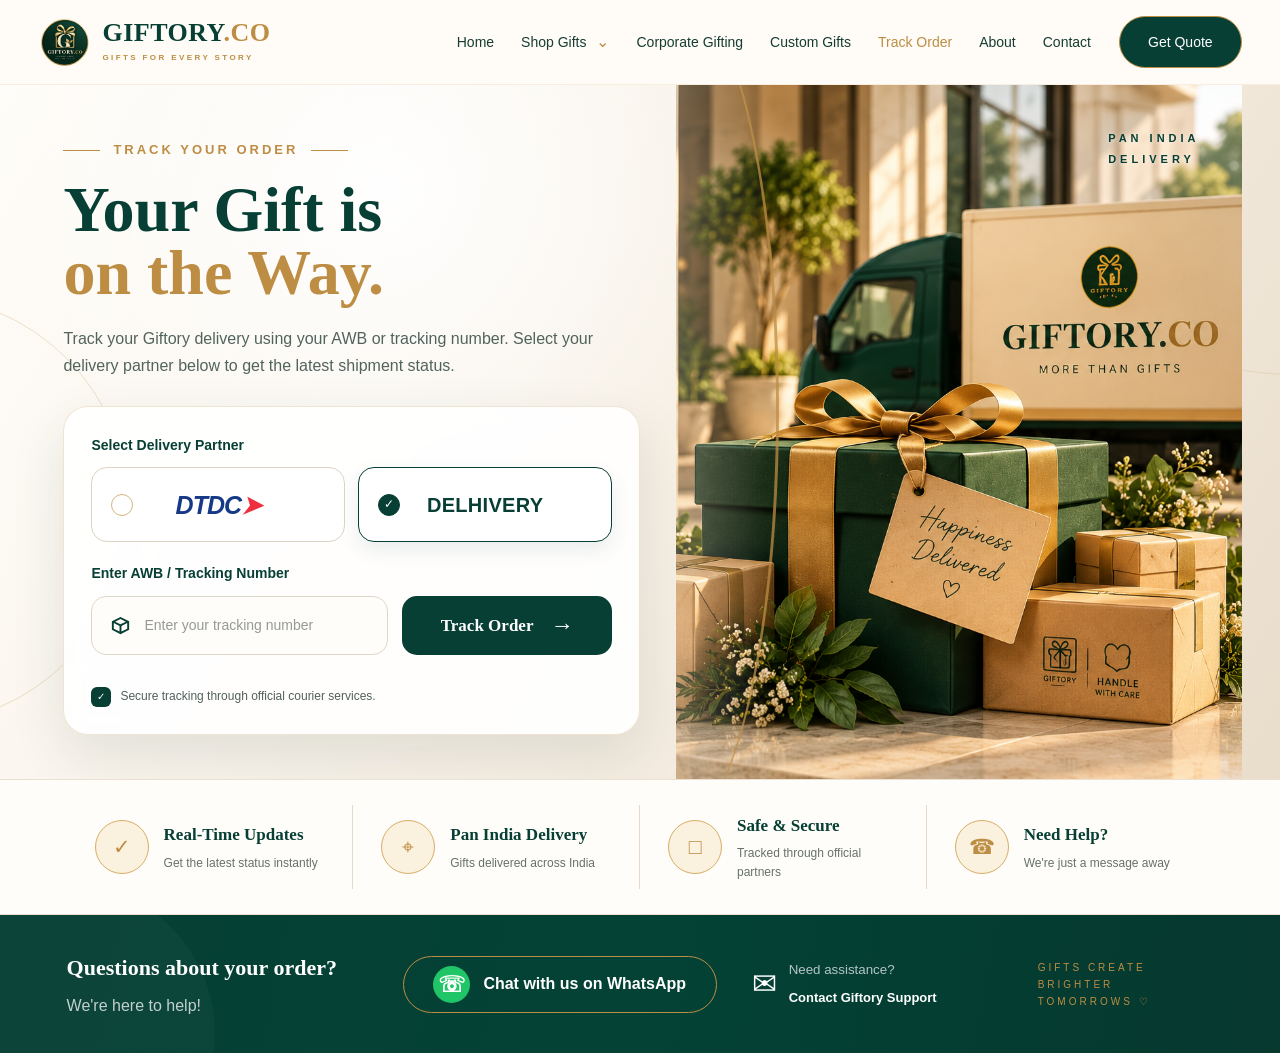
<file: tracking.html>
<!DOCTYPE html>
<html lang="en">

<head>
  <meta charset="UTF-8">

  <meta
    name="viewport"
    content="width=device-width, initial-scale=1.0"
  >

  <title>Track Your Order | Giftory.co</title>

  <link rel="stylesheet" href="style.css">
  <link rel="stylesheet" href="tracking.css">
</head>


<body class="tracking-body">


<!-- =========================================
HEADER
========================================= -->

<header class="tracking-header">

  <div class="tracking-header-inner">

    <!-- LOGO -->

    <a
      href="index.html"
      class="tracking-brand"
    >

      <img
        src="giftory_logo.png"
        alt="Giftory Logo"
      >

      <div class="tracking-brand-text">

        <strong>
          GIFTORY<span>.CO</span>
        </strong>

        <small>
          GIFTS FOR EVERY STORY
        </small>

      </div>

    </a>


    <!-- DESKTOP NAV -->

    <nav class="tracking-desktop-nav">

      <a href="index.html">
        Home
      </a>


      <div class="shop-dropdown">

        <button
          type="button"
          class="shop-dropdown-btn"
          id="shopDropdownBtn"
        >
          Shop Gifts
          <span>⌄</span>
        </button>


        <div class="shop-dropdown-menu">

          <a href="festive-gifts.html">
            <strong>Festive Hampers</strong>
            <small>Diwali & festive gifting</small>
          </a>

          <a href="corporate-gifts.html">
            <strong>Corporate Gifts</strong>
            <small>Employee & client gifting</small>
          </a>

          <a href="electronics.html">
            <strong>Electronics</strong>
            <small>Earbuds, watches & gadgets</small>
          </a>

          <a href="kitchen-home.html">
            <strong>Kitchen & Home</strong>
            <small>Home, kitchen & lifestyle</small>
          </a>

        </div>

      </div>


      <a href="corporate-gifts.html">
        Corporate Gifting
      </a>

      <a href="custom-hamper.html">
        Custom Gifts
      </a>

      <a
        href="tracking.html"
        class="active"
      >
        Track Order
      </a>

      <a href="index.html#about">
        About
      </a>

      <a href="index.html#contact">
        Contact
      </a>

    </nav>


    <!-- GET QUOTE -->

    <a
      href="index.html#contact"
      class="tracking-quote-btn"
    >
      Get Quote
    </a>


    <!-- HAMBURGER -->

    <button
      class="tracking-menu-toggle"
      id="trackingMenuToggle"
      aria-label="Open Menu"
    >
      <span></span>
      <span></span>
      <span></span>
    </button>

  </div>


  <!-- MOBILE MENU -->

  <div
    class="tracking-mobile-menu"
    id="trackingMobileMenu"
  >

    <a href="index.html">
      Home
    </a>

    <a href="festive-gifts.html">
      Festive Hampers
    </a>

    <a href="corporate-gifts.html">
      Corporate Gifts
    </a>

    <a href="electronics.html">
      Electronics
    </a>

    <a href="kitchen-home.html">
      Kitchen & Home
    </a>

    <a href="custom-hamper.html">
      Custom Gifts
    </a>

    <a href="tracking.html">
      Track Order
    </a>

    <a href="index.html#about">
      About
    </a>

    <a href="index.html#contact">
      Contact
    </a>

  </div>

</header>



<!-- =========================================
HERO
========================================= -->

<main>

<section class="tracking-premium-hero">


  <div class="tracking-decor tracking-decor-one"></div>
  <div class="tracking-decor tracking-decor-two"></div>


  <div class="tracking-premium-inner">


    <!-- =====================================
    LEFT
    ====================================== -->

    <div class="tracking-left">


      <div class="tracking-title-small">

        <span></span>

        TRACK YOUR ORDER

        <span></span>

      </div>


      <h1>

        Your Gift is

        <strong>
          on the Way.
        </strong>

      </h1>


      <p class="tracking-subtitle">

        Track your Giftory delivery using your
        AWB or tracking number.

        Select your delivery partner below to
        get the latest shipment status.

      </p>



      <!-- =====================================
      TRACKING CARD
      ====================================== -->

      <div class="premium-tracking-card">


        <label class="partner-heading">
          Select Delivery Partner
        </label>


        <div class="partner-grid">


          <!-- DTDC -->

          <button
            type="button"
            class="partner-card"
            data-courier="dtdc"
          >

            <span class="partner-radio"></span>

            <div class="dtdc-logo">
              DTDC<span>➤</span>
            </div>

          </button>



          <!-- DELHIVERY -->

          <button
            type="button"
            class="partner-card active"
            data-courier="delhivery"
          >

            <span class="partner-radio"></span>

            <div class="delhivery-logo">
              DELHIVERY
            </div>

          </button>


        </div>



        <!-- AWB -->

        <label
          for="trackingNumber"
          class="awb-label"
        >
          Enter AWB / Tracking Number
        </label>


        <div class="premium-input-row">


          <div class="premium-input-box">

            <svg
              viewBox="0 0 24 24"
              aria-hidden="true"
            >
              <path
                d="M3 7.5 12 3l9 4.5v9L12 21l-9-4.5v-9Zm9-2.2L6.4 8 12 10.8 17.6 8 12 5.3ZM5 9.5v5.8l6 3v-5.8l-6-3Zm8 8.8 6-3V9.5l-6 3v5.8Z"
              />
            </svg>


            <input
              type="text"
              id="trackingNumber"
              placeholder="Enter your tracking number"
              autocomplete="off"
            >

          </div>


          <button
            type="button"
            class="premium-track-btn"
            id="trackOrderBtn"
          >
            Track Order
            <span>→</span>
          </button>


        </div>


        <p
          class="tracking-error"
          id="trackingError"
        ></p>


        <div class="official-tracking">

          <span class="shield-icon">
            ✓
          </span>

          Secure tracking through official
          courier services.

        </div>


      </div>

    </div>



    <!-- =====================================
    RIGHT VISUAL
    ====================================== -->

    <div class="tracking-right">


      <div class="delivery-background">


        <div class="delivery-label">

          <span>
            PAN INDIA
          </span>

          DELIVERY

        </div>


        <!-- TRUCK -->

        <div class="delivery-truck">

          <div class="truck-cabin">

            <div class="truck-window"></div>

          </div>


          <div class="truck-box">

            <div class="truck-logo">

              <img
                src="giftory_logo.png"
                alt=""
              >

              <strong>
                GIFTORY.CO
              </strong>

              <small>
                MORE THAN GIFTS
              </small>

            </div>

          </div>


          <div class="truck-wheel wheel-one"></div>
          <div class="truck-wheel wheel-two"></div>

        </div>



        <!-- PARCELS -->

        <div class="parcel parcel-one"></div>
        <div class="parcel parcel-two"></div>
        <div class="parcel parcel-three"></div>



        <!-- GIFT -->

        <div class="premium-gift">

          <div class="gift-lid"></div>

          <div class="gift-body"></div>

          <div class="gift-ribbon-v"></div>
          <div class="gift-ribbon-h"></div>

          <div class="gift-bow gift-bow-left"></div>
          <div class="gift-bow gift-bow-right"></div>


          <div class="gift-tag">

            Happiness
            <strong>
              Delivered
            </strong>

          </div>

        </div>



        <!-- SIDE INFO -->

        <div class="delivery-side-card">


          <div>

            <span class="side-icon">
              ◉
            </span>

            <p>
              From
              <strong>Our Hands</strong>
            </p>

          </div>


          <div>

            <span class="side-icon">
              ▰
            </span>

            <p>
              To Your
              <strong>Loved Ones</strong>
            </p>

          </div>


          <div>

            <span class="side-icon">
              ♡
            </span>

            <p>
              With Care
              <strong>Always</strong>
            </p>

          </div>


        </div>


        <div class="delivery-quote">

          Because every
          <br>
          gift matters ♡

        </div>


      </div>

    </div>


  </div>

</section>



<!-- =========================================
BENEFITS
========================================= -->

<section class="tracking-benefits-premium">

  <div class="tracking-benefits-grid">


    <div class="tracking-benefit-item">

      <div class="tracking-benefit-icon">
        ✓
      </div>

      <div>
        <h3>Real-Time Updates</h3>
        <p>Get the latest status instantly</p>
      </div>

    </div>



    <div class="tracking-benefit-item">

      <div class="tracking-benefit-icon">
        ⌖
      </div>

      <div>
        <h3>Pan India Delivery</h3>
        <p>Gifts delivered across India</p>
      </div>

    </div>



    <div class="tracking-benefit-item">

      <div class="tracking-benefit-icon">
        □
      </div>

      <div>
        <h3>Safe & Secure</h3>
        <p>Tracked through official partners</p>
      </div>

    </div>



    <div class="tracking-benefit-item">

      <div class="tracking-benefit-icon">
        ☎
      </div>

      <div>
        <h3>Need Help?</h3>
        <p>We're just a message away</p>
      </div>

    </div>


  </div>

</section>



<!-- =========================================
HELP STRIP
========================================= -->

<section class="tracking-help-strip">

  <div class="tracking-help-inner">


    <div class="tracking-help-title">

      <h2>
        Questions about your order?
      </h2>

      <p>
        We're here to help!
      </p>

    </div>



    <a
      href="https://wa.me/919082698013?text=Hi%20Giftory%2C%20I%20need%20help%20with%20my%20order."
      target="_blank"
      class="tracking-whatsapp-btn"
    >

      <span>
        ☏
      </span>

      Chat with us on WhatsApp

    </a>



    <div class="tracking-help-message">

      <span>
        ✉
      </span>

      <div>

        <small>
          Need assistance?
        </small>

        <strong>
          Contact Giftory Support
        </strong>

      </div>

    </div>



    <div class="tracking-help-slogan">

      GIFTS CREATE
      <br>
      BRIGHTER
      <br>
      TOMORROWS ♡

    </div>


  </div>

</section>


</main>



<!-- =========================================
JAVASCRIPT
========================================= -->

<script src="script.js"></script>


<script>

document.addEventListener(
  "DOMContentLoaded",
  function () {


    /* =====================================
    COURIER SELECTION
    ====================================== */

    let selectedCourier = "delhivery";


    const partnerCards =
      document.querySelectorAll(".partner-card");


    const trackingInput =
      document.getElementById("trackingNumber");


    const trackButton =
      document.getElementById("trackOrderBtn");


    const trackingError =
      document.getElementById("trackingError");



    partnerCards.forEach(function (card) {

      card.addEventListener(
        "click",
        function () {

          partnerCards.forEach(function (item) {
            item.classList.remove("active");
          });


          this.classList.add("active");


          selectedCourier =
            this.dataset.courier;


          trackingError.textContent = "";

        }
      );

    });



    /* =====================================
    TRACK ORDER
    ====================================== */

    function trackOrder() {


      const awb =
        trackingInput.value.trim();


      if (!awb) {

        trackingError.textContent =
          "Please enter your AWB / tracking number.";

        trackingInput.focus();

        return;

      }


      trackingError.textContent = "";


      if (selectedCourier === "delhivery") {

  window.open(
    "https://www.delhivery.com/",
    "_blank"
  );

}

      /* DTDC */

      else {

        window.open(
          "https://www.dtdc.com/track-your-shipment/",
          "_blank"
        );

      }

    }


    trackButton.addEventListener(
      "click",
      trackOrder
    );


    trackingInput.addEventListener(
      "keydown",
      function (event) {

        if (event.key === "Enter") {
          trackOrder();
        }

      }
    );



    /* =====================================
    MOBILE MENU
    ====================================== */

    const menuButton =
      document.getElementById(
        "trackingMenuToggle"
      );


    const mobileMenu =
      document.getElementById(
        "trackingMobileMenu"
      );


    if (menuButton && mobileMenu) {

      menuButton.addEventListener(
        "click",
        function () {

          this.classList.toggle("active");

          mobileMenu.classList.toggle("active");

        }
      );

    }


  }
);

</script>


</body>
</html>
</file>
<file: style.css>
/* =========================================================
   GIFTORY.CO — CLEAN MASTER STYLESHEET
   Safe cleanup: duplicate exact rules removed; existing design preserved.
   ========================================================= */

/* =========================
   GIFTORY.CO - PREMIUM STYLE
   ========================= */

* {
  margin: 0;
  padding: 0;
  box-sizing: border-box;
}

html {
  scroll-behavior: smooth;
}

body {
  font-family: Arial, Helvetica, sans-serif;
  background: #f8f4ec;
  color: #17342d;
  line-height: 1.6;
}

a {
  text-decoration: none;
  color: inherit;
}

img {
  width: 100%;
  display: block;
}

button,
input,
textarea {
  font: inherit;
}


/* =========================
   COMMON
   ========================= */

.section {
  padding: 95px 8%;
}

.section-heading {
  text-align: center;
  max-width: 760px;
  margin: 0 auto 55px;
}

.section-heading p,
.section-label {
  color: #b28a4a;
  font-size: 13px;
  letter-spacing: 3px;
  font-weight: 700;
  margin-bottom: 12px;
}

.section-heading h2,
.corporate-content h2,
.about-content h2 {
  font-family: Georgia, "Times New Roman", serif;
  font-size: 46px;
  line-height: 1.15;
  color: #113c32;
  margin-bottom: 18px;
}

.section-heading span {
  color: #6f766f;
  font-size: 16px;
}


/* =========================
   HEADER
   ========================= */

.header {
  width: 100%;
  padding: 20px 7%;
  background: rgba(248, 244, 236, 0.95);

  display: flex;
  align-items: center;
  justify-content: space-between;

  position: sticky;
  top: 0;
  z-index: 1000;

  border-bottom: 1px solid rgba(17, 60, 50, 0.08);

  backdrop-filter: blur(12px);
}

.logo {
  font-family: Georgia, "Times New Roman", serif;
  font-size: 27px;
  font-weight: 700;
  letter-spacing: 1px;
  color: #113c32;
}

.logo span {
  color: #b28a4a;
}

.navbar {
  display: flex;
  align-items: center;
  gap: 30px;
}

.navbar a {
  font-size: 14px;
  font-weight: 500;
  color: #29473f;
  position: relative;
  transition: 0.3s;
}

.navbar a::after {
  content: "";
  position: absolute;

  left: 0;
  bottom: -7px;

  width: 0;
  height: 1px;

  background: #b28a4a;

  transition: 0.3s;
}

.navbar a:hover {
  color: #b28a4a;
}

.navbar a:hover::after {
  width: 100%;
}

.nav-btn {
  background: #113c32;
  color: white;

  padding: 11px 21px;

  border-radius: 999px;

  font-size: 13px;
  font-weight: 600;

  transition: 0.3s;
}

.nav-btn:hover {
  background: #b28a4a;
  transform: translateY(-2px);
}


/* =========================
   HERO
   ========================= */

.hero {
  min-height: 88vh;

  padding: 70px 8%;

  display: grid;
  grid-template-columns: 1.05fr 0.95fr;

  align-items: center;
  gap: 70px;

  background:
    radial-gradient(
      circle at 85% 30%,
      rgba(178, 138, 74, 0.11),
      transparent 30%
    ),
    linear-gradient(
      135deg,
      #f8f4ec 0%,
      #f6f0e5 60%,
      #efe5d3 100%
    );
}

.hero-small {
  font-size: 12px;
  letter-spacing: 3px;

  color: #b28a4a;
  font-weight: 700;

  margin-bottom: 18px;
}

.hero h1 {
  font-family: Georgia, "Times New Roman", serif;

  font-size: 67px;
  line-height: 1.06;

  color: #113c32;

  margin-bottom: 24px;
}

.hero h1 span {
  color: #b28a4a;
  font-style: italic;
}

.hero-text {
  max-width: 580px;

  font-size: 18px;
  color: #68736d;

  margin-bottom: 34px;
}

.hero-buttons {
  display: flex;
  gap: 16px;
  flex-wrap: wrap;
}

.btn-primary,
.btn-secondary {
  display: inline-block;

  padding: 14px 27px;

  border-radius: 999px;

  font-size: 14px;
  font-weight: 600;

  transition: all 0.3s ease;
}

.btn-primary {
  background: #113c32;
  color: white;
}

.btn-primary:hover {
  background: #b28a4a;
  transform: translateY(-2px);
}

.btn-secondary {
  color: #113c32;

  border: 1px solid #113c32;

  background: transparent;
}

.btn-secondary:hover {
  background: #113c32;
  color: white;
}

.hero-image {
  position: relative;
}

.hero-image::before {
  content: "";

  position: absolute;

  width: 85%;
  height: 85%;

  border: 1px solid rgba(178, 138, 74, 0.35);

  top: -18px;
  right: -18px;

  border-radius: 36px;

  z-index: 0;
}

.image-placeholder {
  position: relative;

  min-height: 470px;

  background:
    linear-gradient(
      145deg,
      #ede5d7,
      #dfd0b9
    );

  border-radius: 34px;

  display: flex;
  align-items: center;
  justify-content: center;

  color: #997a48;
  font-family: Georgia, serif;

  box-shadow:
    0 25px 60px rgba(33, 46, 39, 0.13);

  overflow: hidden;

  z-index: 1;
}


/* =========================
   CATEGORY
   ========================= */

.categories {
  background: #fffdf8;
}

.category-grid {
  display: grid;
  grid-template-columns: repeat(4, 1fr);

  gap: 25px;
}

.category-card {
  background: #f8f4ec;

  padding: 17px;

  border-radius: 23px;

  transition: 0.35s;

  border: 1px solid rgba(17, 60, 50, 0.06);
}

.category-card:hover {
  transform: translateY(-8px);

  box-shadow:
    0 20px 45px rgba(23, 52, 45, 0.10);
}

.category-image {
  height: 235px;

  border-radius: 16px;

  background:
    linear-gradient(
      135deg,
      #e9dfcf,
      #d9c4a2
    );

  display: flex;
  align-items: center;
  justify-content: center;

  color: #9a7c4a;

  margin-bottom: 19px;
}

.category-card h3 {
  font-family: Georgia, serif;

  font-size: 23px;

  color: #113c32;

  margin-bottom: 7px;
}

.category-card p {
  font-size: 14px;

  color: #737b75;

  margin-bottom: 13px;
}

.category-card a {
  color: #b28a4a;

  font-size: 14px;
  font-weight: 700;
}


/* =========================
   PRODUCTS
   ========================= */

.featured {
  background: #f8f4ec;
}

.product-grid {
  display: grid;

  grid-template-columns: repeat(3, 1fr);

  gap: 28px;
}

.product-card {
  background: #fff;

  border-radius: 24px;

  padding: 16px;

  box-shadow:
    0 10px 35px rgba(17, 60, 50, 0.07);

  transition: 0.35s;
}

.product-card:hover {
  transform: translateY(-7px);
}

.product-image {
  height: 320px;

  border-radius: 18px;

  background:
    linear-gradient(
      145deg,
      #e9e0d1,
      #d9c5a6
    );

  display: flex;
  align-items: center;
  justify-content: center;

  color: #9b7a47;

  margin-bottom: 19px;
}

.product-category {
  font-size: 11px;

  letter-spacing: 2px;

  color: #b28a4a;

  font-weight: 700;
}

.product-card h3 {
  font-family: Georgia, serif;

  font-size: 24px;

  color: #113c32;

  margin: 7px 0;
}

.price {
  color: #596a64;

  font-weight: 600;

  margin-bottom: 14px;
}

.product-card button {
  width: 100%;

  padding: 13px;

  background: #113c32;
  color: white;

  border: none;

  border-radius: 999px;

  cursor: pointer;

  font-weight: 600;

  transition: 0.3s;
}

.product-card button:hover {
  background: #b28a4a;
}


/* =========================
   CORPORATE
   ========================= */

.corporate {
  display: grid;

  grid-template-columns: 1fr 1fr;

  align-items: center;

  gap: 75px;

  background: #113c32;
}

.corporate .image-placeholder {
  background:
    linear-gradient(
      145deg,
      #e9dfcf,
      #cdb184
    );

  min-height: 530px;
}

.corporate-content h2 {
  color: white;
}

.corporate-content > p:not(.section-label) {
  color: #d6dfdb;

  margin-bottom: 30px;

  max-width: 600px;
}

.benefits {
  display: grid;

  grid-template-columns: repeat(2, 1fr);

  gap: 18px;

  margin-bottom: 32px;
}

.benefits div {
  padding: 19px;

  background: rgba(255, 255, 255, 0.07);

  border: 1px solid rgba(255, 255, 255, 0.12);

  border-radius: 15px;
}

.benefits strong {
  color: #dfc58e;

  display: block;

  margin-bottom: 6px;
}

.benefits span {
  font-size: 13px;

  color: #ced9d4;
}

.corporate .btn-primary {
  background: #dfc58e;
  color: #113c32;
}

.corporate .btn-primary:hover {
  background: white;
}


/* =========================
   CUSTOM HAMPER
   ========================= */

.custom {
  text-align: center;

  background:
    linear-gradient(
      135deg,
      #f0e6d4,
      #fbf7ef
    );
}

.custom .btn-primary {
  margin-top: -10px;
}


/* =========================
   WHY GIFTORY
   ========================= */

.why {
  background: #fffdf8;
}

.why-grid {
  display: grid;

  grid-template-columns: repeat(4, 1fr);

  gap: 22px;
}

.why-grid div {
  padding: 30px 24px;

  text-align: center;

  background: #f8f4ec;

  border-radius: 20px;

  border: 1px solid rgba(17, 60, 50, 0.06);

  transition: 0.3s;
}

.why-grid div:hover {
  transform: translateY(-6px);
}

.why-grid h3 {
  font-family: Georgia, serif;

  color: #113c32;

  font-size: 21px;

  margin-bottom: 9px;
}

.why-grid p {
  font-size: 14px;

  color: #747c77;
}


/* =========================
   ABOUT
   ========================= */

.about {
  background:
    linear-gradient(
      135deg,
      #ede4d5,
      #f8f4ec
    );
}

.about-content {
  max-width: 760px;

  margin: auto;

  text-align: center;
}

.about-content p:not(.section-label) {
  color: #6d7771;

  font-size: 17px;
}


/* =========================
   CONTACT FORM
   ========================= */

.contact {
  background: #fffdf8;
}

.contact-form {
  max-width: 850px;

  margin: auto;

  display: grid;

  grid-template-columns: repeat(2, 1fr);

  gap: 18px;
}

.contact-form input,
.contact-form textarea {
  width: 100%;

  padding: 15px 17px;

  border: 1px solid #ded6c8;

  background: #f9f6f0;

  border-radius: 12px;

  outline: none;

  color: #17342d;

  transition: 0.3s;
}

.contact-form input:focus,
.contact-form textarea:focus {
  border-color: #b28a4a;

  box-shadow:
    0 0 0 3px rgba(178, 138, 74, 0.08);
}

.contact-form textarea {
  grid-column: span 2;

  resize: vertical;
}

.contact-form button {
  grid-column: span 2;

  padding: 15px;

  border: none;

  border-radius: 999px;

  background: #113c32;
  color: white;

  font-weight: 700;

  cursor: pointer;

  transition: 0.3s;
}

.contact-form button:hover {
  background: #b28a4a;
}


/* =========================
   FOOTER
   ========================= */

.footer {
  background: #0d3028;

  color: white;

  padding: 55px 8% 30px;

  text-align: center;
}

.footer-logo {
  font-family: Georgia, serif;

  font-size: 28px;

  font-weight: 700;

  margin-bottom: 10px;
}

.footer-logo span {
  color: #d9b977;
}

.footer > p {
  color: #bdc9c4;
}

.footer-links {
  display: flex;

  justify-content: center;

  flex-wrap: wrap;

  gap: 27px;

  margin: 27px 0;
}

.footer-links a {
  font-size: 14px;

  color: #e3ebe7;

  transition: 0.3s;
}

.footer-links a:hover {
  color: #d9b977;
}

.copyright {
  padding-top: 20px;

  border-top: 1px solid rgba(255, 255, 255, 0.1);

  font-size: 12px;
}


/* =========================
   RESPONSIVE
   ========================= */

@media (max-width: 1100px) {

  .navbar {
    display: none;
  }

  .hero {
    grid-template-columns: 1fr;
    min-height: auto;
  }

  .hero-content {
    padding-top: 35px;
  }

  .hero h1 {
    font-size: 57px;
  }

  .category-grid,
  .why-grid {
    grid-template-columns: repeat(2, 1fr);
  }

  .corporate {
    grid-template-columns: 1fr;
  }

}


@media (max-width: 750px) {

  .section {
    padding: 70px 6%;
  }

  .header {
    padding: 16px 6%;
  }

  .logo {
    font-size: 22px;
  }

  .nav-btn {
    padding: 9px 15px;
    font-size: 12px;
  }

  .hero {
    padding: 45px 6% 65px;
    gap: 45px;
  }

  .hero h1 {
    font-size: 43px;
  }

  .hero-text {
    font-size: 16px;
  }

  .image-placeholder {
    min-height: 340px;
  }

  .section-heading h2,
  .corporate-content h2,
  .about-content h2 {
    font-size: 36px;
  }

  .category-grid,
  .product-grid,
  .why-grid,
  .benefits {
    grid-template-columns: 1fr;
  }

  .product-image {
    height: 270px;
  }

  .contact-form {
    grid-template-columns: 1fr;
  }

  .contact-form textarea,
  .contact-form button {
    grid-column: span 1;
  }

}


@media (max-width: 480px) {

  .hero h1 {
    font-size: 37px;
  }

  .hero-buttons {
    flex-direction: column;
  }

  .btn-primary,
  .btn-secondary {
    text-align: center;
    width: 100%;
  }

  .section-heading h2,
  .corporate-content h2,
  .about-content h2 {
    font-size: 32px;
  }

}
/* =========================
   HERO ACTUAL IMAGE
   ========================= */



.hero-image img {
  position: relative;
  z-index: 1;
}


/* MOBILE */
@media (max-width: 750px) {

  .hero-image img {
    height: 380px;
    border-radius: 22px;
  } 

}
/* =========================
   HERO IMAGE - FINAL
   ========================= */

.hero-image {
  position: relative;
  width: 100%;
  height: 490px;
  overflow: hidden;
  border-radius: 30px;

  box-shadow:
    0 25px 60px rgba(17, 60, 50, 0.15);
}

.hero-image img {
  width: 100%;
  height: 100%;
  object-fit: cover;
  object-position: 62% center;
  display: block;
}

.hero-image::before {
  content: "";
  position: absolute;

  top: 8px;
  left: 8px;

  width: calc(100% - 16px);
  height: calc(100% - 16px);

  border: 1px solid rgba(178, 138, 74, 0.35);
  border-radius: 24px;

  z-index: 2;
  pointer-events: none;
}
/* HERO FINAL TUNING */

.hero {
  grid-template-columns: 1fr 1.05fr;
  gap: 60px;
}

.hero-image {
  height: 440px;
  border-radius: 28px;
}

.hero-image img {
  width: 100%;
  height: 100%;
  object-fit: cover;
  object-position: 60% center;
  border-radius: 28px;
}
/* HERO - SLIGHTLY BIGGER IMAGE */

.hero {
  grid-template-columns: 0.95fr 1.1fr;
  gap: 45px;
}

.hero-image {
  height: 460px;
  width: 105%;
}

.hero-image img {
  width: 100%;
  height: 100%;
  object-fit: cover;
  object-position: 60% center;
}
/* =========================
   CORPORATE IMAGE - FINAL
   ========================= */

.corporate-image {
  width: 100%;
  height: 560px;
  overflow: hidden;
  border-radius: 28px;

  box-shadow:
    0 25px 60px rgba(0, 0, 0, 0.22);

  border: 1px solid rgba(217, 185, 119, 0.28);
}

.corporate-image img {
  width: 100%;
  height: 100%;

  object-fit: cover;

  /* Portrait image ko nicely frame karega */
  object-position: center;

  display: block;

  transition: transform 0.6s ease;
}

.corporate-image:hover img {
  transform: scale(1.025);
}
/* =========================
   CUSTOM HAMPER BUILDER
   ========================= */

.builder-hero {
  text-align: center;
  padding: 95px 8% 55px;
  background:
    linear-gradient(
      135deg,
      #f8f4ec,
      #f1e6d3
    );
}

.builder-small {
  color: #b28a4a;
  font-size: 13px;
  letter-spacing: 4px;
  font-weight: 700;
  margin-bottom: 12px;
}

.builder-hero h1 {
  font-family: Georgia, serif;
  font-size: 58px;
  color: #113c32;
  margin-bottom: 18px;
}

.builder-hero > p:last-child {
  max-width: 700px;
  margin: auto;
  color: #67746e;
  font-size: 17px;
}


.hamper-builder {
  padding: 65px 8% 100px;
  background: #fffdf8;
}


.builder-step {
  max-width: 1050px;
  margin: 0 auto 28px;

  display: grid;
  grid-template-columns: 80px 1fr;
  gap: 25px;

  background: #f8f4ec;

  border:
    1px solid rgba(17, 60, 50, 0.08);

  border-radius: 24px;

  padding: 28px;

  box-shadow:
    0 12px 35px rgba(17, 60, 50, 0.06);
}


.step-number {
  width: 60px;
  height: 60px;

  border-radius: 50%;

  background: #113c32;
  color: #d9b977;

  display: flex;
  align-items: center;
  justify-content: center;

  font-weight: 700;
  font-size: 18px;
}


.step-content h2 {
  font-family: Georgia, serif;
  font-size: 29px;
  color: #113c32;
  margin-bottom: 5px;
}

.step-content > p {
  color: #747d77;
  margin-bottom: 20px;
}


.option-grid {
  display: flex;
  flex-wrap: wrap;
  gap: 12px;
}


.builder-option input {
  display: none;
}


.builder-option span {
  display: inline-block;

  padding: 11px 18px;

  border-radius: 999px;

  border: 1px solid #dbd1c0;

  background: white;

  color: #314b44;

  font-size: 14px;

  cursor: pointer;

  transition: 0.25s ease;
}


.builder-option span:hover {
  border-color: #b28a4a;
  color: #b28a4a;
}


.builder-option input:checked + span {
  background: #113c32;
  border-color: #113c32;
  color: white;

  box-shadow:
    0 7px 18px rgba(17, 60, 50, 0.16);
}


.builder-fields {
  display: grid;

  grid-template-columns:
    repeat(2, 1fr);

  gap: 15px;
}


.builder-fields input,
.builder-fields select,
.builder-fields textarea {
  width: 100%;

  padding: 15px 17px;

  border:
    1px solid #ddd3c3;

  border-radius: 12px;

  background: white;

  outline: none;

  color: #17342d;
}


.builder-fields input:focus,
.builder-fields select:focus,
.builder-fields textarea:focus {
  border-color: #b28a4a;

  box-shadow:
    0 0 0 3px rgba(178, 138, 74, 0.08);
}


.builder-contact {
  max-width: 1050px;

  margin: 55px auto 0;

  padding: 45px;

  border-radius: 28px;

  background:
    linear-gradient(
      135deg,
      #113c32,
      #0c3028
    );

  box-shadow:
    0 25px 60px rgba(17, 60, 50, 0.18);
}


.builder-contact-heading {
  text-align: center;
  margin-bottom: 32px;
}


.builder-contact-heading p {
  color: #d8b66f;
  letter-spacing: 3px;
  font-size: 12px;
  font-weight: 700;
}


.builder-contact-heading h2 {
  font-family: Georgia, serif;

  font-size: 40px;

  color: white;

  margin: 8px 0;
}


.builder-contact-heading span {
  color: #cdd8d3;
}


.contact-fields input,
.contact-fields textarea {
  background:
    rgba(255, 255, 255, 0.08);

  border:
    1px solid rgba(255, 255, 255, 0.15);

  color: white;
}


.contact-fields input::placeholder,
.contact-fields textarea::placeholder {
  color:
    rgba(255, 255, 255, 0.65);
}


.contact-fields textarea {
  grid-column: span 2;
  resize: vertical;
}


.builder-submit {
  width: 100%;

  margin-top: 18px;

  padding: 16px;

  border: none;

  border-radius: 999px;

  background: #d9b977;

  color: #113c32;

  font-weight: 700;
  font-size: 15px;

  cursor: pointer;

  transition: 0.3s;
}


.builder-submit:hover {
  background: white;
  transform: translateY(-2px);
}


@media (max-width: 750px) {

  .builder-hero {
    padding: 70px 6% 40px;
  }

  .builder-hero h1 {
    font-size: 40px;
  }

  .hamper-builder {
    padding:
      45px 6% 70px;
  }

  .builder-step {
    grid-template-columns: 1fr;
  }

  .step-number {
    width: 50px;
    height: 50px;
  }

  .builder-fields {
    grid-template-columns: 1fr;
  }

  .contact-fields textarea {
    grid-column: span 1;
  }

  .builder-contact {
    padding: 30px 20px;
  }

}
/* ==========================================================
   GIFTORY.CO — CUSTOM HAMPER PAGE
   ========================================================== */


/* =========================
   HAMPER HERO IMAGE
   ========================= */

.hamper-hero {
  width: 100%;
  position: relative;
  overflow: hidden;
  background: #f5ede0;
  line-height: 0;
}

.hamper-hero-image {
  width: 100%;
  height: auto;
  display: block;
  object-fit: contain;
}


/* =========================
   BUILDER MAIN BACKGROUND
   ========================= */

.hamper-builder {
  position: relative;

  padding: 90px 8% 110px;

  background:
    radial-gradient(
      circle at 8% 15%,
      rgba(190, 148, 78, 0.07),
      transparent 25%
    ),
    radial-gradient(
      circle at 92% 60%,
      rgba(13, 66, 54, 0.05),
      transparent 28%
    ),
    #fffdf8;
}


/* =========================
   EACH BUILDER STEP
   ========================= */

.builder-step {
  position: relative;

  max-width: 1120px;

  margin: 0 auto 32px;

  padding: 40px 42px;

  display: grid;

  grid-template-columns: 85px 1fr;

  gap: 28px;

  background:
    linear-gradient(
      135deg,
      #ffffff 0%,
      #faf6ee 100%
    );

  border:
    1px solid rgba(178, 138, 74, 0.20);

  border-radius: 26px;

  box-shadow:
    0 15px 45px rgba(14, 59, 49, 0.07);

  transition:
    transform 0.3s ease,
    box-shadow 0.3s ease;
}


.builder-step:hover {
  transform: translateY(-4px);

  box-shadow:
    0 22px 55px rgba(14, 59, 49, 0.11);
}


/* GOLD LINE */

.builder-step::before {
  content: "";

  position: absolute;

  left: 0;
  top: 30px;
  bottom: 30px;

  width: 4px;

  border-radius: 0 5px 5px 0;

  background:
    linear-gradient(
      180deg,
      #e2c078,
      #a97c36
    );
}


/* =========================
   STEP NUMBER
   ========================= */

.step-number {
  width: 65px;
  height: 65px;

  display: flex;
  align-items: center;
  justify-content: center;

  border-radius: 50%;

  background:
    linear-gradient(
      145deg,
      #154c40,
      #0a342b
    );

  color: #e4bd70;

  font-size: 18px;
  font-weight: 700;

  border:
    1px solid rgba(226, 192, 120, 0.40);

  box-shadow:
    0 10px 25px rgba(10, 52, 43, 0.18);
}


/* =========================
   STEP CONTENT
   ========================= */

.step-content {
  width: 100%;
}


.step-label {
  margin: 0 0 7px;

  color: #b5823d;

  font-size: 11px;

  font-weight: 700;

  letter-spacing: 3px;
}


.step-content h2 {
  margin: 0 0 8px;

  font-family: Georgia, "Times New Roman", serif;

  color: #0e4438;

  font-size: 32px;

  line-height: 1.2;
}


.step-description {
  margin: 0 0 24px;

  color: #6e7873;

  font-size: 15px;

  line-height: 1.6;
}


/* =========================
   OPTION GRID
   ========================= */


/* HIDE ORIGINAL CHECKBOX */


/* OPTION BUTTON */

.builder-option span {
  min-width: 115px;

  display: inline-flex;

  align-items: center;

  justify-content: center;

  padding: 13px 18px;

  background: #fff;

  color: #29483f;

  border:
    1px solid #e4dac8;

  border-radius: 12px;

  font-size: 14px;

  font-weight: 600;

  cursor: pointer;

  box-shadow:
    0 6px 16px rgba(20, 55, 47, 0.04);

  transition:
    all 0.25s ease;
}


.builder-option span:hover {
  transform: translateY(-2px);

  color: #a97938;

  border-color: #c49a5a;

  box-shadow:
    0 10px 22px rgba(20, 55, 47, 0.08);
}


/* SELECTED OPTION */

.builder-option input:checked + span {
  color: #fff;

  background:
    linear-gradient(
      145deg,
      #154c40,
      #0b352d
    );

  border-color: #b98b49;

  box-shadow:
    0 10px 25px rgba(13, 65, 54, 0.18);

  transform: translateY(-2px);
}


/* =========================
   INPUT FIELDS
   ========================= */

.builder-fields {
  display: grid;

  grid-template-columns:
    repeat(2, minmax(0, 1fr));

  gap: 15px;
}


.builder-fields input,
.builder-fields select,
.builder-fields textarea {
  width: 100%;

  box-sizing: border-box;

  padding: 16px 17px;

  font-family: inherit;

  font-size: 14px;

  color: #183c33;

  background: #fff;

  border:
    1px solid #ded4c4;

  border-radius: 12px;

  outline: none;

  transition:
    border 0.25s ease,
    box-shadow 0.25s ease,
    transform 0.25s ease;
}


.builder-fields input::placeholder,
.builder-fields textarea::placeholder {
  color: #8a918e;
}


.builder-fields input:focus,
.builder-fields select:focus,
.builder-fields textarea:focus {
  border-color: #b98b49;

  box-shadow:
    0 0 0 4px rgba(185, 139, 73, 0.08);

  transform: translateY(-1px);
}


/* =========================
   FINAL CONTACT BOX
   ========================= */

.builder-contact {
  position: relative;

  overflow: hidden;

  max-width: 1120px;

  box-sizing: border-box;

  margin: 65px auto 0;

  padding: 55px;

  border-radius: 28px;

  background:
    radial-gradient(
      circle at 90% 10%,
      rgba(218, 180, 106, 0.15),
      transparent 30%
    ),
    linear-gradient(
      145deg,
      #10483b 0%,
      #082f27 100%
    );

  border:
    1px solid rgba(220, 184, 112, 0.25);

  box-shadow:
    0 30px 70px rgba(8, 47, 39, 0.20);
}


/* DECORATIVE GOLD CIRCLE */

.builder-contact::before {
  content: "";

  position: absolute;

  width: 250px;
  height: 250px;

  top: -120px;
  right: -100px;

  border-radius: 50%;

  border:
    1px solid rgba(225, 188, 113, 0.16);

  pointer-events: none;
}


/* =========================
   CONTACT HEADING
   ========================= */

.builder-contact-heading {
  position: relative;

  z-index: 2;

  text-align: center;

  margin-bottom: 35px;
}


.builder-contact-heading p {
  margin: 0;

  color: #dbb66c;

  font-size: 11px;

  font-weight: 700;

  letter-spacing: 4px;
}


.builder-contact-heading h2 {
  margin: 10px 0 10px;

  color: #fff;

  font-family: Georgia, "Times New Roman", serif;

  font-size: 42px;
}


.builder-contact-heading span {
  color: rgba(255, 255, 255, 0.72);

  font-size: 15px;

  line-height: 1.6;
}


/* =========================
   DARK FORM INPUTS
   ========================= */

.builder-contact .builder-fields input,
.builder-contact .builder-fields textarea {
  color: #fff;

  background:
    rgba(255, 255, 255, 0.075);

  border:
    1px solid rgba(255, 255, 255, 0.15);
}


.builder-contact .builder-fields input::placeholder,
.builder-contact .builder-fields textarea::placeholder {
  color:
    rgba(255, 255, 255, 0.60);
}


.builder-contact .builder-fields input:focus,
.builder-contact .builder-fields textarea:focus {
  border-color: #d7b36c;

  box-shadow:
    0 0 0 4px rgba(215, 179, 108, 0.10);
}


.contact-fields textarea {
  grid-column: 1 / -1;

  resize: vertical;

  min-height: 130px;
}


/* =========================
   GET QUOTE BUTTON
   ========================= */

.builder-submit {
  width: 100%;

  margin-top: 20px;

  padding: 17px 25px;

  border: none;

  border-radius: 50px;

  cursor: pointer;

  color: #103c32;

  background:
    linear-gradient(
      90deg,
      #e3c27d,
      #c79a51
    );

  font-size: 15px;

  font-weight: 700;

  box-shadow:
    0 12px 28px rgba(203, 157, 82, 0.20);

  transition:
    all 0.3s ease;
}


.builder-submit:hover {
  transform: translateY(-3px);

  background: #fff;

  box-shadow:
    0 16px 35px rgba(0, 0, 0, 0.20);
}


/* =========================
   CUSTOM PAGE FOOTER
   ========================= */

.footer {
  max-width: 1135px;

  margin: 0 auto 60px;

  padding: 55px 7% 35px;

  box-sizing: border-box;

  text-align: center;

  background: #0b382f;

  color: #fff;
}


.footer-logo {
  margin-bottom: 15px;

  color: #fff;

  font-family: Georgia, "Times New Roman", serif;

  font-size: 30px;

  font-weight: 700;

  letter-spacing: 1px;
}


.footer-logo span {
  color: #d4a85e;
}


.footer > p {
  color:
    rgba(255, 255, 255, 0.75);
}


.footer-links {
  display: flex;

  justify-content: center;

  flex-wrap: wrap;

  gap: 30px;

  margin: 30px 0;
}


.footer-links a {
  color: #fff;

  text-decoration: none;

  font-size: 14px;

  transition: 0.25s;
}


.footer-links a:hover {
  color: #d7b36c;
}


.footer .copyright {
  padding-top: 25px;

  border-top:
    1px solid rgba(255, 255, 255, 0.12);

  font-size: 12px;
}


/* =========================
   SMOOTH SCROLL
   ========================= */


/* =========================
   TABLET
   ========================= */

@media (max-width: 950px) {

  .hamper-builder {
    padding:
      65px 5% 90px;
  }

  .builder-step {
    padding:
      32px 30px;

    grid-template-columns:
      70px 1fr;
  }

}


/* =========================
   MOBILE
   ========================= */

@media (max-width: 700px) {

  .hamper-hero-image {
    width: 100%;
    height: auto;
  }


  .hamper-builder {
    padding:
      45px 5% 70px;
  }


  .builder-step {
    grid-template-columns: 1fr;

    gap: 18px;

    padding:
      28px 22px;

    border-radius: 20px;
  }


  .builder-step::before {
    display: none;
  }


  .step-number {
    width: 52px;
    height: 52px;

    font-size: 15px;
  }


  .step-content h2 {
    font-size: 27px;
  }


  .option-grid {
    gap: 9px;
  }


  .builder-option span {
    min-width: auto;

    padding:
      11px 14px;

    font-size: 13px;
  }


  .builder-fields {
    grid-template-columns: 1fr;
  }


  .contact-fields textarea {
    grid-column: auto;
  }


  .builder-contact {
    padding:
      38px 22px;

    border-radius: 22px;
  }


  .builder-contact-heading h2 {
    font-size: 32px;
  }


  .footer {
    margin-bottom: 0;
  }

}
/* CLICKABLE AREA ON HERO IMAGE BUTTON */

.hamper-hero {
  position: relative;
}

.hamper-image-button {
  position: absolute;

  /* image ke printed button ke upar */
  left: 7.5%;
  top: 62%;

  width: 19%;
  height: 9%;

  z-index: 10;

  cursor: pointer;

  /* invisible */
  background: transparent;
}


/* smooth scrolling */


/* =========================================
   HOMEPAGE CUSTOM HAMPER CTA
========================================= */

.custom {
  padding: 90px 7%;
  background:
    radial-gradient(
      circle at 85% 20%,
      rgba(193, 149, 77, 0.12),
      transparent 30%
    ),
    linear-gradient(
      135deg,
      #f7f0e4,
      #fffdf8
    );
}


.custom-wrap {
  max-width: 1135px;
  margin: auto;

  display: grid;
  grid-template-columns: 1.05fr 0.95fr;

  align-items: center;

  gap: 70px;

  padding: 65px;

  border-radius: 30px;

  background:
    linear-gradient(
      135deg,
      #0e4438,
      #082f27
    );

  box-shadow:
    0 28px 70px rgba(12, 59, 49, 0.17);

  position: relative;

  overflow: hidden;
}


.custom-wrap::before {
  content: "";

  position: absolute;

  width: 350px;
  height: 350px;

  border-radius: 50%;

  top: -180px;
  right: -120px;

  border:
    1px solid rgba(215, 179, 108, 0.18);
}


.custom-content {
  position: relative;
  z-index: 2;
}


.custom-eyebrow {
  margin: 0 0 12px;

  color: #d6ad65;

  font-size: 11px;

  font-weight: 700;

  letter-spacing: 4px;
}


.custom-content h2 {
  margin: 0;

  color: #ffffff;

  font-family: Georgia, "Times New Roman", serif;

  font-size: 48px;

  line-height: 1.08;
}


.custom-text {
  max-width: 520px;

  margin: 20px 0 25px;

  color:
    rgba(255, 255, 255, 0.72);

  font-size: 16px;

  line-height: 1.7;
}


.custom-features {
  display: grid;

  grid-template-columns:
    repeat(2, minmax(0, 1fr));

  gap: 12px 20px;

  margin-bottom: 30px;
}


.custom-features span {
  color: #f5e6c8;

  font-size: 13px;

  font-weight: 600;
}


.custom-btn {
  display: inline-flex;

  align-items: center;

  justify-content: center;

  padding: 15px 28px;

  border-radius: 50px;

  text-decoration: none;

  color: #103d33;

  background:
    linear-gradient(
      90deg,
      #e2bd70,
      #c4934d
    );

  font-size: 14px;

  font-weight: 700;

  box-shadow:
    0 12px 28px rgba(201, 154, 80, 0.20);

  transition: 0.3s ease;
}


.custom-btn:hover {
  transform: translateY(-3px);

  background: #ffffff;

  box-shadow:
    0 18px 35px rgba(0, 0, 0, 0.20);
}


/* RIGHT SIDE */

.custom-visual {
  position: relative;

  min-height: 360px;
}


.custom-card {
  position: absolute;

  width: 270px;

  padding: 22px;

  box-sizing: border-box;

  border-radius: 18px;

  background:
    rgba(255, 255, 255, 0.96);

  border:
    1px solid rgba(216, 179, 108, 0.30);

  box-shadow:
    0 20px 40px rgba(0, 0, 0, 0.15);

  transition:
    transform 0.3s ease;
}


.custom-card:hover {
  transform: translateY(-5px);
}


.custom-card span {
  display: block;

  margin-bottom: 9px;

  color: #b37e36;

  font-size: 12px;

  font-weight: 700;

  letter-spacing: 2px;
}


.custom-card strong {
  display: block;

  color: #103d33;

  font-family: Georgia, serif;

  font-size: 20px;

  margin-bottom: 7px;
}


.custom-card p {
  margin: 0;

  color: #777;

  font-size: 12px;

  line-height: 1.5;
}


.custom-card-one {
  top: 10px;
  left: 10px;
}


.custom-card-two {
  top: 120px;
  right: 0;
}


.custom-card-three {
  bottom: 0;
  left: 45px;
}


/* MOBILE */

@media (max-width: 850px) {

  .custom {
    padding: 60px 5%;
  }


  .custom-wrap {
    grid-template-columns: 1fr;

    gap: 45px;

    padding: 40px 25px;
  }


  .custom-content h2 {
    font-size: 38px;
  }


  .custom-visual {
    min-height: auto;

    display: grid;

    gap: 15px;
  }


  .custom-card {
    position: static;

    width: 100%;
  }


  .custom-features {
    grid-template-columns: 1fr;
  }

}
/* =========================================
   WHY GIFTORY - PREMIUM SECTION
========================================= */

.why-giftory {
  position: relative;

  padding: 100px 7%;

  background:
    radial-gradient(
      circle at 15% 15%,
      rgba(184, 139, 67, 0.08),
      transparent 25%
    ),
    radial-gradient(
      circle at 90% 80%,
      rgba(17, 68, 56, 0.05),
      transparent 28%
    ),
    #fffdf8;

  overflow: hidden;
}


/* HEADING */

.why-heading {
  max-width: 760px;

  margin: 0 auto 55px;

  text-align: center;
}


.why-heading p {
  margin: 0 0 10px;

  color: #b9853d;

  font-size: 12px;

  font-weight: 700;

  letter-spacing: 4px;
}


.why-heading h2 {
  margin: 0;

  color: #0e4438;

  font-family: Georgia, "Times New Roman", serif;

  font-size: 48px;

  line-height: 1.15;
}


.why-heading span {
  display: block;

  max-width: 620px;

  margin: 18px auto 0;

  color: #6f7874;

  font-size: 15px;

  line-height: 1.7;
}


/* GRID */

.why-grid {
  max-width: 1135px;

  margin: auto;

  display: grid;

  grid-template-columns:
    repeat(4, minmax(0, 1fr));

  gap: 20px;
}


/* CARD */

.why-card {
  position: relative;

  min-height: 250px;

  box-sizing: border-box;

  padding: 32px 25px;

  border-radius: 22px;

  background:
    linear-gradient(
      145deg,
      #ffffff,
      #f8f2e8
    );

  border:
    1px solid rgba(184, 139, 67, 0.18);

  box-shadow:
    0 14px 35px rgba(19, 58, 50, 0.06);

  transition:
    transform 0.35s ease,
    box-shadow 0.35s ease,
    border-color 0.35s ease;

  overflow: hidden;
}


.why-card::before {
  content: "";

  position: absolute;

  left: 0;
  right: 0;
  top: 0;

  height: 4px;

  background:
    linear-gradient(
      90deg,
      #d8b36b,
      #a97b39
    );

  transform: scaleX(0);

  transform-origin: left;

  transition: transform 0.35s ease;
}


.why-card:hover {
  transform: translateY(-8px);

  border-color:
    rgba(184, 139, 67, 0.45);

  box-shadow:
    0 24px 50px rgba(19, 58, 50, 0.12);
}


.why-card:hover::before {
  transform: scaleX(1);
}


/* ICON */

.why-icon {
  width: 55px;
  height: 55px;

  display: flex;

  align-items: center;
  justify-content: center;

  margin-bottom: 24px;

  border-radius: 16px;

  background:
    linear-gradient(
      145deg,
      #154c40,
      #0b352d
    );

  color: #dfb86d;

  font-size: 24px;

  box-shadow:
    0 10px 25px rgba(14, 68, 56, 0.16);
}


/* TEXT */

.why-card h3 {
  margin: 0 0 12px;

  color: #103e34;

  font-family: Georgia, "Times New Roman", serif;

  font-size: 22px;

  line-height: 1.3;
}


.why-card p {
  margin: 0;

  color: #737b77;

  font-size: 14px;

  line-height: 1.7;
}


/* MOBILE */

@media (max-width: 950px) {

  .why-grid {
    grid-template-columns:
      repeat(2, minmax(0, 1fr));
  }

}


@media (max-width: 600px) {

  .why-giftory {
    padding: 70px 5%;
  }


  .why-heading h2 {
    font-size: 36px;
  }


  .why-grid {
    grid-template-columns: 1fr;
  }


  .why-card {
    min-height: auto;
  }

}
/* =========================================
   ABOUT GIFTORY - GREEN & GOLD
========================================= */

.about {
  position: relative;
  overflow: hidden;

  max-width: 1135px;
  margin: 0 auto;

  padding: 95px 8%;

  box-sizing: border-box;

  text-align: center;

  background:
    radial-gradient(
      circle at 85% 20%,
      rgba(214, 174, 96, 0.18),
      transparent 30%
    ),
    radial-gradient(
      circle at 10% 90%,
      rgba(214, 174, 96, 0.08),
      transparent 30%
    ),
    linear-gradient(
      135deg,
      #123f35 0%,
      #0b342c 55%,
      #082a24 100%
    );

  border:
    1px solid rgba(215, 179, 108, 0.30);

  border-radius: 0;
}


/* GOLD DECORATION */

.about::before {
  content: "";

  position: absolute;

  width: 280px;
  height: 280px;

  top: -170px;
  right: -100px;

  border-radius: 50%;

  border:
    1px solid rgba(218, 181, 108, 0.20);
}


.about::after {
  content: "";

  position: absolute;

  left: 50%;
  bottom: 45px;

  width: 70px;
  height: 2px;

  transform: translateX(-50%);

  background:
    linear-gradient(
      90deg,
      transparent,
      #d5ad63,
      transparent
    );
}


/* SMALL ABOUT GIFTORY TEXT */

.about .section-heading > p {
  color: #d8ae62;

  font-size: 12px;

  font-weight: 700;

  letter-spacing: 4px;

  margin-bottom: 16px;
}


/* MAIN HEADING */

.about .section-heading h2 {
  color: #ffffff;

  font-family: Georgia, "Times New Roman", serif;

  font-size: 48px;

  margin-bottom: 22px;
}


/* DESCRIPTION */

.about .section-heading span {
  display: block;

  max-width: 760px;

  margin: 0 auto;

  color: rgba(255, 255, 255, 0.76);

  font-size: 16px;

  line-height: 1.8;
}


/* MOBILE */

@media (max-width: 700px) {

  .about {
    padding: 70px 7%;
  }

  .about .section-heading h2 {
    font-size: 36px;
  }

  .about .section-heading span {
    font-size: 14px;
  }

}
/* =========================================
   ABOUT SECTION TEXT VISIBILITY FIX
========================================= */

.about .section-heading p {
  color: #d9ad5b !important;
}

.about .section-heading h2 {
  color: #f8f1e4 !important;
  opacity: 1 !important;
}

.about .section-heading span {
  color: #e8dfd0 !important;
  opacity: 1 !important;
}


/* extra protection */

.about h2 {
  color: #f8f1e4 !important;
}

.about p,
.about span {
  opacity: 1 !important;
}
/* =========================================
   CORPORATE ENQUIRY - PREMIUM
========================================= */

.corporate-enquiry {
  padding: 100px 7%;

  background:
    radial-gradient(
      circle at 10% 10%,
      rgba(192, 145, 73, 0.08),
      transparent 28%
    ),
    #fffdf8;
}


.enquiry-wrap {
  position: relative;

  max-width: 1135px;

  margin: auto;

  padding: 60px;

  border-radius: 30px;

  overflow: hidden;

  background:
    radial-gradient(
      circle at 90% 5%,
      rgba(220, 181, 108, 0.15),
      transparent 26%
    ),
    linear-gradient(
      135deg,
      #123f35,
      #0b322a
    );

  border:
    1px solid rgba(214, 176, 103, 0.28);

  box-shadow:
    0 30px 70px rgba(11, 52, 43, 0.18);
}


.enquiry-wrap::before {
  content: "";

  position: absolute;

  width: 320px;
  height: 320px;

  border-radius: 50%;

  right: -160px;
  top: -150px;

  border:
    1px solid rgba(219, 180, 105, 0.18);
}


/* TOP AREA */

.enquiry-top {
  position: relative;
  z-index: 2;

  display: grid;

  grid-template-columns: 1.3fr 0.7fr;

  gap: 45px;

  align-items: end;

  margin-bottom: 40px;
}


.enquiry-eyebrow {
  margin: 0 0 10px;

  color: #d8ad62;

  font-size: 11px;

  font-weight: 700;

  letter-spacing: 4px;
}


.enquiry-copy h2 {
  margin: 0;

  color: #fff8e9;

  font-family: Georgia, "Times New Roman", serif;

  font-size: 48px;

  line-height: 1.1;
}


.enquiry-subtext {
  max-width: 620px;

  margin: 17px 0 0;

  color: rgba(255, 255, 255, 0.72);

  font-size: 15px;

  line-height: 1.7;
}


/* TRUST STRIP */

.enquiry-trust {
  display: grid;

  grid-template-columns: repeat(3, 1fr);

  gap: 10px;
}


.trust-item {
  padding: 15px 10px;

  text-align: center;

  border-radius: 14px;

  background:
    rgba(255, 255, 255, 0.06);

  border:
    1px solid rgba(255, 255, 255, 0.10);

  backdrop-filter: blur(8px);
}


.trust-item strong {
  display: block;

  color: #dfb96f;

  font-size: 14px;

  margin-bottom: 3px;
}


.trust-item span {
  color:
    rgba(255, 255, 255, 0.70);

  font-size: 11px;
}


/* FORM */

.enquiry-form {
  position: relative;
  z-index: 2;

  padding: 35px;

  border-radius: 22px;

  background:
    rgba(255, 255, 255, 0.055);

  border:
    1px solid rgba(255, 255, 255, 0.12);

  backdrop-filter: blur(10px);
}


.form-grid {
  display: grid;

  grid-template-columns:
    repeat(2, minmax(0, 1fr));

  gap: 18px;
}


.form-group {
  display: flex;

  flex-direction: column;

  gap: 8px;
}


.form-group label {
  color: #e4c580;

  font-size: 12px;

  font-weight: 600;

  letter-spacing: 0.5px;
}


.form-group input,
.form-group textarea {
  width: 100%;

  box-sizing: border-box;

  padding: 15px 16px;

  border-radius: 12px;

  border:
    1px solid rgba(255, 255, 255, 0.15);

  outline: none;

  background:
    rgba(255, 255, 255, 0.075);

  color: #fff;

  font-family: inherit;

  font-size: 14px;

  transition:
    border 0.25s ease,
    background 0.25s ease,
    box-shadow 0.25s ease;
}


.form-group input::placeholder,
.form-group textarea::placeholder {
  color:
    rgba(255, 255, 255, 0.48);
}


.form-group input:focus,
.form-group textarea:focus {
  border-color: #d9b266;

  background:
    rgba(255, 255, 255, 0.10);

  box-shadow:
    0 0 0 4px rgba(217, 178, 102, 0.08);
}


.full-width {
  margin-top: 18px;
}


.form-group textarea {
  resize: vertical;

  min-height: 130px;
}


/* BUTTON */

.enquiry-submit {
  width: 100%;

  margin-top: 22px;

  padding: 16px 25px;

  border: none;

  border-radius: 50px;

  cursor: pointer;

  background:
    linear-gradient(
      90deg,
      #e1bf78,
      #c5964f
    );

  color: #103d33;

  font-size: 15px;

  font-weight: 700;

  box-shadow:
    0 14px 30px rgba(196, 148, 75, 0.22);

  transition:
    all 0.3s ease;
}


.enquiry-submit:hover {
  transform: translateY(-3px);

  background: #fff;

  box-shadow:
    0 18px 38px rgba(0, 0, 0, 0.18);
}


/* TABLET */

@media (max-width: 900px) {

  .enquiry-top {
    grid-template-columns: 1fr;
  }

}


/* MOBILE */

@media (max-width: 650px) {

  .corporate-enquiry {
    padding: 70px 5%;
  }


  .enquiry-wrap {
    padding: 35px 20px;
  }


  .enquiry-copy h2 {
    font-size: 36px;
  }


  .enquiry-trust {
    grid-template-columns: 1fr;
  }


  .form-grid {
    grid-template-columns: 1fr;
  }


  .enquiry-form {
    padding: 24px 18px;
  }

}
/* CORPORATE ENQUIRY MINI VISUAL */

.enquiry-title-row {
  display: flex;
  align-items: center;
  justify-content: space-between;
  gap: 25px;
}

.enquiry-mini-visual {
  flex-shrink: 0;

  width: 88px;
  height: 88px;

  display: flex;
  align-items: center;
  justify-content: center;

  border-radius: 22px;

  background:
    linear-gradient(
      145deg,
      rgba(255,255,255,0.10),
      rgba(255,255,255,0.04)
    );

  border:
    1px solid rgba(218, 181, 108, 0.28);

  box-shadow:
    0 12px 30px rgba(0,0,0,0.18);
}

.mini-gift {
  font-size: 42px;
  line-height: 1;
}

@media (max-width: 700px) {

  .enquiry-title-row {
    align-items: flex-start;
  }

  .enquiry-mini-visual {
    width: 68px;
    height: 68px;
  }

  .mini-gift {
    font-size: 32px;
  }

}
/* =========================================
   CORPORATE ENQUIRY - FINAL COLOR FIX
========================================= */

.corporate-enquiry {
  padding: 90px 7% !important;
  background: #fffdf8 !important;
}

.corporate-enquiry .enquiry-wrap {
  max-width: 1135px !important;
  margin: 0 auto !important;
  padding: 60px !important;

  background:
    radial-gradient(
      circle at 90% 10%,
      rgba(218, 180, 105, 0.14),
      transparent 28%
    ),
    linear-gradient(
      135deg,
      #123f35 0%,
      #0d3a31 55%,
      #082f28 100%
    ) !important;

  border-radius: 30px !important;
  border: 1px solid rgba(216, 178, 104, 0.28) !important;

  box-shadow:
    0 30px 70px rgba(10, 50, 42, 0.18) !important;
}


/* HEADING COLORS */

.corporate-enquiry .enquiry-eyebrow {
  color: #d7ad62 !important;
}

.corporate-enquiry .enquiry-heading h2,
.corporate-enquiry .enquiry-copy h2 {
  color: #fff8ea !important;
  opacity: 1 !important;
}

.corporate-enquiry .enquiry-subtext {
  color: rgba(255, 255, 255, 0.75) !important;
}


/* TRUST BOXES */

.corporate-enquiry .enquiry-trust {
  gap: 12px !important;
}

.corporate-enquiry .trust-item {
  background: rgba(255, 255, 255, 0.07) !important;

  border:
    1px solid rgba(255, 255, 255, 0.13) !important;

  border-radius: 14px !important;
}

.corporate-enquiry .trust-item strong {
  color: #e1bb72 !important;
}

.corporate-enquiry .trust-item span {
  color: rgba(255, 255, 255, 0.72) !important;
}


/* FORM CONTAINER */

.corporate-enquiry .enquiry-form {
  margin-top: 35px !important;

  padding: 35px !important;

  background:
    rgba(255, 255, 255, 0.065) !important;

  border:
    1px solid rgba(255, 255, 255, 0.12) !important;

  border-radius: 22px !important;

  backdrop-filter: blur(10px);
}


/* LABELS */

.corporate-enquiry .form-group label {
  color: #e0bd77 !important;

  font-size: 12px !important;

  font-weight: 600 !important;
}


/* INPUTS */

.corporate-enquiry .form-group input,
.corporate-enquiry .form-group textarea {
  width: 100% !important;

  box-sizing: border-box !important;

  padding: 15px 16px !important;

  background:
    rgba(255, 255, 255, 0.075) !important;

  color: #ffffff !important;

  border:
    1px solid rgba(255, 255, 255, 0.16) !important;

  border-radius: 12px !important;

  outline: none !important;

  box-shadow: none !important;
}


/* PLACEHOLDERS */

.corporate-enquiry .form-group input::placeholder,
.corporate-enquiry .form-group textarea::placeholder {
  color:
    rgba(255, 255, 255, 0.47) !important;
}


/* INPUT FOCUS */

.corporate-enquiry .form-group input:focus,
.corporate-enquiry .form-group textarea:focus {
  border-color: #d9b267 !important;

  background:
    rgba(255, 255, 255, 0.10) !important;

  box-shadow:
    0 0 0 4px rgba(217, 178, 103, 0.09) !important;
}


/* BUTTON */

.corporate-enquiry .enquiry-submit {
  width: 100% !important;

  margin-top: 22px !important;

  padding: 16px 25px !important;

  border: none !important;

  border-radius: 50px !important;

  background:
    linear-gradient(
      90deg,
      #e1bf78,
      #c4934b
    ) !important;

  color: #103d33 !important;

  font-weight: 700 !important;

  cursor: pointer !important;
}

.corporate-enquiry .enquiry-submit:hover {
  background: #ffffff !important;

  transform: translateY(-3px);
}


/* MOBILE */

@media (max-width: 700px) {

  .corporate-enquiry .enquiry-wrap {
    padding: 35px 20px !important;
  }

  .corporate-enquiry .enquiry-form {
    padding: 24px 18px !important;
  }

}
/* ==========================================================
   GIFTORY CORPORATE ENQUIRY - CLEAN FINAL VERSION
========================================================== */

.giftory-corp-section {
  width: 100%;
  box-sizing: border-box;

  padding: 90px 7%;

  background: #fffdf8;
}


.giftory-corp-box {
  width: 100%;
  max-width: 1135px;

  margin: 0 auto;

  box-sizing: border-box;

  padding: 60px;

  border-radius: 30px;

  background:
    radial-gradient(
      circle at 90% 5%,
      rgba(216, 176, 99, 0.17),
      transparent 28%
    ),
    linear-gradient(
      135deg,
      #123f35 0%,
      #0d3a31 55%,
      #082e27 100%
    );

  border:
    1px solid rgba(215, 177, 102, 0.30);

  box-shadow:
    0 30px 70px rgba(11, 52, 43, 0.18);
}


/* =========================
   HEADER
========================= */

.giftory-corp-header {
  display: grid;

  grid-template-columns:
    1.2fr 0.8fr;

  gap: 50px;

  align-items: end;

  margin-bottom: 40px;
}


.giftory-corp-tag {
  margin: 0 0 12px;

  color: #d8ad62;

  font-size: 11px;

  font-weight: 700;

  letter-spacing: 4px;
}


.giftory-corp-title h2 {
  margin: 0;

  color: #fff7e8;

  font-family:
    Georgia,
    "Times New Roman",
    serif;

  font-size: 48px;

  line-height: 1.1;
}


.giftory-corp-description {
  max-width: 610px;

  margin: 18px 0 0;

  color:
    rgba(255, 255, 255, 0.74);

  font-size: 15px;

  line-height: 1.7;

  letter-spacing: 0;
}


/* =========================
   BENEFIT CARDS
========================= */

.giftory-corp-benefits {
  display: grid;

  grid-template-columns:
    repeat(3, 1fr);

  gap: 10px;
}


.giftory-corp-benefits > div {
  padding: 17px 10px;

  text-align: center;

  border-radius: 14px;

  background:
    rgba(255, 255, 255, 0.07);

  border:
    1px solid rgba(255, 255, 255, 0.13);
}


.giftory-corp-benefits strong {
  display: block;

  margin-bottom: 5px;

  color: #e0b96d;

  font-size: 14px;
}


.giftory-corp-benefits span {
  display: block;

  color:
    rgba(255, 255, 255, 0.72);

  font-size: 11px;
}


/* =========================
   FORM CONTAINER
========================= */

.giftory-corp-form {
  width: 100%;

  box-sizing: border-box;

  padding: 35px;

  border-radius: 22px;

  background:
    rgba(255, 255, 255, 0.065);

  border:
    1px solid rgba(255, 255, 255, 0.13);
}


/* =========================
   GRID
========================= */

.giftory-corp-grid {
  display: grid;

  grid-template-columns:
    repeat(2, minmax(0, 1fr));

  gap: 20px;
}


/* =========================
   FIELD
========================= */

.giftory-corp-field {
  display: flex;

  flex-direction: column;

  gap: 8px;
}


.giftory-corp-field label {
  display: block;

  margin: 0;

  padding: 0;

  color: #e0bd76;

  font-size: 12px;

  font-weight: 600;

  line-height: 1.3;

  letter-spacing: 0.3px;
}


.giftory-corp-field input,
.giftory-corp-field textarea {
  display: block;

  width: 100%;
  min-height: 52px;

  box-sizing: border-box;

  margin: 0;

  padding: 15px 16px;

  background:
    rgba(255, 255, 255, 0.085);

  color: #ffffff;

  border:
    1px solid rgba(255, 255, 255, 0.17);

  border-radius: 12px;

  outline: none;

  font-family: inherit;

  font-size: 14px;

  letter-spacing: 0;

  opacity: 1;
}


.giftory-corp-field input::placeholder,
.giftory-corp-field textarea::placeholder {
  color:
    rgba(255, 255, 255, 0.48);
}


.giftory-corp-field input:focus,
.giftory-corp-field textarea:focus {
  border-color: #dab369;

  background:
    rgba(255, 255, 255, 0.11);

  box-shadow:
    0 0 0 4px rgba(218, 179, 105, 0.08);
}


.giftory-corp-message {
  margin-top: 20px;
}


.giftory-corp-field textarea {
  min-height: 130px;

  resize: vertical;
}


/* =========================
   BUTTON
========================= */

.giftory-corp-submit {
  width: 100%;

  margin-top: 22px;

  padding: 16px 25px;

  border: none;

  border-radius: 50px;

  cursor: pointer;

  background:
    linear-gradient(
      90deg,
      #e2bf76,
      #c4944b
    );

  color: #103d33;

  font-size: 15px;

  font-weight: 700;

  transition: 0.3s ease;
}


.giftory-corp-submit:hover {
  transform: translateY(-3px);

  background: #ffffff;

  box-shadow:
    0 15px 35px rgba(0, 0, 0, 0.20);
}


/* =========================
   RESPONSIVE
========================= */

@media (max-width: 900px) {

  .giftory-corp-header {
    grid-template-columns: 1fr;
  }

}


@media (max-width: 650px) {

  .giftory-corp-section {
    padding: 65px 5%;
  }


  .giftory-corp-box {
    padding: 35px 20px;
  }


  .giftory-corp-title h2 {
    font-size: 36px;
  }


  .giftory-corp-benefits {
    grid-template-columns: 1fr;
  }


  .giftory-corp-form {
    padding: 25px 18px;
  }


  .giftory-corp-grid {
    grid-template-columns: 1fr;
  }

}
/* =========================================
   GIFTORY FOOTER - FULL WIDTH FIX
========================================= */

.footer {
  width: 100% !important;
  max-width: none !important;

  margin: 0 !important;

  box-sizing: border-box;

  padding: 65px 7% 30px !important;

  background:
    linear-gradient(
      135deg,
      #0d4035,
      #082f28
    ) !important;

  color: #ffffff;

  text-align: center;
}


/* LOGO */

.footer-logo {
  margin-bottom: 15px;

  font-family: Georgia, "Times New Roman", serif;

  font-size: 30px;

  font-weight: 700;

  color: #ffffff;
}

.footer-logo span {
  color: #d7aa5d;
}


/* TAGLINE */

.footer > p {
  color: rgba(255, 255, 255, 0.75) !important;
}


/* LINKS */

.footer-links {
  display: flex;

  justify-content: center;

  align-items: center;

  flex-wrap: wrap;

  gap: 32px;

  margin: 30px 0;
}

.footer-links a {
  color: #ffffff !important;

  text-decoration: none;

  font-size: 14px;

  transition: 0.25s ease;
}

.footer-links a:hover {
  color: #d9b369 !important;
}


/* COPYRIGHT */

.footer .copyright {
  max-width: 1100px;

  margin: 30px auto 0;

  padding-top: 25px;

  border-top:
    1px solid rgba(255, 255, 255, 0.14);

  color:
    rgba(255, 255, 255, 0.60) !important;

  font-size: 12px;
}


/* MOBILE */

@media (max-width: 600px) {

  .footer {
    padding:
      50px 5% 25px !important;
  }

  .footer-links {
    gap: 18px;
  }

}
/* =========================================
   FOOTER - TRUE FULL WIDTH / FULL BOTTOM
========================================= */

body {
  margin: 0;
  padding: 0;
}

.footer {
  width: 100vw !important;
  max-width: none !important;

  margin: 0 !important;
  margin-left: calc(50% - 50vw) !important;

  padding: 70px 7% 35px !important;

  box-sizing: border-box;

  background:
    linear-gradient(
      135deg,
      #0d4035,
      #082f28
    ) !important;

  border-radius: 0 !important;
}


/* REMOVE BOTTOM GAP */

html,
body {
  min-height: 100%;
  background: #082f28;
}


/* KEEP FOOTER CONTENT CENTERED */

.footer-logo,
.footer > p,
.footer-links,
.footer .copyright {
  position: relative;
  z-index: 2;
}


/* COPYRIGHT AREA */

.footer .copyright {
  max-width: 1100px;

  margin: 30px auto 0;

  padding-top: 25px;

  border-top:
    1px solid rgba(255,255,255,0.14);
}
/* =========================================
   HEADER + HAMBURGER MENU FIX
========================================= */

.header {
  position: relative;

  display: flex;
  align-items: center;
  justify-content: space-between;

  padding: 18px 7%;

  background: #fffdf8;

  z-index: 1000;
}


/* LOGO */

.logo {
  text-decoration: none;

  color: #123f35;

  font-family: Georgia, "Times New Roman", serif;

  font-size: 30px;

  font-weight: 700;

  letter-spacing: 1px;

  white-space: nowrap;
}

.logo span {
  color: #b98a43;
}


/* DESKTOP NAV */



.navbar a {
  color: #23463d;

  text-decoration: none;

  font-size: 14px;

  white-space: nowrap;
}


/* QUOTE BUTTON */

.nav-btn {
  display: inline-flex;

  align-items: center;
  justify-content: center;

  padding: 13px 22px;

  border-radius: 50px;

  background: #103f34;

  color: #fff;

  text-decoration: none;

  font-size: 13px;

  font-weight: 700;

  white-space: nowrap;
}


/* HAMBURGER - HIDDEN ON DESKTOP */

.menu-toggle {
  display: none;

  width: 44px;
  height: 44px;

  padding: 0;

  border: none;

  background: transparent;

  cursor: pointer;
}

.menu-toggle span {
  display: block;

  width: 24px;
  height: 2px;

  margin: 5px auto;

  background: #123f35;

  transition: 0.3s ease;
}


/* MOBILE MENU - HIDDEN BY DEFAULT */

.mobile-menu {
  display: none;
}


/* =========================================
   MOBILE / TABLET
========================================= */

@media (max-width: 900px) {

  .header {
    padding: 16px 5%;
  }


  .navbar {
    display: none;
  }


  .nav-btn {
    display: none;
  }


  .menu-toggle {
    display: block;
  }


  .mobile-menu {
    position: absolute;

    top: 100%;
    left: 0;

    width: 100%;

    box-sizing: border-box;

    padding: 22px 5% 28px;

    background:
      linear-gradient(
        135deg,
        #123f35,
        #082f28
      );

    border-top:
      1px solid rgba(216, 176, 102, 0.25);

    box-shadow:
      0 18px 35px rgba(0, 0, 0, 0.14);

    flex-direction: column;

    gap: 6px;
  }


  .mobile-menu.active {
    display: flex;
  }


  .mobile-menu a {
    display: block;

    padding: 14px 5px;

    color: #fff;

    text-decoration: none;

    font-size: 15px;

    border-bottom:
      1px solid rgba(255, 255, 255, 0.09);
  }


  .mobile-menu a:hover {
    color: #dfb96e;
  }


  .mobile-quote-btn {
    margin-top: 10px;

    text-align: center;

    border-radius: 50px;

    background:
      linear-gradient(
        90deg,
        #e0bb71,
        #c3934a
      );

    color: #103d33 !important;

    font-weight: 700;
  }

}


/* SMALL MOBILE */

@media (max-width: 500px) {

  .logo {
    font-size: 24px;
  }

}
/* =========================================
   HAMBURGER - DESKTOP + MOBILE
========================================= */

.menu-toggle {
  display: flex !important;
  flex-direction: column;
  align-items: center;
  justify-content: center;

  width: 46px;
  height: 46px;

  margin-left: 12px;

  padding: 0;

  border: 1px solid rgba(16, 63, 52, 0.18);
  border-radius: 50%;

  background: #f7f1e6;

  cursor: pointer;

  transition: 0.3s ease;
}

.menu-toggle:hover {
  background: #103f34;
  border-color: #103f34;
}


/* THREE LINES */

.menu-toggle span {
  display: block;

  width: 20px;
  height: 2px;

  margin: 2.5px 0;

  border-radius: 5px;

  background: #103f34;

  transition: 0.3s ease;
}

.menu-toggle:hover span {
  background: #dcb56a;
}


/* =========================================
   DROPDOWN MENU
========================================= */

.mobile-menu {
  display: none;

  position: absolute;

  top: calc(100% + 10px);
  right: 7%;
  left: auto;

  width: 290px;

  box-sizing: border-box;

  padding: 15px;

  border-radius: 18px;

  background:
    linear-gradient(
      145deg,
      #123f35,
      #082f28
    );

  border:
    1px solid rgba(218, 180, 105, 0.25);

  box-shadow:
    0 20px 45px rgba(0, 0, 0, 0.20);

  z-index: 9999;
}


/* JS ADDS THIS CLASS */

.mobile-menu.active {
  display: flex !important;

  flex-direction: column;

  gap: 3px;
}


.mobile-menu a {
  display: block;

  padding: 13px 15px;

  border-radius: 10px;

  color: #ffffff;

  text-decoration: none;

  font-size: 14px;

  transition: 0.25s ease;
}


.mobile-menu a:hover {
  padding-left: 20px;

  color: #e1bb70;

  background: rgba(255, 255, 255, 0.07);
}


/* GET QUOTE INSIDE MENU */

.mobile-menu .mobile-quote-btn {
  margin-top: 8px;

  text-align: center;

  color: #103f34 !important;

  background:
    linear-gradient(
      90deg,
      #e2bf76,
      #c5944c
    );

  font-weight: 700;
}


.mobile-menu .mobile-quote-btn:hover {
  padding-left: 15px;

  background: #ffffff;
}


/* =========================================
   MOBILE
========================================= */

@media (max-width: 900px) {

  /* normal navigation hidden on mobile */
  .navbar,
  .nav-btn {
    display: none;
  }

  .menu-toggle {
    margin-left: auto;
  }

  .mobile-menu {
    top: 100%;
    right: 5%;

    width: 90%;
  }

}
/* =========================================
   GIFTORY FINAL NAVIGATION
========================================= */

.header {
  position: sticky !important;
  top: 0;

  width: 100%;

  box-sizing: border-box;

  display: flex;
  align-items: center;

  padding: 18px 7%;

  background: rgba(255, 253, 248, 0.97);

  border-bottom:
    1px solid rgba(16, 63, 52, 0.07);

  z-index: 9999;
}


/* LOGO */

.header .logo {
  flex-shrink: 0;

  text-decoration: none;

  color: #103f34;

  font-family: Georgia, serif;

  font-size: 30px;

  font-weight: 700;

  white-space: nowrap;
}

.header .logo span {
  color: #b88a45;
}


/* DESKTOP NAV */

.header .navbar {
  display: flex;

  align-items: center;
  justify-content: center;

  gap: 28px;

  margin-left: auto;
}

.header .navbar a {
  position: relative;

  color: #24463d;

  text-decoration: none;

  font-size: 14px;

  white-space: nowrap;

  transition: 0.25s ease;
}

.header .navbar a:hover {
  color: #b7833d;
}


/* GOLD HOVER LINE */

.header .navbar a::after {
  content: "";

  position: absolute;

  left: 0;
  bottom: -7px;

  width: 0;
  height: 2px;

  background: #c4934b;

  transition: width 0.25s ease;
}

.header .navbar a:hover::after {
  width: 100%;
}


/* RIGHT SIDE */

.header-actions {
  display: flex;

  align-items: center;

  gap: 12px;

  margin-left: 35px;
}


/* GET QUOTE */

.header .nav-btn {
  display: inline-flex;

  align-items: center;
  justify-content: center;

  padding: 13px 22px;

  border-radius: 50px;

  background: #103f34;

  color: #ffffff;

  text-decoration: none;

  font-size: 13px;

  font-weight: 700;

  white-space: nowrap;
}


/* HAMBURGER */

.header .menu-toggle {
  display: flex !important;

  width: 46px;
  height: 46px;

  flex-direction: column;

  align-items: center;
  justify-content: center;

  padding: 0;

  border-radius: 50%;

  border:
    1px solid rgba(16, 63, 52, 0.18);

  background: #f6efe3;

  cursor: pointer;

  transition: 0.3s ease;
}


.header .menu-toggle span {
  display: block;

  width: 20px;
  height: 2px;

  margin: 2.5px 0;

  border-radius: 5px;

  background: #103f34;

  transition: 0.3s ease;
}


.header .menu-toggle:hover {
  background: #103f34;
}

.header .menu-toggle:hover span {
  background: #dcb46a;
}


/* X ANIMATION */

.header .menu-toggle.active span:nth-child(1) {
  transform:
    translateY(7px)
    rotate(45deg);
}

.header .menu-toggle.active span:nth-child(2) {
  opacity: 0;
}

.header .menu-toggle.active span:nth-child(3) {
  transform:
    translateY(-7px)
    rotate(-45deg);
}


/* =========================================
   DROPDOWN
========================================= */

.header .mobile-menu {
  display: none;

  position: absolute;

  top: calc(100% + 10px);
  right: 7%;

  width: 310px;

  box-sizing: border-box;

  padding: 14px;

  border-radius: 20px;

  background:
    linear-gradient(
      145deg,
      #123f35,
      #082f28
    );

  border:
    1px solid rgba(218, 180, 105, 0.25);

  box-shadow:
    0 22px 50px rgba(0, 0, 0, 0.22);

  z-index: 10000;
}


.header .mobile-menu.active {
  display: flex !important;

  flex-direction: column;

  gap: 3px;
}


.header .mobile-menu a {
  display: block;

  padding: 12px 15px;

  border-radius: 10px;

  color: #ffffff;

  text-decoration: none;

  font-size: 14px;

  transition: 0.25s ease;
}


.header .mobile-menu a:hover {
  padding-left: 20px;

  color: #dfb96e;

  background:
    rgba(255, 255, 255, 0.07);
}


.header .mobile-menu .mobile-quote-btn {
  margin-top: 8px;

  text-align: center;

  background:
    linear-gradient(
      90deg,
      #e1bd73,
      #c4934b
    );

  color: #103f34 !important;

  font-weight: 700;
}


/* =========================================
   MOBILE
========================================= */

@media (max-width: 900px) {

  .header {
    padding: 15px 5%;
  }


  .header .navbar {
    display: none !important;
  }


  .header .nav-btn {
    display: none !important;
  }


  .header-actions {
    margin-left: auto;
  }


  .header .mobile-menu {
    right: 5%;

    width: 90%;

    max-height: 75vh;

    overflow-y: auto;
  }

}


@media (max-width: 500px) {

  .header .logo {
    font-size: 24px;
  }


  .header .menu-toggle {
    width: 42px;
    height: 42px;
  }

}


/* CORRECT SCROLL POSITION WITH STICKY HEADER */

#home,
#categories,
#featured,
#corporate,
#why-giftory,
#about,
#contact {
  scroll-margin-top: 100px;
}



/* =========================================
   GIFTORY HEADER LOGO
========================================= */

.brand-logo {
  display: flex !important;
  align-items: center;
  gap: 11px;

  text-decoration: none;
  flex-shrink: 0;
}


/* ROUND LOGO IMAGE */

.header-logo-img {
  width: 52px;
  height: 52px;

  object-fit: cover;

  border-radius: 50%;

  border: 2px solid #c99b50;

  box-shadow:
    0 5px 15px rgba(15, 63, 52, 0.15);

  flex-shrink: 0;
}


/* GIFTORY.CO TEXT */

.brand-name {
  font-family: Georgia, "Times New Roman", serif;

  font-size: 29px;
  font-weight: 700;

  letter-spacing: 1px;

  color: #103f34 !important;

  white-space: nowrap;
}

.brand-name > span {
  color: #b98a43 !important;
}


/* MOBILE */

@media (max-width: 600px) {

  .header-logo-img {
    width: 42px;
    height: 42px;
  }

  .brand-name {
    font-size: 22px;
  }

}
/* =========================================
   WHY GIFTORY - PREMIUM CARD UPGRADE
========================================= */

.why-giftory {
  padding: 110px 7%;

  background:
    radial-gradient(
      circle at 15% 20%,
      rgba(199, 153, 79, 0.10),
      transparent 25%
    ),
    radial-gradient(
      circle at 88% 75%,
      rgba(16, 63, 52, 0.06),
      transparent 28%
    ),
    #fffdf8;
}


/* GRID */

.why-grid {
  max-width: 1140px;
  margin: 0 auto;

  display: grid;
  grid-template-columns: repeat(4, 1fr);

  gap: 24px;
}


/* CARD */

.why-card {
  position: relative;

  min-height: 310px;

  padding: 34px 28px 30px;

  box-sizing: border-box;

  overflow: hidden;

  border-radius: 24px;

  background:
    linear-gradient(
      155deg,
      #ffffff 0%,
      #f8f1e6 100%
    );

  border:
    1px solid rgba(190, 145, 72, 0.22);

  box-shadow:
    0 18px 40px rgba(15, 57, 48, 0.08);

  transition:
    transform 0.35s ease,
    box-shadow 0.35s ease,
    border-color 0.35s ease;
}


/* DARK GREEN TOP BAR */

.why-card::before {
  content: "";

  position: absolute;

  top: 0;
  left: 0;

  width: 100%;
  height: 7px;

  background:
    linear-gradient(
      90deg,
      #0d3d33,
      #c79b50
    );
}


/* DECORATIVE CIRCLE */

.why-card::after {
  content: "";

  position: absolute;

  width: 150px;
  height: 150px;

  top: -70px;
  right: -70px;

  border-radius: 50%;

  border:
    1px solid rgba(190, 145, 72, 0.16);

  pointer-events: none;
}


/* HOVER */

.why-card:hover {
  transform: translateY(-10px);

  border-color:
    rgba(190, 145, 72, 0.45);

  box-shadow:
    0 28px 55px rgba(15, 57, 48, 0.14);
}


/* ICON */

.why-icon {
  width: 62px;
  height: 62px;

  display: flex;

  align-items: center;
  justify-content: center;

  margin-bottom: 30px;

  border-radius: 18px;

  background:
    linear-gradient(
      145deg,
      #0f4338,
      #082f28
    );

  color: #e4bd73;

  font-size: 25px;

  border:
    1px solid rgba(228, 189, 115, 0.28);

  box-shadow:
    0 12px 26px rgba(15, 63, 52, 0.17);
}


/* TITLE */

.why-card h3 {
  margin: 0 0 14px;

  color: #0c3e34;

  font-family:
    Georgia,
    "Times New Roman",
    serif;

  font-size: 25px;

  line-height: 1.2;
}


/* DESCRIPTION */

.why-card p {
  margin: 0;

  color: #707975;

  font-size: 14px;

  line-height: 1.75;
}


/* SMALL GOLD DETAIL */

.why-card h3::after {
  content: "";

  display: block;

  width: 34px;
  height: 2px;

  margin-top: 14px;

  background:
    linear-gradient(
      90deg,
      #c3924a,
      transparent
    );
}


/* TABLET */

@media (max-width: 950px) {

  .why-grid {
    grid-template-columns:
      repeat(2, 1fr);
  }

}


/* MOBILE */

@media (max-width: 600px) {

  .why-giftory {
    padding: 75px 5%;
  }

  .why-grid {
    grid-template-columns: 1fr;
  }

  .why-card {
    min-height: auto;
  }

}
/* =========================================
   SHOP GIFTS DROPDOWN
========================================= */

.shop-dropdown {
  position: relative;
}


.shop-dropdown-btn {
  display: flex;
  align-items: center;
  gap: 6px;

  padding: 8px 0;

  border: none;
  background: transparent;

  color: #24463d;

  font-family: inherit;
  font-size: 14px;

  cursor: pointer;
}


.shop-dropdown-btn span {
  color: #b98a43;

  font-size: 16px;

  transition: 0.25s ease;
}


.shop-dropdown.active
.shop-dropdown-btn span {
  transform: rotate(180deg);
}


/* DROPDOWN BOX */

.shop-dropdown-menu {
  display: none;

  position: absolute;

  top: calc(100% + 18px);
  left: 50%;

  transform: translateX(-50%);

  width: 340px;

  padding: 12px;

  box-sizing: border-box;

  border-radius: 18px;

  background: #fffdf8;

  border:
    1px solid rgba(183, 136, 67, 0.22);

  box-shadow:
    0 22px 50px rgba(14, 58, 49, 0.15);

  z-index: 10000;
}


.shop-dropdown.active
.shop-dropdown-menu {
  display: block;
}


.shop-dropdown-menu a {
  display: block;

  padding: 15px 16px;

  border-radius: 12px;

  text-decoration: none;

  transition: 0.25s ease;
}


.shop-dropdown-menu a:hover {
  background: #f4eee3;

  transform: translateX(3px);
}


.shop-dropdown-menu strong {
  display: block;

  color: #103f34;

  font-family: Georgia, serif;

  font-size: 16px;

  margin-bottom: 4px;
}


.shop-dropdown-menu a > span {
  display: block;

  color: #777f7b;

  font-size: 11px;

  line-height: 1.4;
}


/* =========================================
   MOBILE SHOP CATEGORY MENU
========================================= */

.mobile-shop-btn {
  width: 100%;

  display: flex;
  justify-content: space-between;
  align-items: center;

  padding: 13px 15px;

  border: none;

  border-radius: 10px;

  background: transparent;

  color: #ffffff;

  font-family: inherit;

  font-size: 14px;

  cursor: pointer;
}


.mobile-shop-btn span {
  color: #dfb96e;

  font-size: 20px;

  transition: 0.25s ease;
}


.mobile-shop-categories.active
.mobile-shop-btn span {
  transform: rotate(45deg);
}


.mobile-shop-menu {
  display: none;

  padding: 5px 0 8px 14px;
}


.mobile-shop-categories.active
.mobile-shop-menu {
  display: block;
}


.mobile-shop-menu a {
  padding: 10px 15px !important;

  font-size: 13px !important;

  color:
    rgba(255,255,255,0.75) !important;
}


.mobile-shop-menu a:hover {
  color: #dfb96e !important;
}
/* =========================================
   CATEGORY PAGE - FESTIVE GIFTS
========================================= */

.category-page-hero {
  max-width: 1135px;
  margin: 40px auto 0;

  padding: 90px 7%;

  box-sizing: border-box;

  text-align: center;

  background:
    radial-gradient(
      circle at 85% 15%,
      rgba(214, 177, 103, 0.15),
      transparent 28%
    ),
    linear-gradient(
      135deg,
      #123f35,
      #0a322a
    );

  border-radius: 28px;

  border:
    1px solid rgba(214, 176, 103, 0.25);

  box-shadow:
    0 25px 60px rgba(13, 56, 47, 0.14);
}


.category-page-hero > p {
  margin: 0 0 12px;

  color: #d9ae62;

  font-size: 11px;

  font-weight: 700;

  letter-spacing: 4px;
}


.category-page-hero h1 {
  margin: 0;

  color: #fff8e9;

  font-family: Georgia, "Times New Roman", serif;

  font-size: 58px;

  line-height: 1.1;
}


.category-page-hero span {
  display: block;

  max-width: 650px;

  margin: 18px auto 0;

  color: rgba(255, 255, 255, 0.74);

  font-size: 16px;

  line-height: 1.7;
}


/* =========================================
   PRODUCTS SECTION
========================================= */

.category-products {
  padding: 90px 7% 100px;

  background: #fffdf8;
}


.category-heading {
  max-width: 1135px;

  margin: 0 auto 45px;

  text-align: center;
}


.category-heading p {
  margin: 0 0 9px;

  color: #b9853d;

  font-size: 11px;

  font-weight: 700;

  letter-spacing: 4px;
}


.category-heading h2 {
  margin: 0;

  color: #103f34;

  font-family: Georgia, "Times New Roman", serif;

  font-size: 44px;
}


/* GRID */

.category-product-grid {
  max-width: 1135px;

  margin: auto;

  display: grid;

  grid-template-columns:
    repeat(3, minmax(0, 1fr));

  gap: 28px;
}


/* CARD */

.category-product-card {
  overflow: hidden;

  border-radius: 24px;

  background:
    linear-gradient(
      145deg,
      #ffffff,
      #f8f2e8
    );

  border:
    1px solid rgba(185, 139, 70, 0.20);

  box-shadow:
    0 18px 40px rgba(14, 57, 48, 0.08);

  transition:
    transform 0.35s ease,
    box-shadow 0.35s ease;
}


.category-product-card:hover {
  transform: translateY(-8px);

  box-shadow:
    0 28px 55px rgba(14, 57, 48, 0.14);
}


/* IMAGE */

.category-product-image {
  width: 100%;
  height: 310px;

  overflow: hidden;

  background: #f2eadc;
}


.category-product-image img {
  width: 100%;
  height: 100%;

  object-fit: cover;

  display: block;

  transition: transform 0.45s ease;
}


.category-product-card:hover
.category-product-image img {
  transform: scale(1.035);
}


/* PLACEHOLDER */

.product-placeholder {
  width: 100%;
  height: 100%;

  display: flex;

  align-items: center;
  justify-content: center;

  color: #b58543;

  font-family: Georgia, serif;

  font-size: 28px;

  background:
    radial-gradient(
      circle at 50% 50%,
      rgba(205, 160, 86, 0.12),
      transparent 45%
    ),
    #f5ede0;
}


/* PRODUCT INFO */

.category-product-info {
  padding: 27px 26px 30px;
}


.product-tag {
  margin: 0 0 9px;

  color: #b8843d;

  font-size: 10px;

  font-weight: 700;

  letter-spacing: 2.5px;
}


.category-product-info h3 {
  margin: 0 0 12px;

  color: #103f34;

  font-family: Georgia, "Times New Roman", serif;

  font-size: 25px;

  line-height: 1.25;
}


.category-product-info > p:not(.product-tag) {
  min-height: 72px;

  margin: 0 0 20px;

  color: #737b77;

  font-size: 14px;

  line-height: 1.7;
}


.category-product-info strong {
  display: block;

  margin-bottom: 20px;

  color: #103f34;

  font-size: 18px;
}


.category-product-info a {
  display: inline-flex;

  align-items: center;
  justify-content: center;

  padding: 12px 20px;

  border-radius: 50px;

  text-decoration: none;

  color: #ffffff;

  background: #103f34;

  font-size: 13px;

  font-weight: 700;

  transition: 0.3s ease;
}


.category-product-info a:hover {
  color: #103f34;

  background:
    linear-gradient(
      90deg,
      #e2bf76,
      #c5964e
    );

  transform: translateY(-2px);
}


/* =========================================
   CUSTOM CTA
========================================= */

.category-custom-cta {
  max-width: 1135px;

  margin: 0 auto 90px;

  padding: 65px 7%;

  box-sizing: border-box;

  text-align: center;

  border-radius: 28px;

  background:
    linear-gradient(
      135deg,
      #f3eadb,
      #fffaf1
    );

  border:
    1px solid rgba(185, 139, 70, 0.22);
}


.category-custom-cta p {
  margin: 0 0 10px;

  color: #b9853d;

  font-size: 11px;

  font-weight: 700;

  letter-spacing: 4px;
}


.category-custom-cta h2 {
  margin: 0 0 28px;

  color: #103f34;

  font-family: Georgia, "Times New Roman", serif;

  font-size: 38px;
}


.category-custom-cta a {
  display: inline-flex;

  padding: 14px 26px;

  border-radius: 50px;

  text-decoration: none;

  color: #ffffff;

  background: #103f34;

  font-size: 14px;

  font-weight: 700;

  transition: 0.3s ease;
}


.category-custom-cta a:hover {
  color: #103f34;

  background:
    linear-gradient(
      90deg,
      #e1bd73,
      #c4924a
    );

  transform: translateY(-3px);
}


/* =========================================
   RESPONSIVE
========================================= */

@media (max-width: 950px) {

  .category-product-grid {
    grid-template-columns:
      repeat(2, minmax(0, 1fr));
  }

}


@media (max-width: 650px) {

  .category-page-hero {
    margin: 20px 5% 0;

    padding: 65px 7%;
  }


  .category-page-hero h1 {
    font-size: 42px;
  }


  .category-products {
    padding: 70px 5%;
  }


  .category-heading h2 {
    font-size: 34px;
  }


  .category-product-grid {
    grid-template-columns: 1fr;
  }


  .category-product-image {
    height: 280px;
  }


  .category-custom-cta {
    margin:
      0 5% 70px;

    padding: 50px 7%;
  }


  .category-custom-cta h2 {
    font-size: 30px;
  }

}
/* =========================================
   FINAL SHOP GIFTS DROPDOWN
========================================= */

.shop-dropdown {
  position: relative;
  display: inline-flex;
  align-items: center;
}

.shop-dropdown-btn {
  display: flex;
  align-items: center;
  gap: 6px;

  border: none;
  background: transparent;

  color: #24463d;

  font-family: inherit;
  font-size: 14px;

  cursor: pointer;
  padding: 8px 0;
}

.shop-arrow {
  color: #b98a43;
  transition: 0.25s ease;
}

.shop-dropdown.active .shop-arrow {
  transform: rotate(180deg);
}

.shop-dropdown-menu {
  display: none;

  position: absolute;

  top: calc(100% + 16px);
  left: 50%;

  transform: translateX(-50%);

  width: 320px;

  padding: 12px;

  background: #fffdf8;

  border:
    1px solid rgba(185, 139, 70, 0.22);

  border-radius: 18px;

  box-shadow:
    0 20px 45px rgba(14, 57, 48, 0.15);

  z-index: 99999;
}

.shop-dropdown.active .shop-dropdown-menu {
  display: block !important;
}

.shop-dropdown-menu a {
  display: block;

  padding: 14px 15px;

  border-radius: 12px;

  text-decoration: none;

  transition: 0.25s ease;
}

.shop-dropdown-menu a:hover {
  background: #f4eee3;
}

.shop-dropdown-menu strong {
  display: block;

  color: #103f34;

  font-family: Georgia, serif;

  font-size: 16px;
}

.shop-dropdown-menu small {
  display: block;

  margin-top: 4px;

  color: #777f7b;

  font-size: 11px;
}
/* =========================================
   GIFTORY PRODUCT CATALOGUE
========================================= */

.catalogue-section {
  padding: 55px 5% 100px;
  background: #fffdf8;
}

.catalogue-layout {
  max-width: 1280px;
  margin: 0 auto;

  display: grid;
  grid-template-columns: 260px 1fr;
  gap: 35px;
}


/* =========================================
   LEFT SIDEBAR
========================================= */

.catalogue-sidebar {
  align-self: start;

  position: sticky;
  top: 105px;

  padding: 28px 22px;

  border-radius: 22px;

  background:
    linear-gradient(
      145deg,
      #f8f1e5,
      #fffdf8
    );

  border: 1px solid rgba(185, 139, 70, 0.20);

  box-shadow:
    0 14px 35px rgba(15, 63, 52, 0.07);
}


.sidebar-heading {
  margin-bottom: 25px;
}


.sidebar-heading p {
  margin: 0;

  color: #b58542;

  font-size: 10px;
  font-weight: 700;

  letter-spacing: 3px;
}


.sidebar-heading h2 {
  margin: 5px 0 0;

  color: #103f34;

  font-family: Georgia, "Times New Roman", serif;

  font-size: 28px;
}


/* CATEGORY GROUP */

.sidebar-category {
  padding: 17px 0;

  border-top:
    1px solid rgba(16, 63, 52, 0.09);
}


.sidebar-category-title {
  width: 100%;

  padding: 0;

  display: flex;
  align-items: center;
  justify-content: space-between;

  border: none;
  background: transparent;

  color: #103f34;

  font-family: inherit;
  font-size: 14px;
  font-weight: 700;

  text-align: left;

  cursor: default;
}


.sidebar-category-title strong {
  color: #b58542;

  font-size: 12px;
}


/* SUB CATEGORIES */

.sidebar-subcategories {
  display: flex;
  flex-direction: column;

  gap: 4px;

  margin-top: 10px;
}


.sidebar-subcategories button {
  width: 100%;

  padding: 10px 11px;

  display: flex;
  align-items: center;
  justify-content: space-between;

  border: none;

  border-radius: 9px;

  background: transparent;

  color: #596d66;

  font-family: inherit;
  font-size: 13px;

  text-align: left;

  cursor: pointer;

  transition: all 0.25s ease;
}


.sidebar-subcategories button small {
  color: #9b7d50;

  font-size: 11px;
}


.sidebar-subcategories button:hover,
.sidebar-subcategories button.active {
  color: #103f34;

  background: #efe3cf;

  transform: translateX(3px);
}


/* VIEW ALL BUTTON */

.sidebar-show-all {
  width: 100%;

  margin-top: 15px;

  padding: 11px 14px;

  border: none;

  border-radius: 30px;

  color: #ffffff;

  background: #103f34;

  font-family: inherit;
  font-size: 12px;
  font-weight: 700;

  cursor: pointer;

  transition: all 0.25s ease;
}


.sidebar-show-all:hover,
.sidebar-show-all.active {
  color: #103f34;

  background:
    linear-gradient(
      90deg,
      #e0bd72,
      #c7964f
    );
}


/* =========================================
   RIGHT PRODUCT AREA
========================================= */

.catalogue-products {
  min-width: 0;
}


.catalogue-topbar {
  margin-bottom: 30px;

  display: flex;
  align-items: flex-end;
  justify-content: space-between;

  gap: 20px;
}


.catalogue-topbar p {
  margin: 0;

  color: #b58542;

  font-size: 10px;
  font-weight: 700;

  letter-spacing: 3px;
}


.catalogue-topbar h2 {
  margin: 5px 0 0;

  color: #103f34;

  font-family: Georgia, "Times New Roman", serif;

  font-size: 38px;

  line-height: 1.2;
}


.catalogue-topbar > span {
  color: #75807b;

  font-size: 13px;

  white-space: nowrap;
}


/* =========================================
   PRODUCT GRID
========================================= */

.catalogue-grid {
  display: grid;

  grid-template-columns:
    repeat(3, minmax(0, 1fr));

  gap: 24px;
}


/* PRODUCT CARD */

.catalogue-card {
  overflow: hidden;

  border-radius: 20px;

  background: #ffffff;

  border:
    1px solid rgba(185, 139, 70, 0.18);

  box-shadow:
    0 12px 30px rgba(16, 63, 52, 0.07);

  transition:
    transform 0.3s ease,
    box-shadow 0.3s ease;
}


.catalogue-card:hover {
  transform: translateY(-6px);

  box-shadow:
    0 20px 40px rgba(16, 63, 52, 0.13);
}


/* PRODUCT IMAGE */

.catalogue-image {
  width: 100%;
  height: 245px;

  overflow: hidden;

  background: #f3ecdf;
}


.catalogue-image img {
  width: 100%;
  height: 100%;

  padding: 15px;

  object-fit: contain;

  display: block;

  background: #ffffff;
}


/* TEMP PLACEHOLDER */

.catalogue-placeholder {
  width: 100%;
  height: 100%;

  padding: 20px;

  display: flex;
  align-items: center;
  justify-content: center;

  text-align: center;

  color: #b58542;

  font-family: Georgia, "Times New Roman", serif;

  font-size: 23px;

  background:
    radial-gradient(
      circle at center,
      rgba(201, 155, 80, 0.14),
      transparent 52%
    ),
    #f5ede0;
}


/* =========================================
   PRODUCT DETAILS
========================================= */

.catalogue-card-content {
  padding: 22px;
}


.catalogue-tag {
  margin: 0 0 7px;

  color: #b58542;

  font-size: 9px;
  font-weight: 700;

  letter-spacing: 2px;
}


.catalogue-card-content h3 {
  min-height: 55px;

  margin: 0 0 10px;

  color: #103f34;

  font-family: Georgia, "Times New Roman", serif;

  font-size: 20px;

  line-height: 1.3;
}


.catalogue-card-content > span {
  display: block;

  padding-top: 10px;

  border-top:
    1px solid rgba(185, 139, 70, 0.25);

  color: #818985;

  font-size: 12px;
}


.catalogue-card-content strong {
  display: block;

  margin: 12px 0 16px;

  color: #103f34;

  font-size: 14px;
}


/* ENQUIRE BUTTON */

.catalogue-card-content a {
  display: inline-flex;

  align-items: center;
  justify-content: center;

  padding: 9px 15px;

  border-radius: 30px;

  color: #ffffff;

  background: #103f34;

  font-size: 12px;
  font-weight: 700;

  text-decoration: none;

  transition: all 0.25s ease;
}


.catalogue-card-content a:hover {
  color: #103f34;

  background: #d9b56a;

  transform: translateY(-2px);
}


/* =========================================
   TABLET
========================================= */

@media (max-width: 1050px) {

  .catalogue-layout {
    grid-template-columns: 220px 1fr;
    gap: 25px;
  }

  .catalogue-grid {
    grid-template-columns:
      repeat(2, minmax(0, 1fr));
  }

}


/* =========================================
   MOBILE
========================================= */

@media (max-width: 760px) {

  .catalogue-section {
    padding: 40px 5% 75px;
  }


  .catalogue-layout {
    grid-template-columns: 1fr;
  }


  .catalogue-sidebar {
    position: static;
  }


  .catalogue-grid {
    grid-template-columns: 1fr;
  }


  .catalogue-topbar {
    align-items: flex-start;

    flex-direction: column;
  }


  .catalogue-topbar h2 {
    font-size: 32px;
  }


  .catalogue-image {
    height: 280px;
  }

}
/* =========================================
   GIFTORY PRODUCT CATALOGUE
   Kitchen / Electronics / Corporate
========================================= */



.catalogue-layout {
  max-width: 1280px;
  margin: 0 auto;
  display: grid;
  grid-template-columns: 280px 1fr;
  gap: 38px;
}


/* =========================================
   LEFT SIDEBAR
========================================= */

.catalogue-sidebar {
  align-self: start;
  position: sticky;
  top: 105px;

  max-height: calc(100vh - 125px);
  overflow-y: auto;

  padding: 28px 22px;

  border-radius: 22px;

  background:
    linear-gradient(
      145deg,
      #f8f1e5,
      #fffdf8
    );

  border: 1px solid rgba(185, 139, 70, 0.20);

  box-shadow:
    0 14px 35px rgba(15, 63, 52, 0.07);
}


/* SIDEBAR SCROLLBAR */

.catalogue-sidebar::-webkit-scrollbar {
  width: 5px;
}

.catalogue-sidebar::-webkit-scrollbar-track {
  background: transparent;
}

.catalogue-sidebar::-webkit-scrollbar-thumb {
  background: rgba(185, 139, 70, 0.45);
  border-radius: 20px;
}


/* SIDEBAR HEADING */


/* =========================================
   CATEGORY BLOCK
========================================= */


/* CATEGORY TITLE */


/* =========================================
   SUB CATEGORY BUTTONS
========================================= */



.sidebar-subcategories button {
  width: 100%;

  padding: 10px 11px;

  display: flex;
  align-items: center;
  justify-content: space-between;

  gap: 10px;

  border: none;
  border-radius: 9px;

  background: transparent;

  color: #596d66;

  font-family: inherit;

  font-size: 13px;

  text-align: left;

  cursor: pointer;

  transition:
    all 0.25s ease;
}

.sidebar-subcategories button span {
  line-height: 1.35;
}

.sidebar-subcategories button small {
  color: #9b7d50;

  font-size: 10px;

  flex-shrink: 0;
}


/* HOVER */

.sidebar-subcategories button:hover {
  color: #103f34;

  background: #efe3cf;

  transform: translateX(3px);
}


/* ACTIVE FILTER */

.sidebar-subcategories button.active {
  color: #103f34;

  background:
    linear-gradient(
      90deg,
      #efe3cf,
      #f7f0e5
    );

  font-weight: 700;
}


/* =========================================
   VIEW ALL BUTTON
========================================= */

.sidebar-show-all {
  width: 100%;

  margin-top: 18px;

  padding: 12px 15px;

  border: none;
  border-radius: 30px;

  color: #ffffff;

  background: #103f34;

  font-family: inherit;

  font-size: 12px;
  font-weight: 700;

  cursor: pointer;

  transition:
    all 0.25s ease;
}

.sidebar-show-all:hover,
.sidebar-show-all.active {
  color: #103f34;

  background:
    linear-gradient(
      90deg,
      #e0bd72,
      #c7964f
    );

  transform: translateY(-2px);
}


/* =========================================
   RIGHT PRODUCT AREA
========================================= */


/* =========================================
   CATALOGUE TOP BAR
========================================= */


/* =========================================
   SELECTED CATALOGUE PRODUCT
========================================= */

.catalogue-card.selected-product {
  border: 2px solid #c99b50;

  box-shadow:
    0 0 0 4px rgba(201, 155, 80, 0.12),
    0 18px 45px rgba(16, 63, 52, 0.15),
    0 0 28px rgba(201, 155, 80, 0.18);

  transform: translateY(-6px);
}


/* GOLDEN LINE ABOVE SELECTED CARD */

.catalogue-card.selected-product::before {
  content: "";

  display: block;

  width: 100%;
  height: 4px;

  background:
    linear-gradient(
      90deg,
      #a97834,
      #e2bf76,
      #c79449
    );
}


/* SELECTED SIDEBAR ITEM */

.sidebar-subcategories button.active {
  color: #103f34;

  background:
    linear-gradient(
      90deg,
      #ead3a5,
      #f7ead0
    );

  border: 1px solid rgba(185, 139, 70, 0.42);

  box-shadow:
    0 5px 15px rgba(185, 139, 70, 0.12);

  font-weight: 700;

  transform: translateX(4px);
}


/* VIEW ALL ACTIVE */

.sidebar-show-all.active {
  color: #103f34;

  background:
    linear-gradient(
      90deg,
      #e1bd73,
      #c4924a
    );

  box-shadow:
    0 6px 18px rgba(185, 139, 70, 0.20);
}
/* =========================================
   HOMEPAGE CATEGORY LINKS
========================================= */

.category-card-link {
  display: block;
  text-decoration: none;
  color: inherit;
  cursor: pointer;
}

.category-card-link .category-image {
  overflow: hidden;
}

.category-card-link .category-image img {
  width: 100%;
  height: 100%;
  object-fit: cover;
  display: block;

  transition: transform 0.4s ease;
}

.category-card-link:hover .category-image img {
  transform: scale(1.04);
}

.category-explore {
  display: inline-block;

  margin-top: 4px;

  color: #b28a4a;

  font-size: 14px;
  font-weight: 700;

  transition: 0.25s ease;
}

.category-card-link:hover .category-explore {
  color: #113c32;
  transform: translateX(4px);
}
/* =========================================
   CATEGORY IMAGE HERO
   Festive / Corporate / Electronics / Kitchen
========================================= */

.category-image-hero {
  width: 100%;
  padding: 0;
  margin: 0;
  overflow: hidden;
  background: #103f34;
}

.category-image-hero img {
  width: 100%;
  height: auto;
  display: block;
  object-fit: cover;
}


/* DESKTOP */

@media (min-width: 1101px) {

  .category-image-hero {
    max-height: 650px;
  }

  .category-image-hero img {
    width: 100%;
    height: auto;
  }

}


/* TABLET */

@media (max-width: 1100px) {

  .category-image-hero {
    margin-top: 0;
  }

}


/* MOBILE */

@media (max-width: 650px) {

  .category-image-hero {
    width: 100%;
    overflow: hidden;
  }

  .category-image-hero img {
    width: 100%;
    height: auto;
    object-fit: contain;
  }

}
/* =========================================
GIFTORY FOOTER CONTACT DETAILS
========================================= */

.footer-contact-info {
  margin-top: 24px;

  display: flex;
  align-items: center;
  justify-content: center;
  flex-wrap: wrap;

  gap: 15px;

  font-size: 14px;
}

.footer-contact-info a {
  color: #ffffff;

  text-decoration: none;

  font-weight: 500;

  letter-spacing: 0.5px;

  transition: 0.25s ease;
}

.footer-contact-info a:hover {
  color: #c99b50;
}

.footer-contact-divider {
  color: #c99b50;
}


/* MOBILE */

@media (max-width: 600px) {

  .footer-contact-info {
    flex-direction: column;
    gap: 9px;
  }

  .footer-contact-divider {
    display: none;
  }

}
</file>
<file: corporate.css>
/* =========================================
   GIFTORY CORPORATE GIFTS PAGE
========================================= */


/* HERO */

.corporate-banner {
  width: 100%;
  margin: 0;
  padding: 0;
  overflow: hidden;
  background: #103f34;
}

.corporate-banner img {
  width: 100%;
  height: auto;
  display: block;
  object-fit: cover;
}


/* =========================================
   CATALOGUE
========================================= */

.corporate-catalogue {
  padding: 70px 0 90px;
  background: #f8f3e9;
}

.corporate-layout {
  display: grid;
  grid-template-columns: 285px minmax(0, 1fr);
  gap: 42px;
  align-items: start;
}


/* =========================================
   SIDEBAR
========================================= */

.corporate-sidebar {
  position: sticky;
  top: 110px;
  background: #ffffff;
  border: 1px solid rgba(16, 63, 52, 0.1);
  border-radius: 22px;
  padding: 28px 22px;
  box-shadow: 0 14px 38px rgba(16, 63, 52, 0.08);
}

.corporate-sidebar-title {
  padding-bottom: 20px;
  margin-bottom: 20px;
  border-bottom: 1px solid rgba(16, 63, 52, 0.1);
}

.corporate-sidebar-title span {
  display: inline-block;
  margin-bottom: 8px;
  font-size: 11px;
  font-weight: 800;
  letter-spacing: 1.8px;
  color: #b68a47;
}

.corporate-sidebar-title h2 {
  margin: 0 0 10px;
  font-family: Georgia, "Times New Roman", serif;
  font-size: 27px;
  line-height: 1.2;
  color: #103f34;
}

.corporate-sidebar-title p {
  margin: 0;
  font-size: 13px;
  line-height: 1.7;
  color: #6b6b65;
}


/* =========================================
   SIDEBAR GROUPS
========================================= */

.corporate-filter-group {
  margin-bottom: 26px;
}

.corporate-filter-group h3 {
  margin: 0 0 11px;
  font-size: 13px;
  font-weight: 800;
  color: #103f34;
  text-transform: uppercase;
  letter-spacing: 0.7px;
}

.corporate-filter-list {
  display: flex;
  flex-direction: column;
  gap: 5px;
}

.corporate-filter-list button {
  width: 100%;
  border: none;
  background: transparent;
  padding: 9px 11px;
  border-radius: 10px;
  text-align: left;
  font-family: inherit;
  font-size: 13px;
  color: #66635d;
  cursor: pointer;

  transition:
    background 0.25s ease,
    color 0.25s ease,
    transform 0.25s ease,
    box-shadow 0.25s ease;
}

.corporate-filter-list button:hover {
  color: #103f34;
  background: #f6eddb;
  transform: translateX(3px);
}

.corporate-filter-list button.active {
  color: #103f34;
  background: linear-gradient(
    90deg,
    #ead3a5,
    #f8ecd5
  );
  border: 1px solid rgba(185, 139, 70, 0.35);
  box-shadow: 0 5px 14px rgba(185, 139, 70, 0.12);
  font-weight: 700;
  transform: translateX(4px);
}


/* VIEW ALL */

.corporate-show-all {
  width: 100%;
  border: none;
  padding: 13px 16px;
  border-radius: 12px;
  background: #103f34;
  color: #ffffff;
  font-family: inherit;
  font-size: 13px;
  font-weight: 700;
  cursor: pointer;

  transition:
    transform 0.25s ease,
    box-shadow 0.25s ease,
    background 0.25s ease;
}

.corporate-show-all:hover {
  transform: translateY(-2px);
  box-shadow: 0 8px 20px rgba(16, 63, 52, 0.18);
}

.corporate-show-all.active {
  color: #103f34;
  background: linear-gradient(
    90deg,
    #e0bb70,
    #c49048
  );
}


/* =========================================
   PRODUCTS TOP
========================================= */

.corporate-products {
  min-width: 0;
}

.corporate-products-top {
  display: flex;
  align-items: flex-end;
  justify-content: space-between;
  gap: 25px;
  margin-bottom: 30px;
}

.corporate-products-top span {
  display: inline-block;
  margin-bottom: 7px;
  font-size: 11px;
  font-weight: 800;
  letter-spacing: 2px;
  color: #b68a47;
}

.corporate-products-top h1 {
  margin: 0;
  font-family: Georgia, "Times New Roman", serif;
  font-size: 42px;
  line-height: 1.12;
  color: #103f34;
}

.corporate-products-top > p {
  margin: 0 0 5px;
  white-space: nowrap;
  font-size: 13px;
  font-weight: 700;
  color: #77736c;
}


/* =========================================
   PRODUCT GRID
========================================= */

.corporate-grid {
  display: grid;
  grid-template-columns: repeat(3, minmax(0, 1fr));
  gap: 24px;
}


/* =========================================
   PRODUCT CARD
========================================= */

.corporate-product-card {
  position: relative;
  overflow: hidden;
  background: #ffffff;
  border: 1px solid rgba(16, 63, 52, 0.09);
  border-radius: 19px;
  box-shadow: 0 9px 28px rgba(16, 63, 52, 0.07);

  transition:
    transform 0.3s ease,
    box-shadow 0.3s ease,
    border 0.3s ease;
}

.corporate-product-card:hover {
  transform: translateY(-6px);
  box-shadow: 0 18px 40px rgba(16, 63, 52, 0.12);
}


/* SELECTED */

.corporate-product-card.selected-product {
  border: 2px solid #c99b50;

  box-shadow:
    0 0 0 4px rgba(201, 155, 80, 0.12),
    0 18px 45px rgba(16, 63, 52, 0.15),
    0 0 28px rgba(201, 155, 80, 0.18);

  transform: translateY(-6px);
}

.corporate-product-card.selected-product::before {
  content: "";
  display: block;
  width: 100%;
  height: 4px;

  background: linear-gradient(
    90deg,
    #a97834,
    #e2bf76,
    #c79449
  );
}


/* =========================================
   PRODUCT IMAGE
========================================= */

.corporate-product-image {
  height: 270px;
  background: #faf8f2;

  display: flex;
  align-items: center;
  justify-content: center;

  padding: 20px;
  overflow: hidden;
}

.corporate-product-image img {
  width: 100%;
  height: 100%;
  object-fit: contain;
  display: block;

  transition: transform 0.4s ease;
}

.corporate-product-card:hover
.corporate-product-image img {
  transform: scale(1.04);
}


/* =========================================
   PRODUCT INFO
========================================= */

.corporate-product-info {
  padding: 21px 20px 23px;
}

.corporate-product-info p {
  margin: 0 0 7px;
  font-size: 10px;
  font-weight: 800;
  letter-spacing: 1.4px;
  color: #b68a47;
}

.corporate-product-info h3 {
  margin: 0 0 8px;
  font-family: Georgia, "Times New Roman", serif;
  font-size: 21px;
  line-height: 1.3;
  color: #103f34;
}

.corporate-product-info span {
  display: block;
  min-height: 38px;
  margin-bottom: 14px;

  font-size: 13px;
  line-height: 1.55;
  color: #77736c;
}

.corporate-product-info strong {
  display: block;
  margin-bottom: 17px;

  font-size: 14px;
  color: #103f34;
}

.corporate-product-info a {
  display: inline-flex;
  align-items: center;
  gap: 6px;

  text-decoration: none;
  font-size: 13px;
  font-weight: 800;
  color: #b28746;

  transition:
    color 0.25s ease,
    transform 0.25s ease;
}

.corporate-product-info a:hover {
  color: #103f34;
  transform: translateX(4px);
}


/* =========================================
   CTA
========================================= */

.corporate-cta {
  padding: 0 0 90px;
  background: #f8f3e9;
}

.corporate-cta-box {
  display: flex;
  align-items: center;
  justify-content: space-between;

  gap: 40px;
  padding: 46px 48px;

  border-radius: 24px;

  background: linear-gradient(
    135deg,
    #0f3c32,
    #164f41
  );

  box-shadow: 0 18px 45px rgba(16, 63, 52, 0.18);
}

.corporate-cta-box span {
  display: inline-block;
  margin-bottom: 10px;

  font-size: 11px;
  font-weight: 800;
  letter-spacing: 2px;
  color: #d8b46c;
}

.corporate-cta-box h2 {
  margin: 0 0 10px;

  font-family: Georgia, "Times New Roman", serif;
  font-size: 34px;
  line-height: 1.2;

  color: #ffffff;
}

.corporate-cta-box p {
  max-width: 700px;
  margin: 0;

  font-size: 14px;
  line-height: 1.75;

  color: rgba(255, 255, 255, 0.8);
}

.corporate-cta-box .btn {
  flex-shrink: 0;
}


/* =========================================
   LAPTOP
========================================= */

@media (max-width: 1100px) {

  .corporate-layout {
    grid-template-columns: 240px minmax(0, 1fr);
    gap: 28px;
  }

  .corporate-grid {
    grid-template-columns: repeat(2, minmax(0, 1fr));
  }

  .corporate-products-top h1 {
    font-size: 36px;
  }

  .corporate-sidebar {
    top: 95px;
  }

}


/* =========================================
   TABLET
========================================= */

@media (max-width: 850px) {

  .corporate-catalogue {
    padding: 50px 0 70px;
  }

  .corporate-layout {
    display: block;
  }

  .corporate-sidebar {
    position: static;
    margin-bottom: 35px;
  }

  .corporate-products-top {
    align-items: flex-start;
  }

  .corporate-cta-box {
    padding: 36px 30px;
  }

}


/* =========================================
   MOBILE
========================================= */

@media (max-width: 760px) {

  .corporate-banner img {
    width: 100%;
    height: auto;
    object-fit: contain;
  }

  .corporate-catalogue {
    padding: 40px 0 55px;
  }

  .corporate-sidebar {
    padding: 22px 17px;
    border-radius: 17px;
  }

  .corporate-sidebar-title h2 {
    font-size: 24px;
  }

  .corporate-products-top {
    flex-direction: column;
    align-items: flex-start;
    gap: 8px;
    margin-bottom: 23px;
  }

  .corporate-products-top h1 {
    font-size: 31px;
  }

  .corporate-products-top > p {
    margin: 0;
  }

  .corporate-grid {
    grid-template-columns: 1fr;
    gap: 19px;
  }

  .corporate-product-image {
    height: 260px;
  }

  .corporate-product-info {
    padding: 19px 18px 21px;
  }

  .corporate-product-info h3 {
    font-size: 20px;
  }

  .corporate-cta {
    padding-bottom: 60px;
  }

  .corporate-cta-box {
    flex-direction: column;
    align-items: flex-start;
    padding: 30px 23px;
    border-radius: 20px;
  }

  .corporate-cta-box h2 {
    font-size: 28px;
  }

}


/* =========================================
   SMALL MOBILE
========================================= */

@media (max-width: 480px) {

  .corporate-products-top h1 {
    font-size: 28px;
  }

  .corporate-product-image {
    height: 235px;
    padding: 15px;
  }

  .corporate-filter-list button {
    font-size: 12.5px;
  }

  .corporate-cta-box h2 {
    font-size: 25px;
  }

}
</file>
<file: electronics.css>
/* =========================================
   GIFTORY ELECTRONICS PAGE
========================================= */


/* =========================================
   HERO BANNER
========================================= */

.electronics-banner {
  width: 100%;
  margin: 0;
  padding: 0;
  overflow: hidden;
  background: #103f34;
}

.electronics-banner img {
  width: 100%;
  height: auto;
  display: block;
  object-fit: cover;
}


/* =========================================
   MAIN CATALOGUE SECTION
========================================= */

.electronics-catalogue {
  padding: 70px 0 90px;
  background: #f8f3e9;
}

.electronics-layout {
  display: grid;
  grid-template-columns: 285px minmax(0, 1fr);
  gap: 42px;
  align-items: start;
}


/* =========================================
   LEFT SIDEBAR
========================================= */

.electronics-sidebar {
  position: sticky;
  top: 110px;
  background: #ffffff;
  border: 1px solid rgba(16, 63, 52, 0.1);
  border-radius: 22px;
  padding: 28px 22px;
  box-shadow: 0 14px 38px rgba(16, 63, 52, 0.08);
}

.electronics-sidebar-title {
  padding-bottom: 20px;
  margin-bottom: 20px;
  border-bottom: 1px solid rgba(16, 63, 52, 0.1);
}

.electronics-sidebar-title span {
  display: inline-block;
  margin-bottom: 8px;
  font-size: 11px;
  font-weight: 800;
  letter-spacing: 1.8px;
  color: #b68a47;
}

.electronics-sidebar-title h2 {
  margin: 0 0 10px;
  font-family: Georgia, "Times New Roman", serif;
  font-size: 27px;
  line-height: 1.2;
  color: #103f34;
}

.electronics-sidebar-title p {
  margin: 0;
  font-size: 13px;
  line-height: 1.7;
  color: #6b6b65;
}


/* =========================================
   SIDEBAR GROUPS
========================================= */

.electronics-filter-group {
  margin-bottom: 26px;
}

.electronics-filter-group h3 {
  margin: 0 0 11px;
  font-size: 13px;
  font-weight: 800;
  color: #103f34;
  text-transform: uppercase;
  letter-spacing: 0.7px;
}

.electronics-filter-list {
  display: flex;
  flex-direction: column;
  gap: 5px;
}

.electronics-filter-list button {
  width: 100%;
  border: none;
  background: transparent;
  padding: 9px 11px;
  border-radius: 10px;
  text-align: left;
  font-family: inherit;
  font-size: 13px;
  color: #66635d;
  cursor: pointer;
  transition:
    background 0.25s ease,
    color 0.25s ease,
    transform 0.25s ease,
    box-shadow 0.25s ease;
}

.electronics-filter-list button:hover {
  color: #103f34;
  background: #f6eddb;
  transform: translateX(3px);
}

.electronics-filter-list button.active {
  color: #103f34;
  background: linear-gradient(
    90deg,
    #ead3a5,
    #f8ecd5
  );
  border: 1px solid rgba(185, 139, 70, 0.35);
  box-shadow: 0 5px 14px rgba(185, 139, 70, 0.12);
  font-weight: 700;
  transform: translateX(4px);
}


/* =========================================
   VIEW ALL BUTTON
========================================= */

.electronics-show-all {
  width: 100%;
  border: none;
  padding: 13px 16px;
  border-radius: 12px;
  background: #103f34;
  color: #ffffff;
  font-family: inherit;
  font-size: 13px;
  font-weight: 700;
  cursor: pointer;
  transition:
    transform 0.25s ease,
    box-shadow 0.25s ease,
    background 0.25s ease;
}

.electronics-show-all:hover {
  transform: translateY(-2px);
  box-shadow: 0 8px 20px rgba(16, 63, 52, 0.18);
}

.electronics-show-all.active {
  color: #103f34;
  background: linear-gradient(
    90deg,
    #e0bb70,
    #c49048
  );
  box-shadow: 0 7px 20px rgba(185, 139, 70, 0.2);
}


/* =========================================
   RIGHT AREA TOP
========================================= */

.electronics-products {
  min-width: 0;
}

.electronics-products-top {
  display: flex;
  align-items: flex-end;
  justify-content: space-between;
  gap: 25px;
  margin-bottom: 30px;
}

.electronics-products-top span {
  display: inline-block;
  margin-bottom: 7px;
  font-size: 11px;
  font-weight: 800;
  letter-spacing: 2px;
  color: #b68a47;
}

.electronics-products-top h1 {
  margin: 0;
  font-family: Georgia, "Times New Roman", serif;
  font-size: 42px;
  line-height: 1.12;
  color: #103f34;
}

.electronics-products-top > p {
  margin: 0 0 5px;
  white-space: nowrap;
  font-size: 13px;
  font-weight: 700;
  color: #77736c;
}


/* =========================================
   PRODUCT GRID
========================================= */

.electronics-grid {
  display: grid;
  grid-template-columns: repeat(3, minmax(0, 1fr));
  gap: 24px;
}


/* =========================================
   PRODUCT CARD
========================================= */

.electronics-product-card {
  position: relative;
  overflow: hidden;
  background: #ffffff;
  border: 1px solid rgba(16, 63, 52, 0.09);
  border-radius: 19px;
  box-shadow: 0 9px 28px rgba(16, 63, 52, 0.07);
  transition:
    transform 0.3s ease,
    box-shadow 0.3s ease,
    border 0.3s ease;
}

.electronics-product-card:hover {
  transform: translateY(-6px);
  box-shadow: 0 18px 40px rgba(16, 63, 52, 0.12);
}


/* =========================================
   SELECTED PRODUCT HIGHLIGHT
========================================= */

.electronics-product-card.selected-product {
  border: 2px solid #c99b50;
  box-shadow:
    0 0 0 4px rgba(201, 155, 80, 0.12),
    0 18px 45px rgba(16, 63, 52, 0.15),
    0 0 28px rgba(201, 155, 80, 0.18);
  transform: translateY(-6px);
}

.electronics-product-card.selected-product::before {
  content: "";
  display: block;
  width: 100%;
  height: 4px;
  background: linear-gradient(
    90deg,
    #a97834,
    #e2bf76,
    #c79449
  );
}


/* =========================================
   PRODUCT IMAGE
========================================= */

.electronics-product-image {
  height: 270px;
  background: #faf8f2;
  display: flex;
  align-items: center;
  justify-content: center;
  padding: 20px;
  overflow: hidden;
}

.electronics-product-image img {
  width: 100%;
  height: 100%;
  object-fit: contain;
  display: block;
  transition: transform 0.4s ease;
}

.electronics-product-card:hover
.electronics-product-image img {
  transform: scale(1.04);
}


/* =========================================
   PRODUCT INFORMATION
========================================= */

.electronics-product-info {
  padding: 21px 20px 23px;
}

.electronics-product-info p {
  margin: 0 0 7px;
  font-size: 10px;
  font-weight: 800;
  letter-spacing: 1.4px;
  color: #b68a47;
}

.electronics-product-info h3 {
  margin: 0 0 8px;
  font-family: Georgia, "Times New Roman", serif;
  font-size: 21px;
  line-height: 1.3;
  color: #103f34;
}

.electronics-product-info span {
  display: block;
  min-height: 38px;
  margin-bottom: 14px;
  font-size: 13px;
  line-height: 1.55;
  color: #77736c;
}

.electronics-product-info strong {
  display: block;
  margin-bottom: 17px;
  font-size: 14px;
  color: #103f34;
}

.electronics-product-info a {
  display: inline-flex;
  align-items: center;
  gap: 6px;
  text-decoration: none;
  font-size: 13px;
  font-weight: 800;
  color: #b28746;
  transition:
    color 0.25s ease,
    transform 0.25s ease;
}

.electronics-product-info a:hover {
  color: #103f34;
  transform: translateX(4px);
}


/* =========================================
   CORPORATE CTA
========================================= */

.electronics-cta {
  padding: 0 0 90px;
  background: #f8f3e9;
}

.electronics-cta-box {
  display: flex;
  align-items: center;
  justify-content: space-between;
  gap: 40px;
  padding: 46px 48px;
  border-radius: 24px;
  background:
    linear-gradient(
      135deg,
      #0f3c32,
      #164f41
    );
  box-shadow: 0 18px 45px rgba(16, 63, 52, 0.18);
}

.electronics-cta-box span {
  display: inline-block;
  margin-bottom: 10px;
  font-size: 11px;
  font-weight: 800;
  letter-spacing: 2px;
  color: #d8b46c;
}

.electronics-cta-box h2 {
  margin: 0 0 10px;
  font-family: Georgia, "Times New Roman", serif;
  font-size: 34px;
  line-height: 1.2;
  color: #ffffff;
}

.electronics-cta-box p {
  max-width: 700px;
  margin: 0;
  font-size: 14px;
  line-height: 1.75;
  color: rgba(255, 255, 255, 0.8);
}

.electronics-cta-box .btn {
  flex-shrink: 0;
}


/* =========================================
   LAPTOP / SMALL DESKTOP
========================================= */

@media (max-width: 1100px) {

  .electronics-layout {
    grid-template-columns: 240px minmax(0, 1fr);
    gap: 28px;
  }

  .electronics-grid {
    grid-template-columns: repeat(2, minmax(0, 1fr));
  }

  .electronics-products-top h1 {
    font-size: 36px;
  }

  .electronics-sidebar {
    top: 95px;
  }

}


/* =========================================
   TABLET
========================================= */

@media (max-width: 850px) {

  .electronics-catalogue {
    padding: 50px 0 70px;
  }

  .electronics-layout {
    display: block;
  }

  .electronics-sidebar {
    position: static;
    margin-bottom: 35px;
  }

  .electronics-products-top {
    align-items: flex-start;
  }

  .electronics-cta-box {
    padding: 36px 30px;
  }

}


/* =========================================
   MOBILE
========================================= */

@media (max-width: 760px) {

  .electronics-banner img {
    width: 100%;
    height: auto;
    object-fit: contain;
  }

  .electronics-catalogue {
    padding: 40px 0 55px;
  }

  .electronics-sidebar {
    padding: 22px 17px;
    border-radius: 17px;
  }

  .electronics-sidebar-title h2 {
    font-size: 24px;
  }

  .electronics-products-top {
    flex-direction: column;
    align-items: flex-start;
    gap: 8px;
    margin-bottom: 23px;
  }

  .electronics-products-top h1 {
    font-size: 31px;
  }

  .electronics-products-top > p {
    margin: 0;
  }

  .electronics-grid {
    grid-template-columns: 1fr;
    gap: 19px;
  }

  .electronics-product-image {
    height: 260px;
  }

  .electronics-product-info {
    padding: 19px 18px 21px;
  }

  .electronics-product-info h3 {
    font-size: 20px;
  }

  .electronics-cta {
    padding-bottom: 60px;
  }

  .electronics-cta-box {
    flex-direction: column;
    align-items: flex-start;
    padding: 30px 23px;
    border-radius: 20px;
  }

  .electronics-cta-box h2 {
    font-size: 28px;
  }

}


/* =========================================
   VERY SMALL MOBILE
========================================= */

@media (max-width: 480px) {

  .electronics-catalogue {
    padding-top: 32px;
  }

  .electronics-products-top h1 {
    font-size: 28px;
  }

  .electronics-product-image {
    height: 235px;
    padding: 15px;
  }

  .electronics-filter-list button {
    font-size: 12.5px;
  }

  .electronics-cta-box h2 {
    font-size: 25px;
  }

}
</file>
<file: tracking.css>
/* =========================================
GIFTORY PREMIUM TRACKING PAGE
========================================= */

:root {

  --track-green: #073f34;
  --track-green-dark: #052f27;
  --track-green-light: #18594b;

  --track-gold: #bd8d43;
  --track-gold-light: #d8b576;

  --track-cream: #f7f1e7;
  --track-cream-light: #fffaf3;

  --track-text: #153c34;
  --track-muted: #68746f;

  --track-white: #ffffff;

}


* {
  box-sizing: border-box;
}


.tracking-body {
  margin: 0;
  background: var(--track-cream-light);
  color: var(--track-text);
}



/* =========================================
HEADER
========================================= */

.tracking-header {

  position: relative;
  z-index: 100;

  background: rgba(255, 252, 247, 0.98);

  border-bottom:
    1px solid rgba(189, 141, 67, 0.13);

}


.tracking-header-inner {

  width: min(94%, 1420px);

  min-height: 84px;

  margin: 0 auto;

  display: flex;

  align-items: center;

  gap: 28px;

}



/* BRAND */

.tracking-brand {

  display: flex;

  align-items: center;

  gap: 11px;

  text-decoration: none;

  flex-shrink: 0;

}


.tracking-brand img {

  width: 53px;
  height: 53px;

  object-fit: cover;

  border-radius: 50%;

}


.tracking-brand-text {

  display: flex;

  flex-direction: column;

}


.tracking-brand-text strong {

  color: var(--track-green);

  font-family:
    Georgia,
    "Times New Roman",
    serif;

  font-size: 26px;

  letter-spacing: 0.5px;

  line-height: 1;

}


.tracking-brand-text strong span {

  color: var(--track-gold);

}


.tracking-brand-text small {

  margin-top: 6px;

  color: var(--track-gold);

  font-size: 8px;

  font-weight: 700;

  letter-spacing: 2.4px;

}



/* =========================================
DESKTOP NAV
========================================= */

.tracking-desktop-nav {

  margin-left: auto;

  display: flex;

  align-items: center;

  gap: 27px;

}


.tracking-desktop-nav > a {

  color: #163c34;

  text-decoration: none;

  font-size: 14px;

  font-weight: 500;

  white-space: nowrap;

  transition: 0.2s ease;

}


.tracking-desktop-nav > a:hover,
.tracking-desktop-nav > a.active {

  color: var(--track-gold);

}



/* =========================================
SHOP DROPDOWN
========================================= */

.tracking-desktop-nav .shop-dropdown {

  position: relative;

}


.tracking-desktop-nav .shop-dropdown-btn {

  border: 0;

  background: transparent;

  color: #163c34;

  padding: 12px 0;

  font-size: 14px;

  cursor: pointer;

  white-space: nowrap;

}


.tracking-desktop-nav .shop-dropdown-btn span {

  margin-left: 4px;

  color: var(--track-gold);

}



/* =========================================
GET QUOTE
========================================= */

.tracking-quote-btn {

  flex-shrink: 0;

  padding: 14px 28px;

  border: 1px solid var(--track-gold);

  border-radius: 30px;

  background: var(--track-green);

  color: #fff;

  text-decoration: none;

  font-size: 14px;

  transition: 0.25s ease;

}


.tracking-quote-btn:hover {

  background: var(--track-gold);

}



/* =========================================
HAMBURGER
========================================= */

.tracking-menu-toggle {

  display: none;

  width: 44px;
  height: 44px;

  border: 1px solid #ded4c5;

  border-radius: 50%;

  background: #fffaf3;

  align-items: center;

  justify-content: center;

  flex-direction: column;

  gap: 5px;

  cursor: pointer;

}


.tracking-menu-toggle span {

  width: 19px;
  height: 2px;

  background: var(--track-green);

  transition: 0.25s ease;

}


.tracking-mobile-menu {

  display: none;

}



/* =========================================
PREMIUM HERO
========================================= */

.tracking-premium-hero {

  position: relative;

  overflow: hidden;

  min-height: 650px;

  background:
    radial-gradient(
      circle at 30% 15%,
      rgba(255,255,255,0.95),
      transparent 35%
    ),
    linear-gradient(
      120deg,
      #fffdf9 0%,
      #f6efe4 55%,
      #e9ddcb 100%
    );

}


.tracking-premium-inner {

  width: min(94%, 1420px);

  min-height: 650px;

  margin: 0 auto;

  display: grid;

  grid-template-columns:
    minmax(0, 53%)
    minmax(0, 47%);

  align-items: stretch;

}



/* DECOR */

.tracking-decor {

  position: absolute;

  pointer-events: none;

  border-radius: 50%;

}


.tracking-decor-one {

  width: 430px;
  height: 430px;

  left: -300px;
  top: 210px;

  border:
    1px solid rgba(189, 141, 67, 0.25);

}


.tracking-decor-two {

  width: 650px;
  height: 650px;

  right: -340px;
  top: -360px;

  border:
    1px solid rgba(189, 141, 67, 0.18);

}



/* =========================================
LEFT HERO
========================================= */

.tracking-left {

  position: relative;

  z-index: 3;

  padding:
    55px
    36px
    44px
    25px;

}


.tracking-title-small {

  display: flex;

  align-items: center;

  gap: 13px;

  margin-bottom: 18px;

  color: var(--track-gold);

  font-size: 13px;

  font-weight: 800;

  letter-spacing: 3px;

}


.tracking-title-small span {

  width: 37px;
  height: 1px;

  background: var(--track-gold);

}



.tracking-left h1 {

  margin: 0;

  max-width: 620px;

  color: var(--track-green);

  font-family:
    Georgia,
    "Times New Roman",
    serif;

  font-size: clamp(
    58px,
    5vw,
    78px
  );

  line-height: 0.98;

  font-weight: 700;

}


.tracking-left h1 strong {

  display: block;

  color: var(--track-gold);

  font-weight: 700;

}



.tracking-subtitle {

  max-width: 650px;

  margin:
    22px
    0
    27px;

  color: #52635e;

  font-size: 16px;

  line-height: 1.65;

}



/* =========================================
TRACKING CARD
========================================= */

.premium-tracking-card {

  max-width: 700px;

  padding: 27px;

  border:

    1px solid
    rgba(189, 141, 67, 0.24);

  border-radius: 25px;

  background:
    rgba(255, 255, 255, 0.9);

  box-shadow:
    0 22px 55px
    rgba(31, 54, 46, 0.11);

  backdrop-filter: blur(10px);

}


.partner-heading,
.awb-label {

  display: block;

  margin-bottom: 11px;

  color: var(--track-green);

  font-size: 14px;

  font-weight: 800;

}


.partner-grid {

  display: grid;

  grid-template-columns:
    repeat(2, 1fr);

  gap: 13px;

  margin-bottom: 20px;

}



/* =========================================
PARTNER CARDS
========================================= */

.partner-card {

  position: relative;

  min-height: 75px;

  border:
    1.5px solid #ddd2c3;

  border-radius: 16px;

  background: #fff;

  cursor: pointer;

  display: flex;

  align-items: center;

  justify-content: center;

  transition: 0.25s ease;

}


.partner-card:hover {

  transform: translateY(-2px);

  border-color:
    var(--track-gold);

}


.partner-card.active {

  border:
    1.5px solid
    var(--track-green);

  box-shadow:
    0 8px 20px
    rgba(7,63,52,0.09);

}


.partner-radio {

  position: absolute;

  left: 19px;

  width: 22px;
  height: 22px;

  border:

    1.5px solid
    #d5b67e;

  border-radius: 50%;

  background: #fff;

}


.partner-card.active
.partner-radio {

  border-color:
    var(--track-green);

  background:
    var(--track-green);

}


.partner-card.active
.partner-radio::after {

  content: "✓";

  position: absolute;

  inset: 0;

  display: flex;

  align-items: center;

  justify-content: center;

  color: white;

  font-size: 12px;

}



/* DTDC */

.dtdc-logo {

  color: #163987;

  font-size: 25px;

  font-weight: 900;

  font-style: italic;

  letter-spacing: -1px;

}


.dtdc-logo span {

  color: #ef2e3e;

}



/* DELHIVERY */

.delhivery-logo {

  color: #171717;

  font-size: 20px;

  font-weight: 900;

  letter-spacing: 0.3px;

}


.partner-card.active
.delhivery-logo {

  color: var(--track-green);

}



/* =========================================
INPUT
========================================= */

.awb-label {

  margin-top: 2px;

}


.premium-input-row {

  display: grid;

  grid-template-columns:
    minmax(0, 1fr)
    210px;

  gap: 14px;

}


.premium-input-box {

  min-height: 59px;

  padding: 0 17px;

  display: flex;

  align-items: center;

  gap: 12px;

  border:
    1.5px solid #dfd6ca;

  border-radius: 15px;

  background: #fffdf9;

  transition: 0.25s ease;

}


.premium-input-box:focus-within {

  border-color:
    var(--track-gold);

  box-shadow:
    0 0 0 4px
    rgba(189,141,67,0.08);

}


.premium-input-box svg {

  width: 23px;
  height: 23px;

  fill:
    var(--track-green);

  flex-shrink: 0;

}


.premium-input-box input {

  width: 100%;

  border: none;

  outline: none;

  background: transparent;

  color: var(--track-text);

  font-size: 14px;

}


.premium-input-box input::placeholder {

  color: #969a97;

}



/* =========================================
TRACK BUTTON
========================================= */

.premium-track-btn {

  min-height: 59px;

  padding: 0 25px;

  border: none;

  border-radius: 15px;

  background:
    var(--track-green);

  color: white;

  font-family:
    Georgia,
    "Times New Roman",
    serif;

  font-size: 17px;

  font-weight: 700;

  cursor: pointer;

  display: flex;

  align-items: center;

  justify-content: center;

  gap: 17px;

  transition: 0.25s ease;

}


.premium-track-btn span {

  font-family: Arial;

  font-size: 23px;

  transition: 0.25s ease;

}


.premium-track-btn:hover {

  background:
    var(--track-gold);

  transform:
    translateY(-2px);

}


.premium-track-btn:hover span {

  transform:
    translateX(5px);

}



/* ERROR */

.tracking-error {

  min-height: 18px;

  margin: 6px 0 0;

  color: #b84545;

  font-size: 12px;

  font-weight: 600;

}



/* OFFICIAL */

.official-tracking {

  margin-top: 8px;

  display: flex;

  align-items: center;

  gap: 9px;

  color: #50605b;

  font-size: 12px;

}


.shield-icon {

  width: 20px;
  height: 20px;

  border-radius: 6px;

  background:
    var(--track-green);

  color: white;

  display: flex;

  align-items: center;

  justify-content: center;

  font-size: 10px;

}



/* =========================================
RIGHT VISUAL - TRACKING HERO IMAGE
========================================= */

.tracking-right {
  position: relative;
  min-width: 0;
  min-height: 650px;
  overflow: hidden;
}


/* MAIN IMAGE */

.delivery-background {
  position: absolute;
  inset: 0;

  background-image:
    linear-gradient(
      to right,
      rgba(247, 241, 231, 0.10) 0%,
      rgba(247, 241, 231, 0) 18%
    ),
    url("trackinghero.png");

  background-size: cover;
  background-position: center center;
  background-repeat: no-repeat;

  overflow: hidden;
}


/* GOLD CURVED EDGE */

.delivery-background::before {
  content: "";

  position: absolute;

  left: -110px;
  top: -100px;

  width: 210px;
  height: 850px;

  border-radius: 50%;

  border-right:
    3px solid rgba(189, 141, 67, 0.75);

  pointer-events: none;
}


/* SOFT EDGE BLEND */

.delivery-background::after {
  content: "";

  position: absolute;
  inset: 0;

  background:
    linear-gradient(
      to right,
      rgba(247, 241, 231, 0.20) 0%,
      transparent 16%,
      transparent 100%
    );

  pointer-events: none;
}


/* =========================================
HIDE OLD CSS-GENERATED ARTWORK
========================================= */

.delivery-truck,
.parcel,
.premium-gift,
.delivery-side-card,
.delivery-quote {
  display: none !important;
}


/* =========================================
PAN INDIA LABEL
========================================= */

.delivery-label {
  position: absolute;

  z-index: 5;

  top: 43px;
  right: 42px;

  color: #073f34;

  font-size: 11px;
  font-weight: 800;

  letter-spacing: 4px;
  line-height: 1.9;

  text-shadow:
    0 1px 5px rgba(255, 255, 255, 0.7);
}

.delivery-label span {
  display: block;
}


/* =========================================
RESPONSIVE IMAGE
========================================= */

@media (max-width: 1050px) {

  .tracking-right {
    min-height: 560px;
  }

  .delivery-background {
    position: relative;
    min-height: 560px;

    background-size: cover;
    background-position: center center;
  }

}


@media (max-width: 760px) {

  .tracking-right {
    min-height: 470px;
  }

  .delivery-background {
    min-height: 470px;

    background-size: cover;
    background-position: center center;
  }

  .delivery-background::before {
    display: none;
  }

  .delivery-label {
    top: 25px;
    right: 25px;
  }

}


@media (max-width: 480px) {

  .tracking-right {
    min-height: 400px;
  }

  .delivery-background {
    min-height: 400px;

    background-position: 57% center;
  }

  .delivery-label {
    display: none;
  }

}


/* =========================================
BENEFITS
========================================= */

.tracking-benefits-premium {

  position: relative;

  z-index: 15;

  padding:
    25px
    30px;

  background:
    #fffdf9;

  border-top:

    1px solid
    #ebe0d1;

  border-bottom:

    1px solid
    #ebe0d1;

}


.tracking-benefits-grid {

  width: min(94%, 1420px);

  margin: 0 auto;

  display: grid;

  grid-template-columns:
    repeat(4, 1fr);

}


.tracking-benefit-item {

  padding:
    7px
    28px;

  display: flex;

  align-items: center;

  gap: 15px;

  border-right:

    1px solid
    #e4dacc;

}


.tracking-benefit-item:last-child {

  border-right: none;

}


.tracking-benefit-icon {

  width: 54px;
  height: 54px;

  flex-shrink: 0;

  border:

    1px solid
    #d8ad66;

  border-radius: 50%;

  background:
    #fbf1df;

  color: var(--track-gold);

  display: flex;

  align-items: center;

  justify-content: center;

  font-size: 21px;

}


.tracking-benefit-item h3 {

  margin:
    0
    0
    5px;

  color:
    var(--track-green);

  font-family:
    Georgia,
    serif;

  font-size: 17px;

}


.tracking-benefit-item p {

  margin: 0;

  color: #66716d;

  font-size: 12px;

}



/* =========================================
HELP STRIP
========================================= */

.tracking-help-strip {

  position: relative;

  overflow: hidden;

  padding:
    35px
    30px;

  background:

    linear-gradient(
      100deg,
      #073f34,
      #034235,
      #06382e
    );

}


.tracking-help-strip::before {

  content: "";

  position: absolute;

  left: -85px;
  bottom: -130px;

  width: 300px;
  height: 300px;

  border-radius: 50%;

  background:
    rgba(255,255,255,0.025);

}


.tracking-help-inner {

  position: relative;

  z-index: 2;

  width: min(94%, 1350px);

  margin: 0 auto;

  display: grid;

  grid-template-columns:
    1.2fr
    1.25fr
    1fr
    0.7fr;

  align-items: center;

  gap: 35px;

}


.tracking-help-title h2 {

  margin: 0;

  color: white;

  font-family:
    Georgia,
    serif;

  font-size: 22px;

}


.tracking-help-title p {

  margin:
    7px
    0
    0;

  color:
    rgba(255,255,255,0.75);

}



/* WHATSAPP */

.tracking-whatsapp-btn {

  min-height: 57px;

  padding:
    0
    24px;

  border:

    1px solid
    var(--track-gold);

  border-radius: 30px;

  color: white;

  text-decoration: none;

  display: flex;

  align-items: center;

  justify-content: center;

  gap: 13px;

  font-weight: 700;

  transition: 0.25s ease;

}


.tracking-whatsapp-btn span {

  width: 37px;
  height: 37px;

  border-radius: 50%;

  background: #20c567;

  display: flex;

  align-items: center;

  justify-content: center;

  font-size: 22px;

}


.tracking-whatsapp-btn:hover {

  background:
    var(--track-gold);

}



/* MESSAGE */

.tracking-help-message {

  color: white;

  display: flex;

  align-items: center;

  gap: 12px;

}


.tracking-help-message > span {

  font-size: 30px;

}


.tracking-help-message small {

  display: block;

  color:
    rgba(255,255,255,0.7);

  margin-bottom: 4px;

}


.tracking-help-message strong {

  font-size: 13px;

}



/* SLOGAN */

.tracking-help-slogan {

  color:
    var(--track-gold);

  font-size: 10px;

  line-height: 1.7;

  letter-spacing: 3px;

}



/* =========================================
RESPONSIVE - 1250
========================================= */

@media (max-width: 1250px) {

  .tracking-desktop-nav {

    gap: 17px;

  }


  .tracking-desktop-nav > a,
  .tracking-desktop-nav
  .shop-dropdown-btn {

    font-size: 12px;

  }


  .tracking-quote-btn {

    padding:
      13px
      20px;

  }


  .tracking-left h1 {

    font-size: 61px;

  }


  .delivery-side-card {

    display: none;

  }

}



/* =========================================
RESPONSIVE - 1050
========================================= */

@media (max-width: 1050px) {

  .tracking-desktop-nav,
  .tracking-quote-btn {

    display: none;

  }


  .tracking-menu-toggle {

    margin-left: auto;

    display: flex;

  }


  .tracking-mobile-menu {

    position: absolute;

    left: 3%;
    right: 3%;

    top: 76px;

    padding: 18px;

    border-radius: 18px;

    background: white;

    box-shadow:
      0 20px 40px
      rgba(7,63,52,0.14);

    flex-direction: column;

  }


  .tracking-mobile-menu.active {

    display: flex;

  }


  .tracking-mobile-menu a {

    padding: 11px 10px;

    color:
      var(--track-green);

    text-decoration: none;

    border-bottom:
      1px solid #eee5d8;

  }


  .tracking-mobile-menu a:last-child {

    border-bottom: none;

  }


  .tracking-premium-inner {

    grid-template-columns:
      1fr;

  }


  .tracking-left {

    padding:
      55px
      25px
      45px;

  }


  .tracking-right {

    min-height: 530px;

  }


  .delivery-background {

    position: relative;

    min-height: 530px;

  }


  .tracking-help-inner {

    grid-template-columns:
      repeat(2, 1fr);

  }

}



/* =========================================
RESPONSIVE - 760
========================================= */

@media (max-width: 760px) {

  .tracking-header-inner {

    min-height: 72px;

  }


  .tracking-brand img {

    width: 45px;
    height: 45px;

  }


  .tracking-brand-text strong {

    font-size: 21px;

  }


  .tracking-brand-text small {

    display: none;

  }


  .tracking-left {

    padding:
      42px
      16px
      35px;

  }


  .tracking-title-small {

    font-size: 11px;

    letter-spacing: 2px;

  }


  .tracking-title-small span {

    width: 23px;

  }


  .tracking-left h1 {

    font-size: 46px;

  }


  .tracking-subtitle {

    font-size: 14px;

  }


  .premium-tracking-card {

    padding: 20px;

  }


  .partner-grid {

    grid-template-columns: 1fr;

  }


  .premium-input-row {

    grid-template-columns: 1fr;

  }


  .premium-track-btn {

    width: 100%;

  }


  .tracking-right {

    min-height: 430px;

  }


  .delivery-background {

    min-height: 430px;

  }


  .delivery-truck {

    transform:
      scale(0.72);

    transform-origin:
      right top;

    right: -10px;

  }


  .premium-gift {

    transform:
      scale(0.75);

    transform-origin:
      left bottom;

    left: 15px;

  }


  .delivery-quote {

    transform:
      scale(0.78);

    transform-origin:
      right bottom;

  }


  .tracking-benefits-grid {

    grid-template-columns:
      repeat(2, 1fr);

    gap: 20px;

  }


  .tracking-benefit-item {

    border-right: none;

    padding: 8px;

  }


  .tracking-help-inner {

    grid-template-columns: 1fr;

  }


  .tracking-help-slogan {

    display: none;

  }

}



/* =========================================
RESPONSIVE - 480
========================================= */

@media (max-width: 480px) {

  .tracking-brand-text strong {

    font-size: 19px;

  }


  .tracking-left h1 {

    font-size: 39px;

  }


  .tracking-title-small span {

    display: none;

  }


  .premium-tracking-card {

    padding: 17px;

    border-radius: 19px;

  }


  .partner-card {

    min-height: 66px;

  }


  .tracking-right {

    min-height: 370px;

  }


  .delivery-background {

    min-height: 370px;

  }


  .delivery-label {

    display: none;

  }


  .delivery-truck {

    transform:
      scale(0.6);

    right: -50px;

    top: 135px;

  }


  .premium-gift {

    transform:
      scale(0.63);

    left: 7px;

  }


  .tracking-benefits-grid {

    grid-template-columns: 1fr;

  }


  .tracking-benefit-item {

    border-bottom:
      1px solid #eee4d7;

    padding:
      11px
      0;

  }


  .tracking-benefit-item:last-child {

    border-bottom: none;

  }

}
</file>
